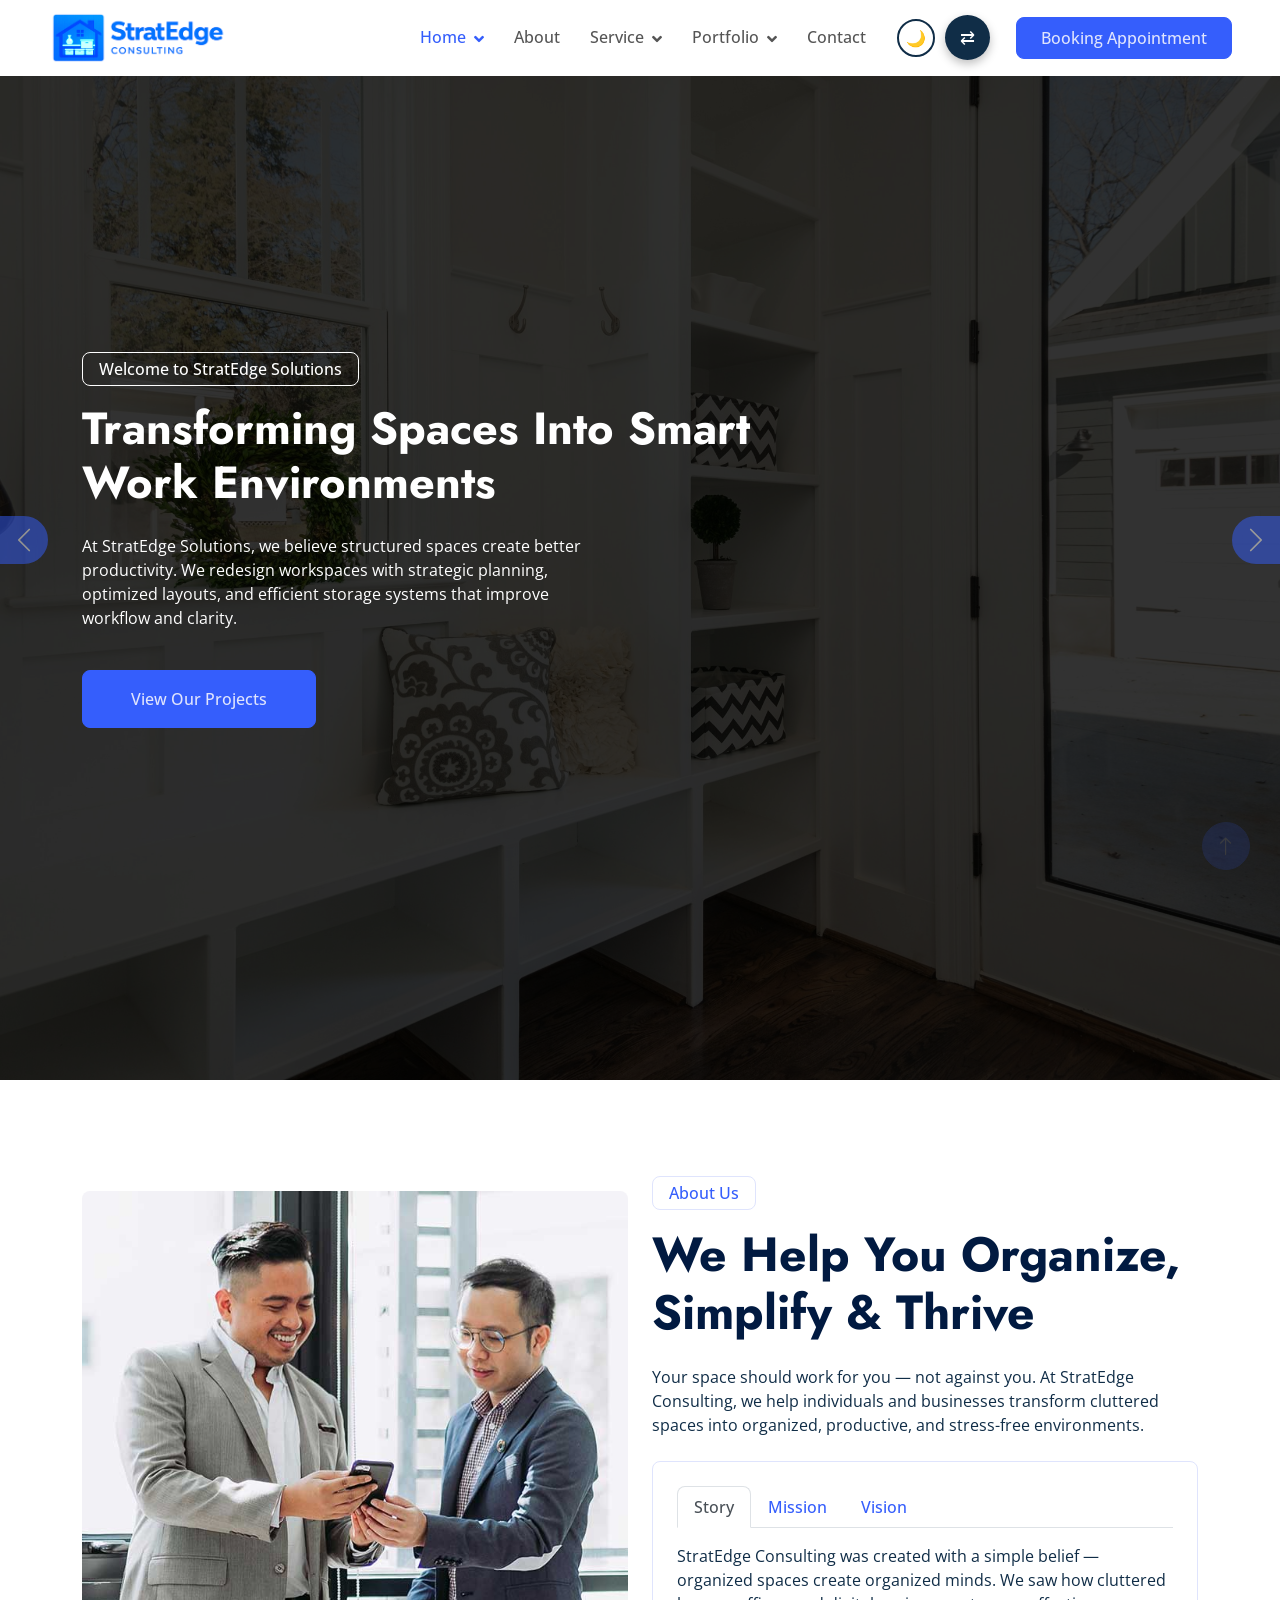
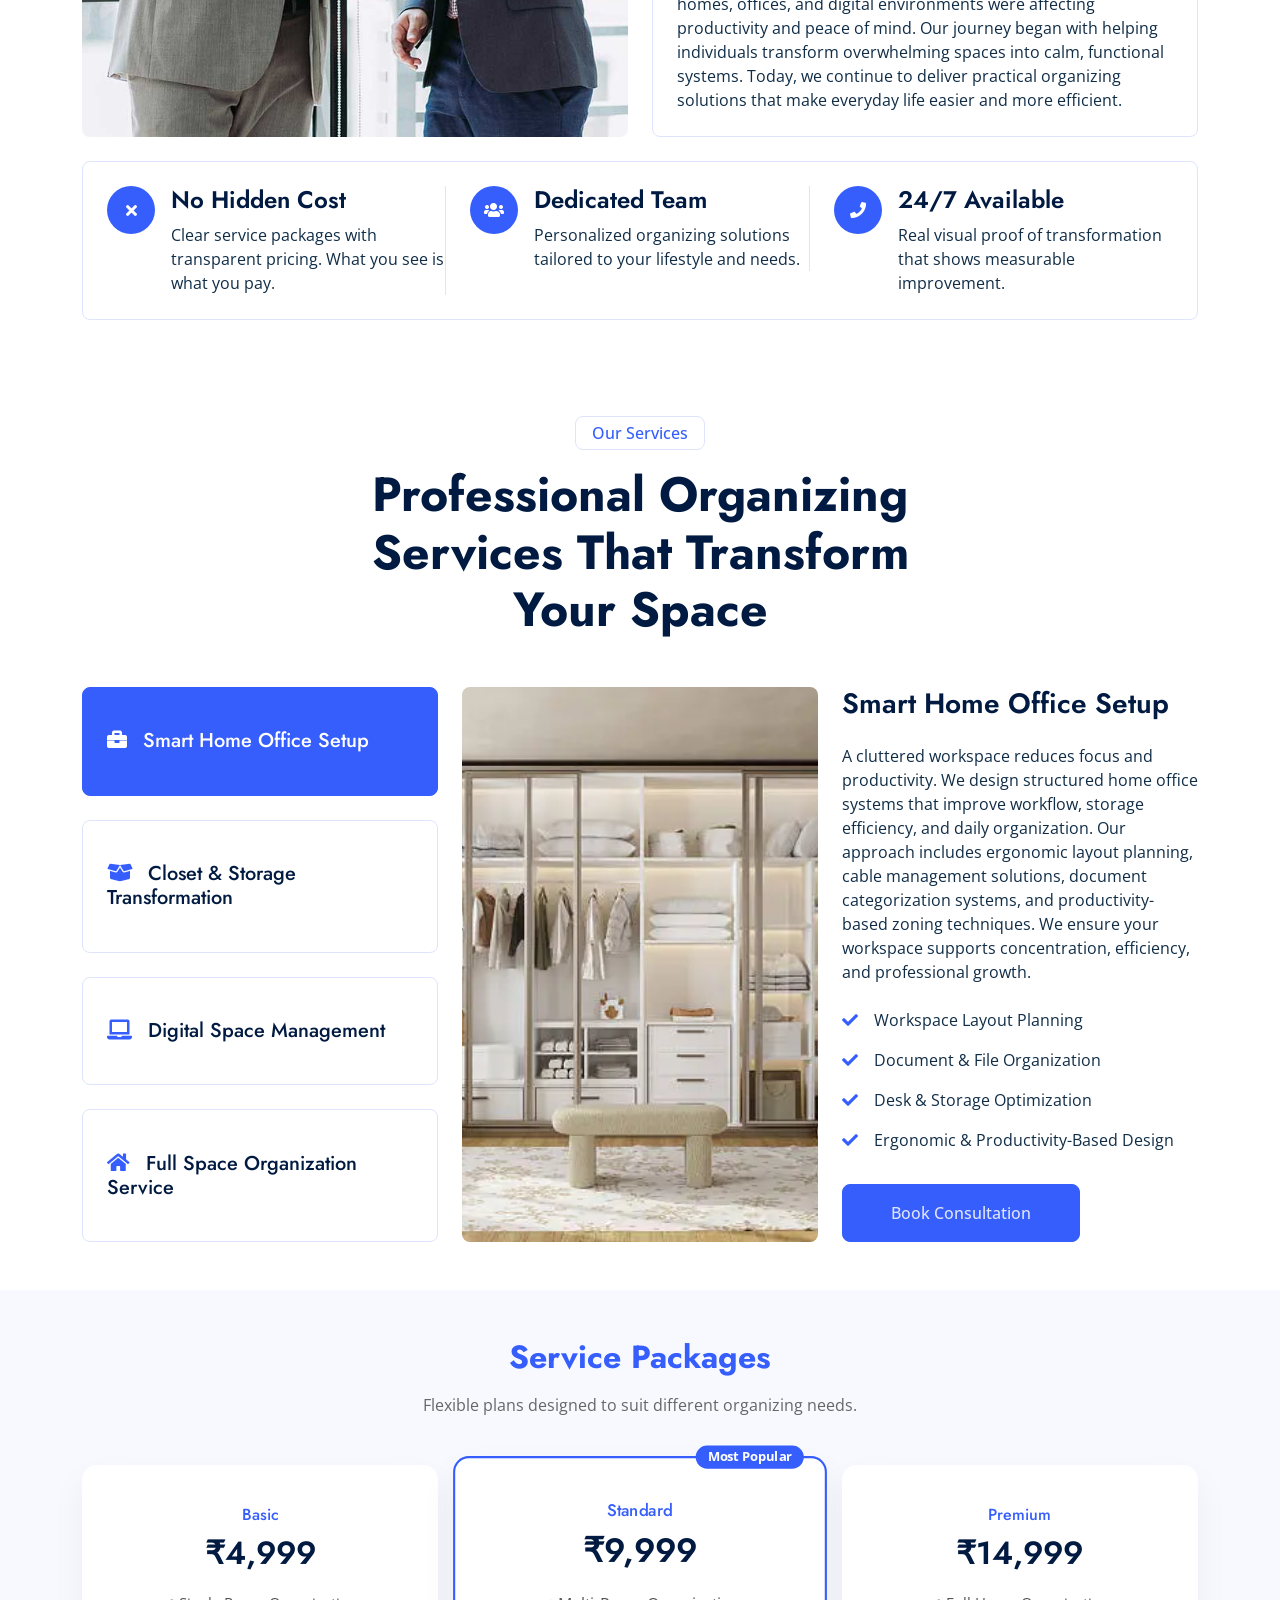
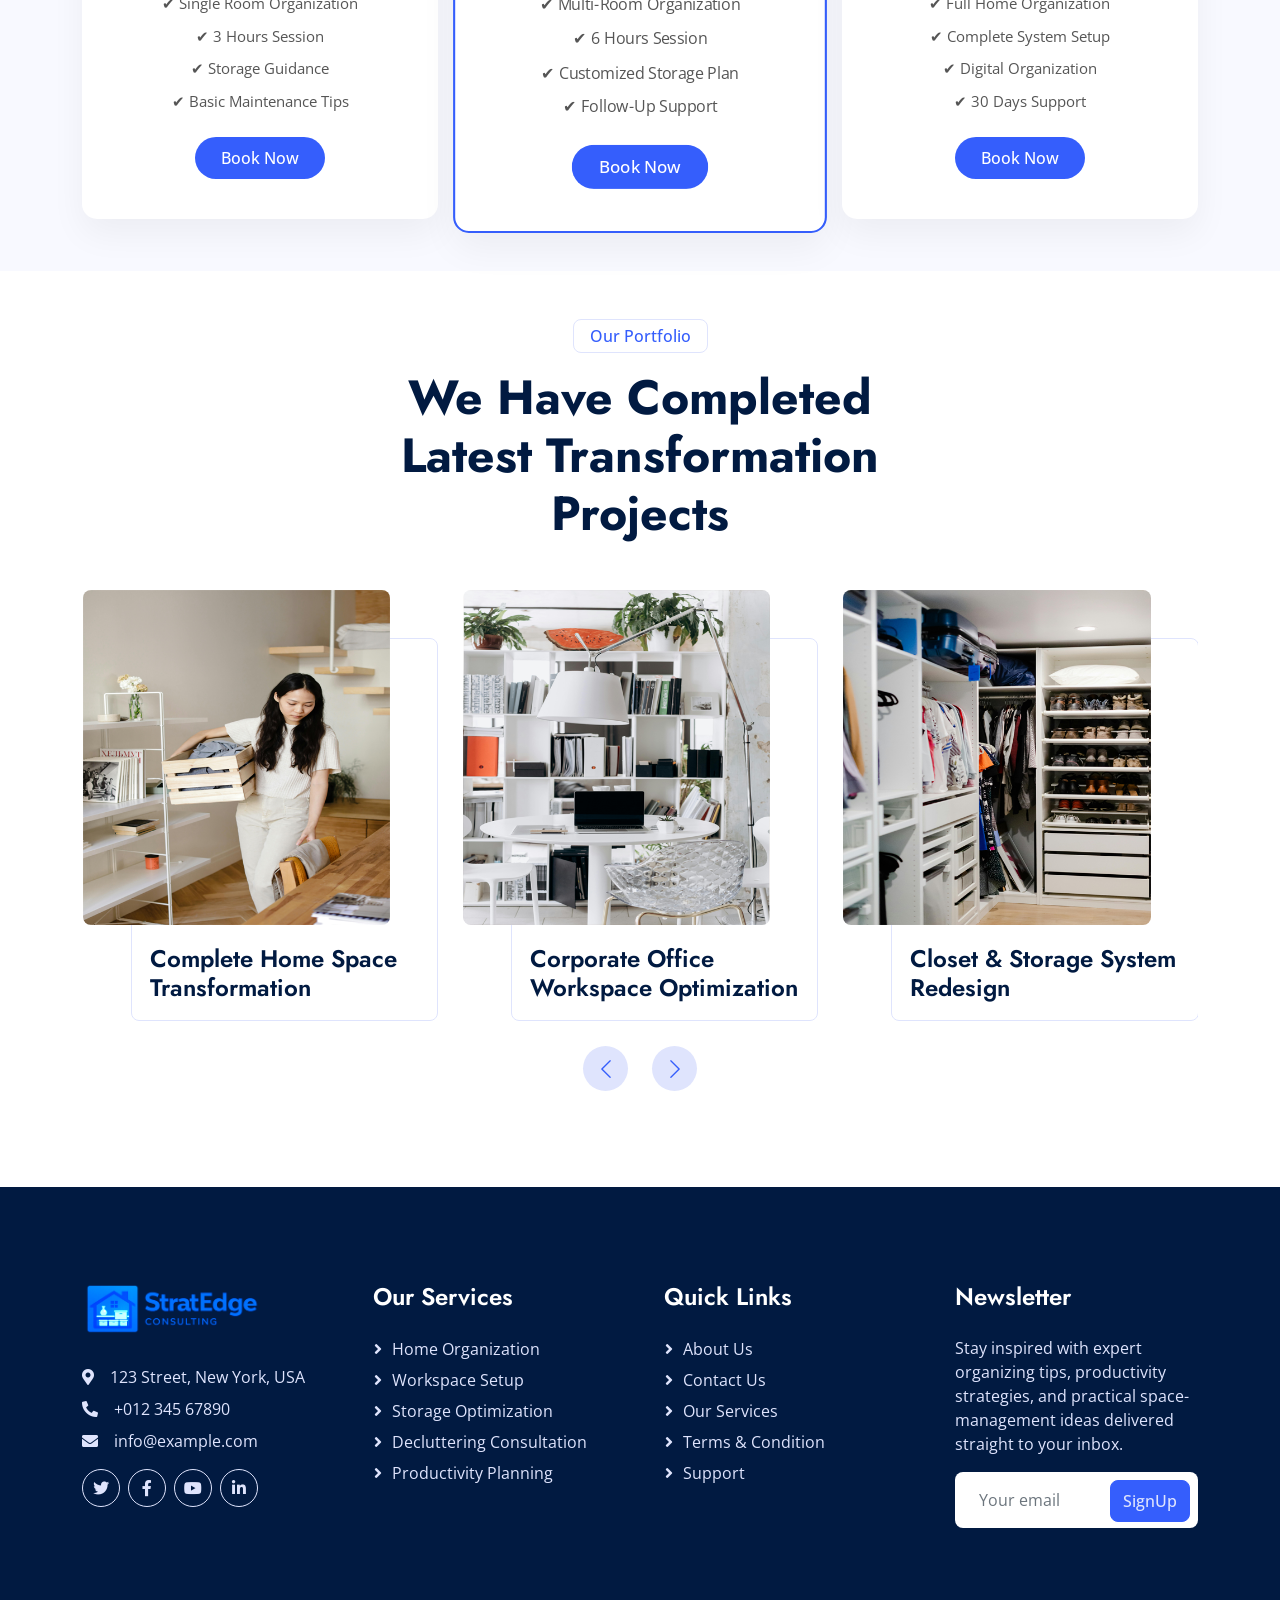
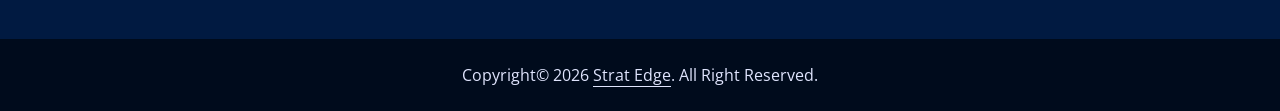
<file: index.html>
<!DOCTYPE html>
<html lang="en">

<head>
    <meta charset="utf-8">
    <title>StratEdge Consulting</title>
    <meta content="width=device-width, initial-scale=1.0" name="viewport">
    <meta content="" name="keywords">
    <meta content="" name="description">

    <!-- Favicon -->
    <link href="img/favicon.ico" rel="icon">

    <!-- Google Web Fonts -->
    <link rel="preconnect" href="https://fonts.googleapis.com">
    <link rel="preconnect" href="https://fonts.gstatic.com" crossorigin>
    <link href="https://fonts.googleapis.com/css2?family=Jost:wght@500;600;700&family=Open+Sans:wght@400;500&display=swap" rel="stylesheet">  

    <!-- Icon Font Stylesheet -->
    <link href="https://cdnjs.cloudflare.com/ajax/libs/font-awesome/5.10.0/css/all.min.css" rel="stylesheet">
    <link href="https://cdn.jsdelivr.net/npm/bootstrap-icons@1.4.1/font/bootstrap-icons.css" rel="stylesheet">

    <!-- Libraries Stylesheet -->
    <link href="lib/animate/animate.min.css" rel="stylesheet">
    <link href="lib/owlcarousel/assets/owl.carousel.min.css" rel="stylesheet">

    <!-- Customized Bootstrap Stylesheet -->
    <link href="css/bootstrap.min.css" rel="stylesheet">

    <!-- Template Stylesheet -->
    <link href="css/style.css" rel="stylesheet">
</head>

<body>
    <!-- Spinner Start -->
    <div id="spinner" class="show bg-white position-fixed translate-middle w-100 vh-100 top-50 start-50 d-flex align-items-center justify-content-center">
        <div class="spinner-border text-primary" role="status" style="width: 3rem; height: 3rem;"></div>
    </div>
    <!-- Spinner End -->


     <!-- Navbar Start -->
    <div class="container-fluid fixed-top px-0 wow fadeIn" data-wow-delay="0.1s">
        <div class="top-bar row gx-0 align-items-center d-none d-lg-flex">
            <div class="col-lg-6 px-5 text-start">
                <small><i class="fa fa-map-marker-alt text-primary me-2"></i>123 Street, New York, USA</small>
                <small class="ms-4"><i class="fa fa-clock text-primary me-2"></i>9.00 am - 9.00 pm</small>
            </div>
            <div class="col-lg-6 px-5 text-end">
                <small><i class="fa fa-envelope text-primary me-2"></i>info@example.com</small>
                <small class="ms-4"><i class="fa fa-phone-alt text-primary me-2"></i>+012 345 6789</small>
            </div>
        </div>

        <nav class="navbar navbar-expand-lg navbar-light py-lg-0 px-lg-5">
            <a href="index.html" class="navbar-brand ms-4 ms-lg-0">
                <img src="img/consulting-logo.png">
            </a>
            <button type="button" class="navbar-toggler me-4" data-bs-toggle="collapse" data-bs-target="#navbarCollapse">
                <span class="navbar-toggler-icon"></span>
            </button>
            <div class="collapse navbar-collapse" id="navbarCollapse">
    <div class="navbar-nav ms-auto p-4 p-lg-0">

        <div class="nav-item dropdown">
            <a href="#" class="nav-link dropdown-toggle active" data-bs-toggle="dropdown" aria-expanded="false">Home</a>
            <div class="dropdown-menu border-light m-0">
                <a href="index.html" class="dropdown-item active">Home1</a>
                <a href="home2.html" class="dropdown-item">Home2</a>
            </div>
        </div>
        <a href="about.html" class="nav-item nav-link">About</a>

        <!-- Services Dropdown Start -->
         <div class="nav-item dropdown">
            <a href="#" class="nav-link dropdown-toggle" data-bs-toggle="dropdown" aria-expanded="false">Service</a>
            <div class="dropdown-menu border-light m-0">
                <a href="service.html" class="dropdown-item">Service</a>
                <a href="service-details.html" class="dropdown-item">Service Details</a>
            </div>
        </div>
        <!-- Services Dropdown End -->

         <div class="nav-item dropdown">
            <a href="#" class="nav-link dropdown-toggle" data-bs-toggle="dropdown" aria-expanded="false">Portfolio</a>
            <div class="dropdown-menu border-light m-0">
                <a href="project.html" class="dropdown-item">Portfolio</a>
                <a href="project-details.html" class="dropdown-item">Portfolio Details</a>
            </div>
        </div>
        <a href="contact.html" class="nav-item nav-link">Contact</a>

        <div class="d-flex align-items-center ms-lg-3">
            <button id="theme-toggle" class="theme-btn" aria-label="Toggle theme">🌙</button>
            <button id="rtl-toggle" class="rtl-btn" aria-label="Toggle RTL">⇄</button>
            <a href="booking.html" class="logintopbtn btn btn-primary py-2 px-4 ms-3 d-lg-block">
                Booking Appointment
            </a>
        </div>

    </div>
</div>
        </nav>
    </div>
    <!-- Navbar End -->


    <!-- Carousel Start -->
    <div class="container-fluid p-0 mb-5 wow fadeIn" data-wow-delay="0.1s">
    <div id="header-carousel" class="carousel slide carousel-fade" data-bs-ride="carousel">
        <div class="carousel-inner">

            <!-- Slide 1 -->
            <div class="carousel-item active">
                <img class="w-100" src="img/bg-pages.jpg" alt="Workspace Transformation">
                <div class="carousel-caption">
                    <div class="container">
                        <div class="row justify-content-start">
                            <div class="col-lg-8">

                                <p class="d-inline-block border border-white rounded text-primary fw-semi-bold py-1 px-3 animated slideInDown">
                                    Welcome to StratEdge Solutions
                                </p>

                                <h1 class="display-1 mb-4 animated slideInDown">
                                    Transforming Spaces Into Smart Work Environments
                                </h1>

                                <p class="mb-3 ban-text">
                                    At StratEdge Solutions, we believe structured spaces create better productivity. 
                                    We redesign workspaces with strategic planning, optimized layouts, and efficient 
                                    storage systems that improve workflow and clarity.
                                </p>

                                <a href="projects.html" class="btn btn-primary py-3 px-5 animated slideInDown">
                                    View Our Projects
                                </a>

                            </div>
                        </div>
                    </div>
                </div>
            </div>

            <!-- Slide 2 -->
            <div class="carousel-item">
                <img class="w-100" src="img/off1-1.jpg" alt="Office Organization">
                <div class="carousel-caption">
                    <div class="container">
                        <div class="row justify-content-start">
                            <div class="col-lg-7">

                                <p class="d-inline-block border border-white rounded text-primary fw-semi-bold py-1 px-3 animated slideInDown">
                                    Smart Planning • Clean Execution • Lasting Impact
                                </p>

                                <h1 class="display-1 mb-4 animated slideInDown">
                                    Organized Spaces Elevated Performance
                                </h1>

                                <p class="mb-3 ban-text">
                                    From cluttered environments to structured systems, we create customized 
                                    transformation strategies tailored to your space. Our solutions focus on 
                                    functionality, aesthetics, and long-term efficiency.
                                </p>

                                <a href="contact.html" class="btn btn-primary py-3 px-5 animated slideInDown">
                                    Get Started
                                </a>

                            </div>
                        </div>
                    </div>
                </div>
            </div>

        </div>

        <!-- Controls -->
        <button class="carousel-control-prev" type="button" data-bs-target="#header-carousel" data-bs-slide="prev">
            <span class="carousel-control-prev-icon"></span>
        </button>

        <button class="carousel-control-next" type="button" data-bs-target="#header-carousel" data-bs-slide="next">
            <span class="carousel-control-next-icon"></span>
        </button>

    </div>
</div>
    <!-- Carousel End -->


    <!-- About Start -->
    <div class="container-xxl py-5 home-about">
        <div class="container">
            <div class="row g-4 align-items-end mb-4">
                <div class="col-lg-6 wow fadeInUp" data-wow-delay="0.1s">
                    <img class="img-fluid rounded" src="img/about.jpg">
                </div>
                <div class="col-lg-6 wow fadeInUp" data-wow-delay="0.3s">
                    <p class="d-inline-block border rounded text-primary fw-semi-bold py-1 px-3">About Us</p>
                    <h1 class="display-5 mb-4">We Help You Organize, Simplify & Thrive</h1>
                    <p class="mb-4">Your space should work for you — not against you. At StratEdge Consulting, we help individuals and businesses transform cluttered spaces into organized, productive, and stress-free environments.</p>
                    <div class="border rounded p-4">
                        <nav>
                            <div class="nav nav-tabs mb-3" id="nav-tab" role="tablist">
                                <button class="nav-link fw-semi-bold active" id="nav-story-tab" data-bs-toggle="tab" data-bs-target="#nav-story" type="button" role="tab" aria-controls="nav-story" aria-selected="true">Story</button>
                                <button class="nav-link fw-semi-bold" id="nav-mission-tab" data-bs-toggle="tab" data-bs-target="#nav-mission" type="button" role="tab" aria-controls="nav-mission" aria-selected="false">Mission</button>
                                <button class="nav-link fw-semi-bold" id="nav-vision-tab" data-bs-toggle="tab" data-bs-target="#nav-vision" type="button" role="tab" aria-controls="nav-vision" aria-selected="false">Vision</button>
                            </div>
                        </nav>
                        <div class="tab-content" id="nav-tabContent">
                            <div class="tab-pane fade show active" id="nav-story" role="tabpanel" aria-labelledby="nav-story-tab">
                                
                                <p class="mb-0">StratEdge Consulting was created with a simple belief — organized spaces create organized minds. We saw how cluttered homes, offices, and digital environments were affecting productivity and peace of mind. Our journey began with helping individuals transform overwhelming spaces into calm, functional systems. Today, we continue to deliver practical organizing solutions that make everyday life easier and more efficient.</p>
                            </div>
                            <div class="tab-pane fade" id="nav-mission" role="tabpanel" aria-labelledby="nav-mission-tab">
                               
                                <p class="mb-0">Our mission is to provide structured, sustainable, and personalized organizing solutions for homes and businesses. We aim to simplify spaces through clear systems that save time, reduce stress, and improve productivity. By combining strategy with practical implementation, we ensure every client experiences measurable transformation and long-term results.</p>
                            </div>
                            <div class="tab-pane fade" id="nav-vision" role="tabpanel" aria-labelledby="nav-vision-tab">
                                
                                <p class="mb-0">Our vision is to become a trusted organizing partner known for clarity, professionalism, and impactful results. We strive to empower individuals and businesses to thrive in well-structured environments. Through innovation, consistency, and client-focused service, we aim to redefine how organization supports success and growth.</p>
                            </div>
                        </div>
                    </div>
                </div>
            </div>
            <div class="border rounded p-4 wow fadeInUp" data-wow-delay="0.1s">
                <div class="row g-4">
                    <div class="col-lg-4 wow fadeIn" data-wow-delay="0.1s">
                        <div class="h-100">
                            <div class="d-flex">
                                <div class="flex-shrink-0 btn-lg-square rounded-circle bg-primary">
                                    <i class="fa fa-times text-white"></i>
                                </div>
                                <div class="ps-3">
                                    <h4>No Hidden Cost</h4>
                                    <span>Clear service packages with transparent pricing. What you see is what you pay.</span>
                                </div>
                                <div class="border-end d-none d-lg-block"></div>
                            </div>
                            <div class="border-bottom mt-4 d-block d-lg-none"></div>
                        </div>
                    </div>
                    <div class="col-lg-4 wow fadeIn" data-wow-delay="0.3s">
                        <div class="h-100">
                            <div class="d-flex">
                                <div class="flex-shrink-0 btn-lg-square rounded-circle bg-primary">
                                    <i class="fa fa-users text-white"></i>
                                </div>
                                <div class="ps-3">
                                    <h4>Dedicated Team</h4>
                                    <span>Personalized organizing solutions tailored to your lifestyle and needs.</span>
                                </div>
                                <div class="border-end d-none d-lg-block"></div>
                            </div>
                            <div class="border-bottom mt-4 d-block d-lg-none"></div>
                        </div>
                    </div>
                    <div class="col-lg-4 wow fadeIn" data-wow-delay="0.5s">
                        <div class="h-100">
                            <div class="d-flex">
                                <div class="flex-shrink-0 btn-lg-square rounded-circle bg-primary">
                                    <i class="fa fa-phone text-white"></i>
                                </div>
                                <div class="ps-3">
                                    <h4>24/7 Available</h4>
                                    <span>Real visual proof of transformation that shows measurable improvement.</span>
                                </div>
                            </div>
                        </div>
                    </div>
                </div>
            </div>
        </div>
    </div>
    <!-- About End -->


   <!-- Service Start -->
<div class="container-xxl service py-5">
    <div class="container">
        <div class="text-center mx-auto wow fadeInUp" data-wow-delay="0.1s" style="max-width: 600px;">
            <p class="d-inline-block border rounded text-primary fw-semi-bold py-1 px-3">Our Services</p>
            <h1 class="display-5 mb-5">Professional Organizing Services That Transform Your Space</h1>
        </div>
        <div class="row g-4 wow fadeInUp" data-wow-delay="0.3s">
            <div class="col-lg-4">
                <div class="nav nav-pills d-flex justify-content-between w-100 h-100 me-4">
                    <button class="nav-link w-100 d-flex align-items-center text-start border p-4 mb-4 active" data-bs-toggle="pill" data-bs-target="#tab-pane-1" type="button">
                        <h5 class="m-0"><i class="fa fa-briefcase text-primary me-3"></i>Smart Home Office Setup</h5>
                    </button>
                    <button class="nav-link w-100 d-flex align-items-center text-start border p-4 mb-4" data-bs-toggle="pill" data-bs-target="#tab-pane-2" type="button">
                        <h5 class="m-0"><i class="fa fa-box-open text-primary me-3"></i>Closet & Storage Transformation</h5>
                    </button>
                    <button class="nav-link w-100 d-flex align-items-center text-start border p-4 mb-4" data-bs-toggle="pill" data-bs-target="#tab-pane-3" type="button">
                        <h5 class="m-0"><i class="fa fa-laptop text-primary me-3"></i>Digital Space Management</h5>
                    </button>
                    <button class="nav-link w-100 d-flex align-items-center text-start border p-4 mb-0" data-bs-toggle="pill" data-bs-target="#tab-pane-4" type="button">
                        <h5 class="m-0"><i class="fa fa-home text-primary me-3"></i>Full Space Organization Service</h5>
                    </button>
                </div>
            </div>

            <div class="col-lg-8">
                <div class="tab-content w-100">

                    <!-- TAB 1 -->
                    <div class="tab-pane fade show active" id="tab-pane-1">
                        <div class="row g-4">
                            <div class="col-md-6" style="min-height: 350px;">
                                <div class="position-relative h-100">
                                    <img class="position-absolute rounded w-100 h-100" src="img/clo1-1.webp" style="object-fit: cover;" alt="">
                                </div>
                            </div>
                            <div class="col-md-6">
                                <h3 class="mb-4">Smart Home Office Setup</h3>
                                <p class="mb-4">
                                    A cluttered workspace reduces focus and productivity. We design structured home 
                                    office systems that improve workflow, storage efficiency, and daily organization. 
                                    Our approach includes ergonomic layout planning, cable management solutions, 
                                    document categorization systems, and productivity-based zoning techniques. 
                                    We ensure your workspace supports concentration, efficiency, and professional growth.
                                </p>
                                <p><i class="fa fa-check text-primary me-3"></i>Workspace Layout Planning</p>
                                <p><i class="fa fa-check text-primary me-3"></i>Document & File Organization</p>
                                <p><i class="fa fa-check text-primary me-3"></i>Desk & Storage Optimization</p>
                                <p><i class="fa fa-check text-primary me-3"></i>Ergonomic & Productivity-Based Design</p>
                                <a href="#" class="btn btn-primary py-3 px-5 mt-3">Book Consultation</a>
                            </div>
                        </div>
                    </div>

                    <!-- TAB 2 -->
                    <div class="tab-pane fade" id="tab-pane-2">
                        <div class="row g-4">
                            <div class="col-md-6" style="min-height: 350px;">
                                <div class="position-relative h-100">
                                    <img class="position-absolute rounded w-100 h-100" src="img/clo2-2.webp" style="object-fit: cover;" alt="">
                                </div>
                            </div>
                            <div class="col-md-6">
                                <h3 class="mb-4">Closet & Storage Transformation</h3>
                                <p class="mb-4">
                                    Overfilled closets and unorganized storage spaces create daily stress. We transform 
                                    your closet into a functional, easy-to-maintain system using smart categorization, 
                                    vertical space utilization, custom storage planning, and labeling strategies. 
                                    Our solutions are tailored to your lifestyle for long-term sustainability.
                                </p>
                                <p><i class="fa fa-check text-primary me-3"></i>Wardrobe Categorization</p>
                                <p><i class="fa fa-check text-primary me-3"></i>Storage System Setup</p>
                                <p><i class="fa fa-check text-primary me-3"></i>Space Maximization Techniques</p>
                                <p><i class="fa fa-check text-primary me-3"></i>Custom Storage Planning Solutions</p>
                                <a href="#" class="btn btn-primary py-3 px-5 mt-3">View Details</a>
                            </div>
                        </div>
                    </div>

                    <!-- TAB 3 -->
                    <div class="tab-pane fade" id="tab-pane-3">
                        <div class="row g-4">
                            <div class="col-md-6" style="min-height: 350px;">
                                <div class="position-relative h-100">
                                    <img class="position-absolute rounded w-100 h-100" src="img/clo3-3.jpg" style="object-fit: cover;" alt="">
                                </div>
                            </div>
                            <div class="col-md-6">
                                <h3 class="mb-4">Digital Space Management</h3>
                                <p class="mb-4">
                                    Digital clutter can be just as overwhelming as physical clutter. We organize your 
                                    files, emails, cloud platforms, and shared drives into structured systems designed 
                                    for easy access and long-term efficiency. Our digital organization improves workflow, 
                                    data accessibility, and productivity.
                                </p>
                                <p><i class="fa fa-check text-primary me-3"></i>File & Folder Structuring</p>
                                <p><i class="fa fa-check text-primary me-3"></i>Email Cleanup System</p>
                                <p><i class="fa fa-check text-primary me-3"></i>Cloud Storage Organization</p>
                                <p><i class="fa fa-check text-primary me-3"></i>Workflow Automation Structuring</p>
                                <a href="#" class="btn btn-primary py-3 px-5 mt-3">Explore Service</a>
                            </div>
                        </div>
                    </div>

                    <!-- TAB 4 -->
                    <div class="tab-pane fade" id="tab-pane-4">
                        <div class="row g-4">
                            <div class="col-md-6" style="min-height: 350px;">
                                <div class="position-relative h-100">
                                    <img class="position-absolute rounded w-100 h-100" src="img/port4-4.jpg" style="object-fit: cover;" alt="">
                                </div>
                            </div>
                            <div class="col-md-6">
                                <h3 class="mb-4">Full Space Organization Service</h3>
                                <p class="mb-4">
                                    Whether it's a single room or your entire home, we provide complete space 
                                    transformation services. From initial assessment and decluttering to system 
                                    implementation and maintenance planning, we create structured environments 
                                    that maximize space and improve everyday functionality.
                                </p>
                                <p><i class="fa fa-check text-primary me-3"></i>Complete Home Decluttering</p>
                                <p><i class="fa fa-check text-primary me-3"></i>Room-by-Room Organization</p>
                                <p><i class="fa fa-check text-primary me-3"></i>Maintenance Strategy Planning</p>
                                <p><i class="fa fa-check text-primary me-3"></i>Long-Term Maintenance Strategy</p>
                                <a href="#" class="btn btn-primary py-3 px-5 mt-3">Get Started</a>
                            </div>
                        </div>
                    </div>

                </div>
            </div>
        </div>
    </div>
</div>
<!-- Service End -->
     <section class="pricing-section py-5">
  <div class="container text-center">
    <h2 class="section-title mb-3">Service Packages</h2>
    <p class="section-subtitle mb-5">
      Flexible plans designed to suit different organizing needs.
    </p>

    <div class="row g-4 justify-content-center">

      <!-- Basic Plan -->
      <div class="col-lg-4 col-md-6">
        <div class="pricing-card">
          <h6 class="plan-type">Basic</h6>
          <h3 class="price">₹4,999</h3>
          <ul class="pricing-list">
            <li>✔ Single Room Organization</li>
            <li>✔ 3 Hours Session</li>
            <li>✔ Storage Guidance</li>
            <li>✔ Basic Maintenance Tips</li>
          </ul>
          <a href="#" class="btn pricing-btn">Book Now</a>
        </div>
      </div>

      <!-- Standard Plan (Featured) -->
      <div class="col-lg-4 col-md-6">
        <div class="pricing-card featured">
          <div class="badge">Most Popular</div>
          <h6 class="plan-type">Standard</h6>
          <h3 class="price">₹9,999</h3>
          <ul class="pricing-list">
            <li>✔ Multi-Room Organization</li>
            <li>✔ 6 Hours Session</li>
            <li>✔ Customized Storage Plan</li>
            <li>✔ Follow-Up Support</li>
          </ul>
          <a href="#" class="btn pricing-btn">Book Now</a>
        </div>
      </div>

      <!-- Premium Plan -->
      <div class="col-lg-4 col-md-6">
        <div class="pricing-card">
          <h6 class="plan-type">Premium</h6>
          <h3 class="price">₹14,999</h3>
          <ul class="pricing-list">
            <li>✔ Full Home Organization</li>
            <li>✔ Complete System Setup</li>
            <li>✔ Digital Organization</li>
            <li>✔ 30 Days Support</li>
          </ul>
          <a href="#" class="btn pricing-btn">Book Now</a>
        </div>
      </div>

    </div>
  </div>
</section>


    <!-- Projects Start -->
    <div class="container-xxl py-5 home-pro">
    <div class="container">
        <div class="text-center mx-auto wow fadeInUp" data-wow-delay="0.1s" style="max-width: 600px;">
            <p class="d-inline-block border rounded text-primary fw-semi-bold py-1 px-3">Our Portfolio</p>
            <h1 class="display-5 mb-5">We Have Completed Latest Transformation Projects</h1>
        </div>
        <div class="owl-carousel project-carousel wow fadeInUp" data-wow-delay="0.3s">
            
            <div class="project-item pe-5">
                <div class="project-img mb-3">
                    <img class="img-fluid rounded" src="img/product2.png" alt="">
                    <a href=""><i class="fa fa-link fa-3x text-primary"></i></a>
                </div>
                <div class="project-title">
                    <h4 class="mb-0">Corporate Office Workspace Optimization</h4>
                </div>
            </div>

            <div class="project-item pe-5">
                <div class="project-img mb-3">
                    <img class="img-fluid rounded" src="img/product4.png" alt="">
                    <a href=""><i class="fa fa-link fa-3x text-primary"></i></a>
                </div>
                <div class="project-title">
                    <h4 class="mb-0">Closet & Storage System Redesign</h4>
                </div>
            </div>

            <div class="project-item pe-5">
                <div class="project-img mb-3">
                    <img class="img-fluid rounded" src="img/product3.png" alt="">
                    <a href=""><i class="fa fa-link fa-3x text-primary"></i></a>
                </div>
                <div class="project-title">
                    <h4 class="mb-0">Digital Workflow Organization Setup</h4>
                </div>
            </div>

            <div class="project-item pe-5">
                <div class="project-img mb-3">
                    <img class="img-fluid rounded" src="img/product1.png" alt="">
                    <a href=""><i class="fa fa-link fa-3x text-primary"></i></a>
                </div>
                <div class="project-title">
                    <h4 class="mb-0">Complete Home Space Transformation</h4>
                </div>
            </div>

        </div>
    </div>
</div>
    <!-- Projects End -->


    
   


    <!-- Footer Start -->
    <div class="container-fluid bg-dark text-light footer mt-5 py-5 wow fadeIn" data-wow-delay="0.1s">
        <div class="container py-5">
            <div class="row g-5">
                <div class="col-lg-3 col-md-6">
                    <a href="index.html" class="navbar-brand ms-4 ms-lg-0">
                <img src="img/consulting-logo.png">
            </a>
                    <p class="mb-2"><i class="fa fa-map-marker-alt me-3"></i>123 Street, New York, USA</p>
                    <p class="mb-2"><i class="fa fa-phone-alt me-3"></i>+012 345 67890</p>
                    <p class="mb-2"><i class="fa fa-envelope me-3"></i>info@example.com</p>
                    <div class="d-flex pt-2">
                        <a class="btn btn-square btn-outline-light rounded-circle me-2" href=""><i class="fab fa-twitter"></i></a>
                        <a class="btn btn-square btn-outline-light rounded-circle me-2" href=""><i class="fab fa-facebook-f"></i></a>
                        <a class="btn btn-square btn-outline-light rounded-circle me-2" href=""><i class="fab fa-youtube"></i></a>
                        <a class="btn btn-square btn-outline-light rounded-circle me-2" href=""><i class="fab fa-linkedin-in"></i></a>
                    </div>
                </div>
                <div class="col-lg-3 col-md-6">
    <h4 class="text-white mb-4">Our Services</h4>
    <a class="btn btn-link" href="">Home Organization</a>
    <a class="btn btn-link" href="">Workspace Setup</a>
    <a class="btn btn-link" href="">Storage Optimization</a>
    <a class="btn btn-link" href="">Decluttering Consultation</a>
    <a class="btn btn-link" href="">Productivity Planning</a>
</div>
                <div class="col-lg-3 col-md-6">
                    <h4 class="text-white mb-4">Quick Links</h4>
                    <a class="btn btn-link" href="">About Us</a>
                    <a class="btn btn-link" href="">Contact Us</a>
                    <a class="btn btn-link" href="">Our Services</a>
                    <a class="btn btn-link" href="">Terms & Condition</a>
                    <a class="btn btn-link" href="">Support</a>
                </div>
                <div class="col-lg-3 col-md-6">
                    <h4 class="text-white mb-4">Newsletter</h4>
                    <p>Stay inspired with expert organizing tips, productivity strategies, and practical space-management ideas delivered straight to your inbox.</p>
                    <div class="position-relative w-100">
                        <input class="form-control bg-white border-0 w-100 py-3 ps-4 pe-5" type="text" placeholder="Your email">
                        <button type="button" class="btn btn-primary py-2 position-absolute top-0 end-0 mt-2 me-2">SignUp</button>
                    </div>
                </div>
            </div>
        </div>
    </div>
    <!-- Footer End -->


    <!-- Copyright Start -->
    <div class="container-fluid copyright py-4">
        <div class="container">
            <div class="row">
                <div class="col-md-12 text-center  mb-3 mb-md-0">Copyright© 2026 <a class="border-bottom" href="#">Strat Edge</a>. All Right Reserved.
                </div>
                
            </div>
        </div>
    </div>
    <!-- Copyright End -->


    <!-- Back to Top -->
    <a href="#" class="btn btn-lg btn-primary btn-lg-square rounded-circle back-to-top"><i class="bi bi-arrow-up"></i></a>


    <!-- JavaScript Libraries -->
    <script src="https://code.jquery.com/jquery-3.4.1.min.js"></script>
    <script src="https://cdn.jsdelivr.net/npm/bootstrap@5.3.2/dist/js/bootstrap.bundle.min.js"></script>
    <script src="lib/wow/wow.min.js"></script>
    <script src="lib/easing/easing.min.js"></script>
    <script src="lib/waypoints/waypoints.min.js"></script>
    <script src="lib/owlcarousel/owl.carousel.min.js"></script>

    <!-- Template Javascript -->
    <script src="js/main.js"></script>

</body>


</html>
</file>
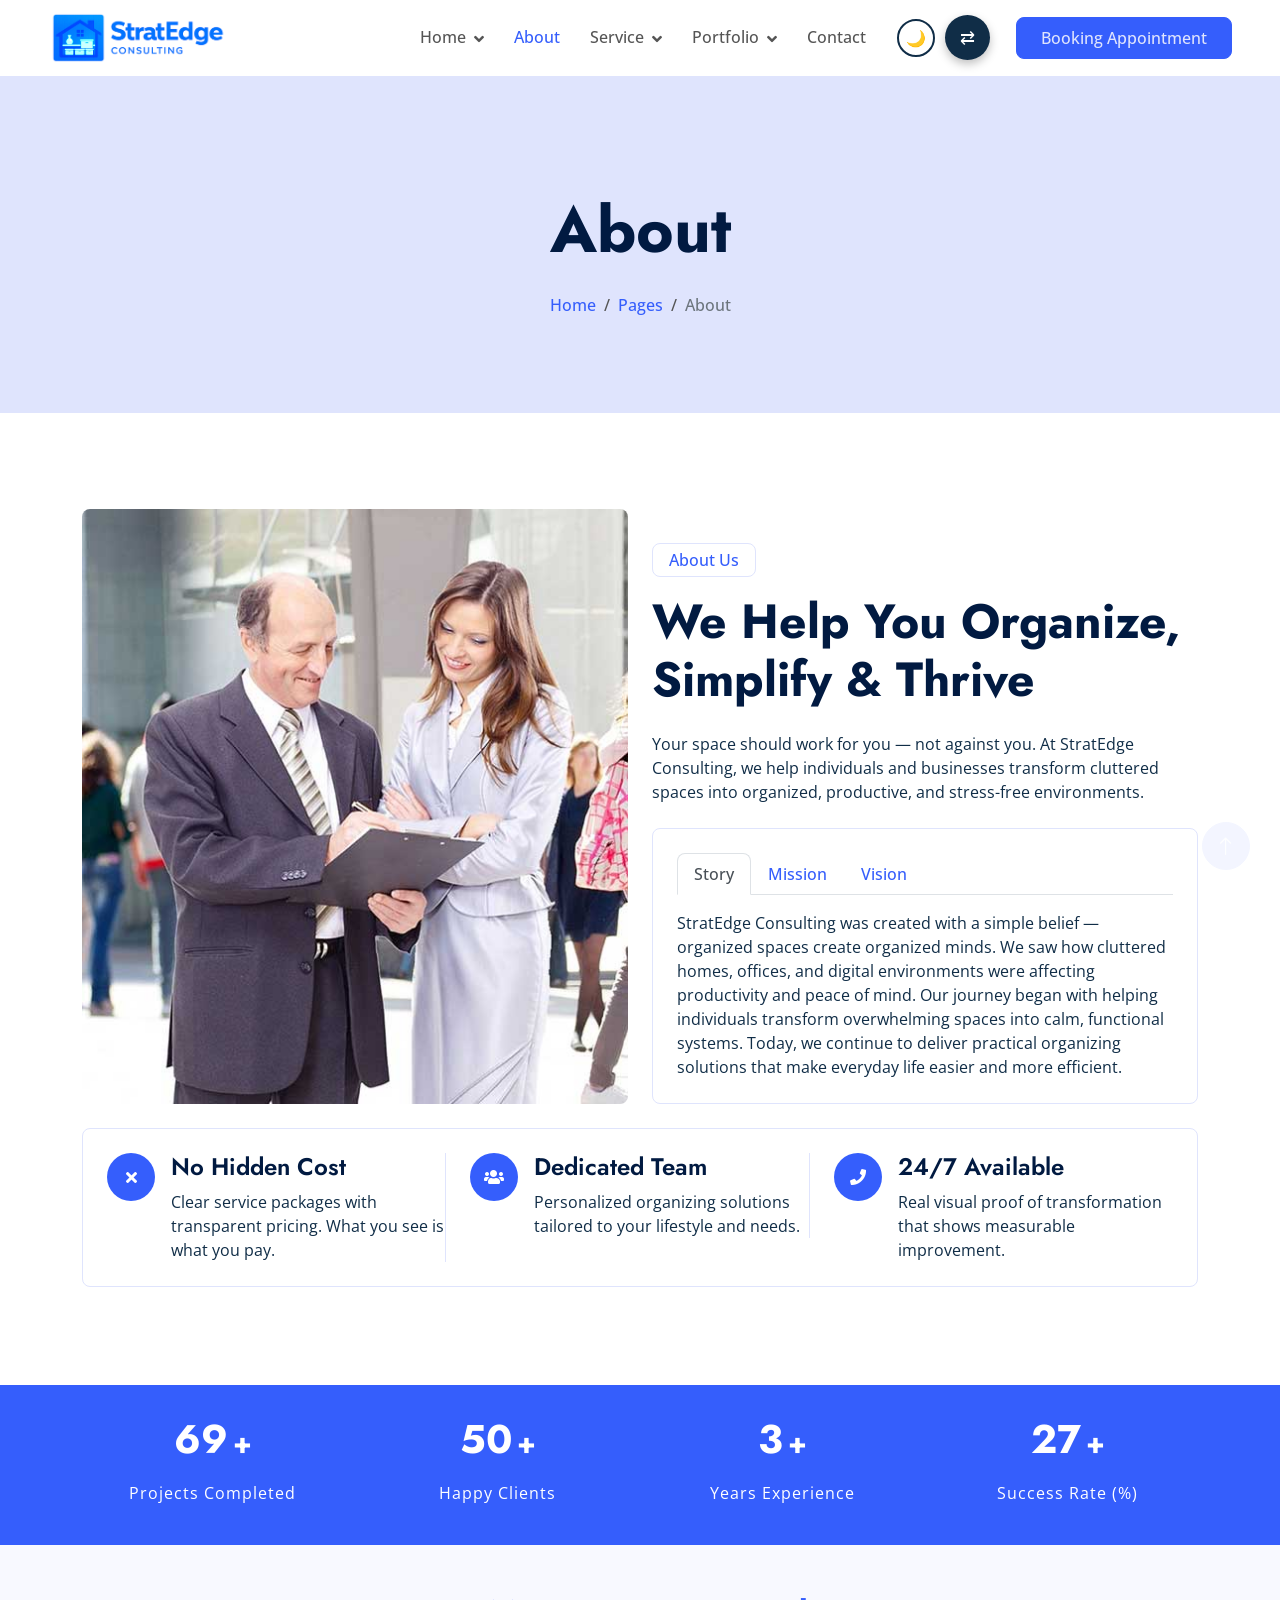
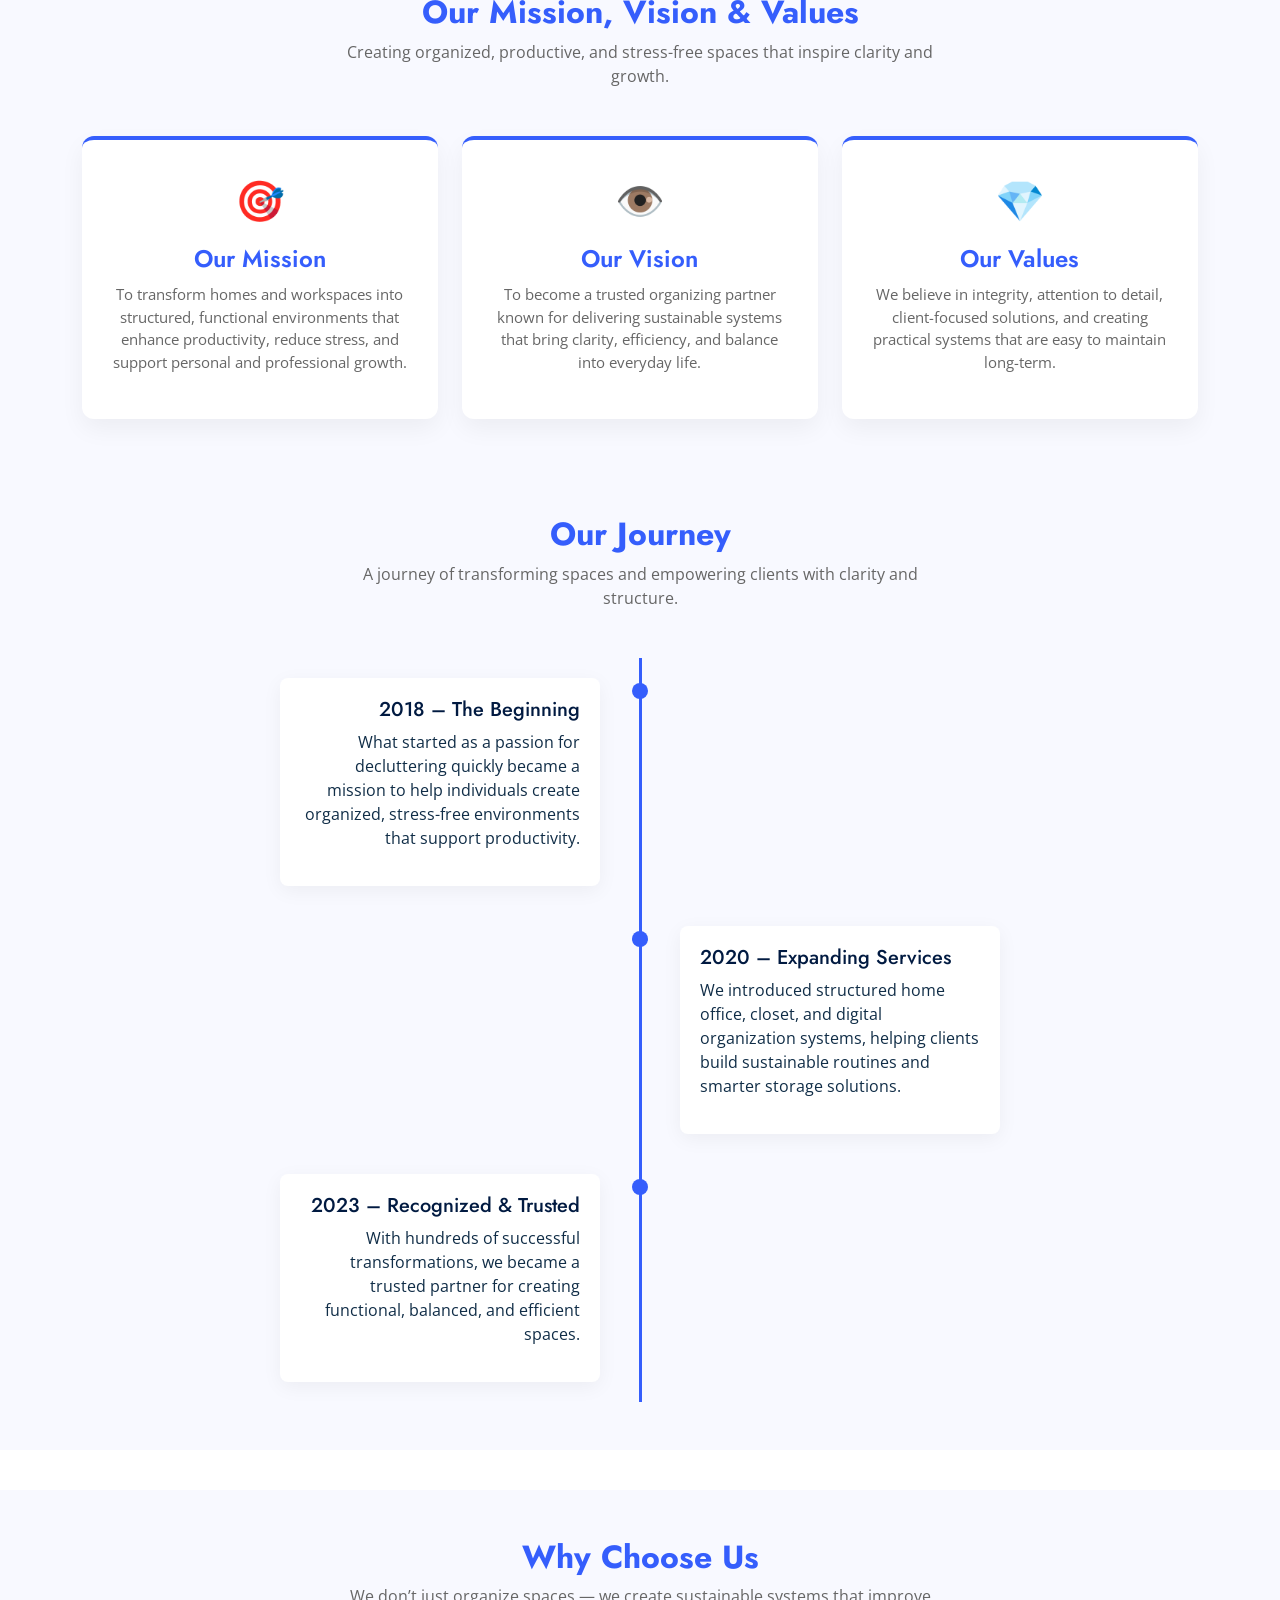
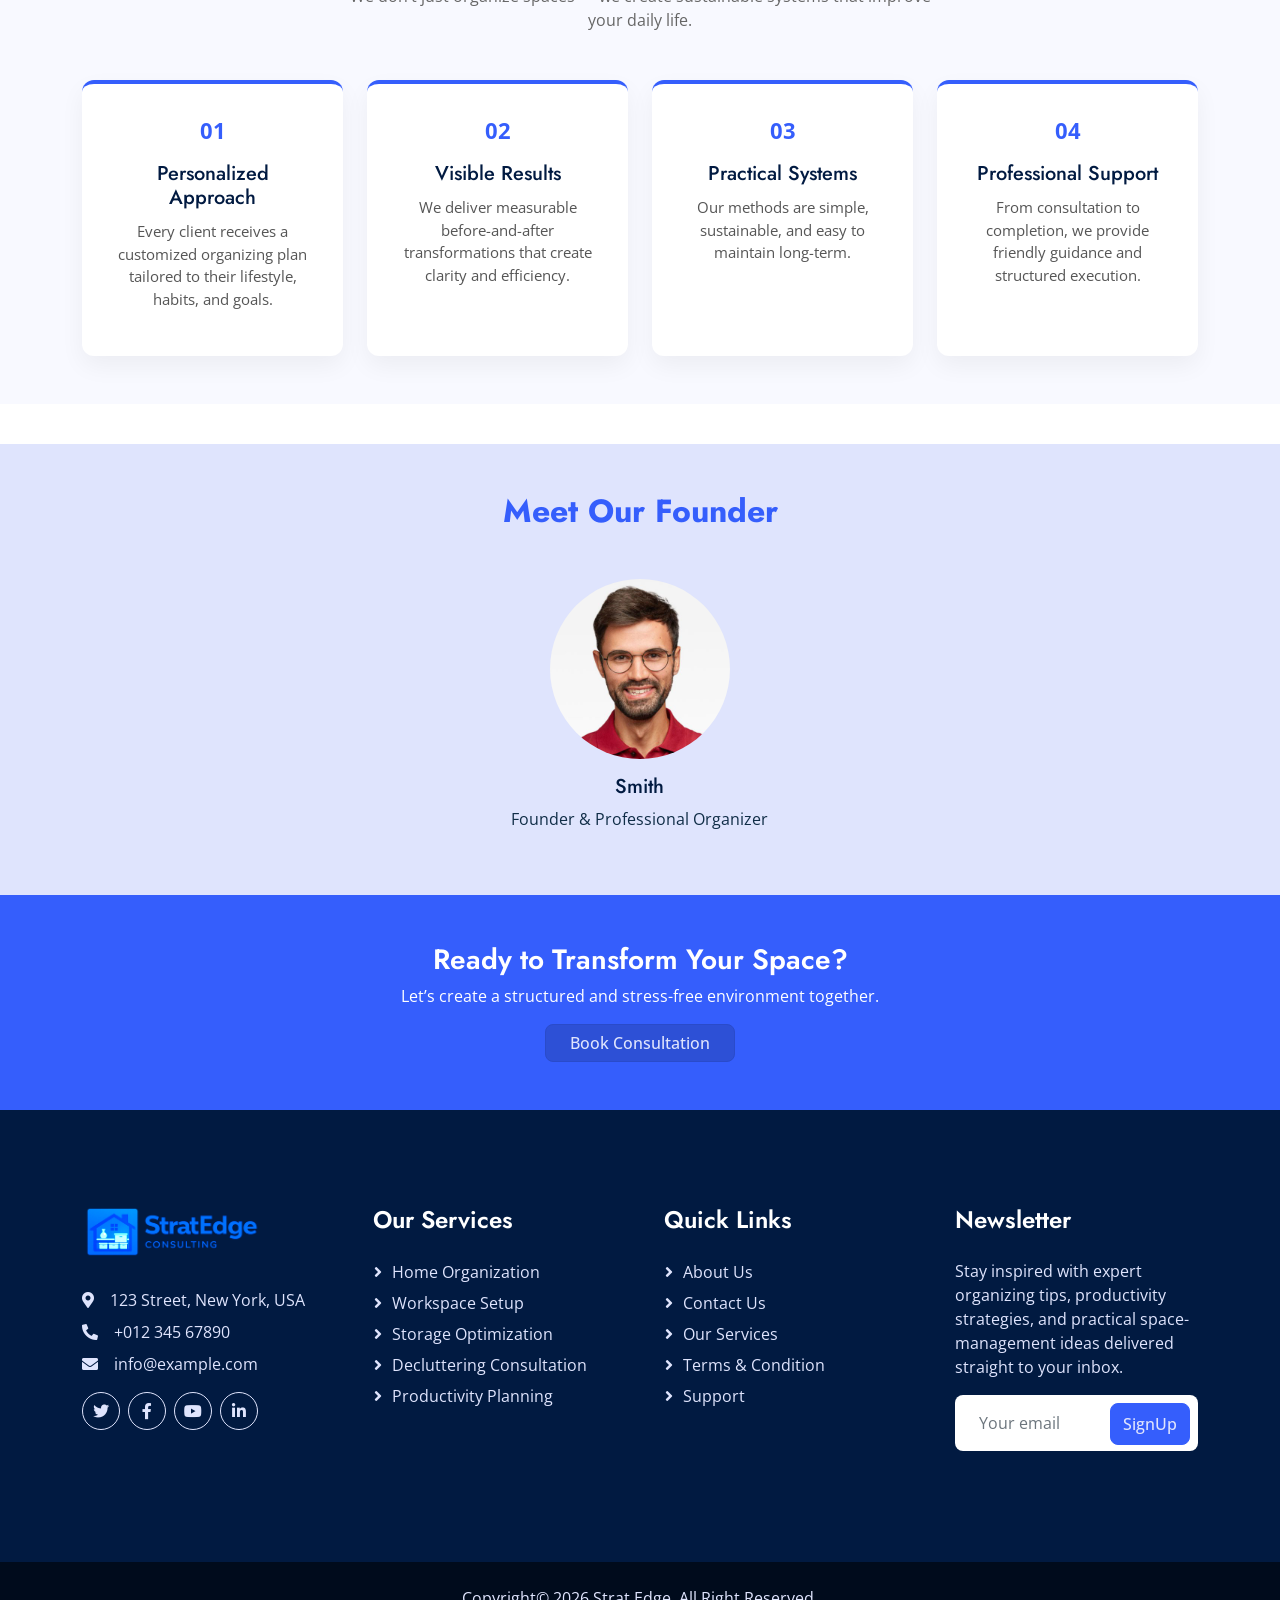
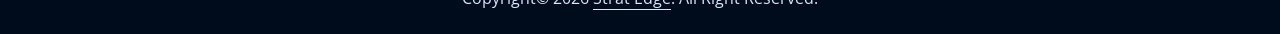
<file: about.html>
<!DOCTYPE html>
<html lang="en">

<head>
    <meta charset="utf-8">
    <title>StratEdge Consulting</title>
    <meta content="width=device-width, initial-scale=1.0" name="viewport">
    <meta content="" name="keywords">
    <meta content="" name="description">

    <!-- Favicon -->
    <link href="img/favicon.ico" rel="icon">

    <!-- Google Web Fonts -->
    <link rel="preconnect" href="https://fonts.googleapis.com">
    <link rel="preconnect" href="https://fonts.gstatic.com" crossorigin>
    <link href="https://fonts.googleapis.com/css2?family=Jost:wght@500;600;700&family=Open+Sans:wght@400;500&display=swap" rel="stylesheet">  

    <!-- Icon Font Stylesheet -->
    <link href="https://cdnjs.cloudflare.com/ajax/libs/font-awesome/5.10.0/css/all.min.css" rel="stylesheet">
    <link href="https://cdn.jsdelivr.net/npm/bootstrap-icons@1.4.1/font/bootstrap-icons.css" rel="stylesheet">

    <!-- Libraries Stylesheet -->
    <link href="lib/animate/animate.min.css" rel="stylesheet">
    <link href="lib/owlcarousel/assets/owl.carousel.min.css" rel="stylesheet">

    <!-- Customized Bootstrap Stylesheet -->
    <link href="css/bootstrap.min.css" rel="stylesheet">

    <!-- Template Stylesheet -->
    <link href="css/style.css" rel="stylesheet">
</head>

<body class="about-page">
    <!-- Spinner Start -->
    <div id="spinner" class="show bg-white position-fixed translate-middle w-100 vh-100 top-50 start-50 d-flex align-items-center justify-content-center">
        <div class="spinner-border text-primary" role="status" style="width: 3rem; height: 3rem;"></div>
    </div>
    <!-- Spinner End -->


    <!-- Navbar Start -->
    <div class="container-fluid fixed-top px-0 wow fadeIn" data-wow-delay="0.1s">
        <div class="top-bar row gx-0 align-items-center d-none d-lg-flex">
            <div class="col-lg-6 px-5 text-start">
                <small><i class="fa fa-map-marker-alt text-primary me-2"></i>123 Street, New York, USA</small>
                <small class="ms-4"><i class="fa fa-clock text-primary me-2"></i>9.00 am - 9.00 pm</small>
            </div>
            <div class="col-lg-6 px-5 text-end">
                <small><i class="fa fa-envelope text-primary me-2"></i>info@example.com</small>
                <small class="ms-4"><i class="fa fa-phone-alt text-primary me-2"></i>+012 345 6789</small>
            </div>
        </div>

        <nav class="navbar navbar-expand-lg navbar-light py-lg-0 px-lg-5">
            <a href="index.html" class="navbar-brand ms-4 ms-lg-0">
                <img src="img/consulting-logo.png">
            </a>
            <button type="button" class="navbar-toggler me-4" data-bs-toggle="collapse" data-bs-target="#navbarCollapse">
                <span class="navbar-toggler-icon"></span>
            </button>
            <div class="collapse navbar-collapse" id="navbarCollapse">
    <div class="navbar-nav ms-auto p-4 p-lg-0">

        <div class="nav-item dropdown">
            <a href="#" class="nav-link dropdown-toggle" data-bs-toggle="dropdown" aria-expanded="false">Home</a>
            <div class="dropdown-menu border-light m-0">
                <a href="index.html" class="dropdown-item">Home1</a>
                <a href="home2.html" class="dropdown-item">Home2</a>
            </div>
        </div>
        <a href="about.html" class="nav-item nav-link active">About</a>

        <!-- Services Dropdown Start -->
         <div class="nav-item dropdown">
            <a href="#" class="nav-link dropdown-toggle" data-bs-toggle="dropdown" aria-expanded="false">Service</a>
            <div class="dropdown-menu border-light m-0">
                <a href="service.html" class="dropdown-item">Service</a>
                <a href="service-details.html" class="dropdown-item">Service Details</a>
            </div>
        </div>
        <!-- Services Dropdown End -->

         <div class="nav-item dropdown">
            <a href="#" class="nav-link dropdown-toggle" data-bs-toggle="dropdown" aria-expanded="false">Portfolio</a>
            <div class="dropdown-menu border-light m-0">
                <a href="project.html" class="dropdown-item">Portfolio</a>
                <a href="project-details.html" class="dropdown-item">Portfolio Details</a>
            </div>
        </div>
        <a href="contact.html" class="nav-item nav-link">Contact</a>

        <div class="d-flex align-items-center ms-lg-3">
            <button id="theme-toggle" class="theme-btn" aria-label="Toggle theme">🌙</button>
            <button id="rtl-toggle" class="rtl-btn" aria-label="Toggle RTL">⇄</button>
            <a href="booking.html" class="logintopbtn btn btn-primary py-2 px-4 ms-3 d-lg-block">
                Booking Appointment
            </a>
        </div>

    </div>
</div>
        </nav>
    </div>
    <!-- Navbar End -->


    <!-- Page Header Start -->
    <div class="container-fluid page-header mb-5 wow fadeIn" data-wow-delay="0.1s">
        <div class="container">
            <h1 class="display-3 mb-4 animated slideInDown">About</h1>
            <nav aria-label="breadcrumb animated slideInDown">
                <ol class="breadcrumb mb-0">
                    <li class="breadcrumb-item"><a href="#">Home</a></li>
                    <li class="breadcrumb-item"><a href="#">Pages</a></li>
                    <li class="breadcrumb-item active" aria-current="page">About</li>
                </ol>
            </nav>
        </div>
    </div>
    <!-- Page Header End -->


     <!-- About Start -->
    <div class="container-xxl py-5 ab-about">
        <div class="container">
            <div class="row g-4 align-items-end mb-4">
                <div class="col-lg-6 wow fadeInUp" data-wow-delay="0.1s">
                    <img class="img-fluid rounded" src="img/service-1.jpg">
                </div>
                <div class="col-lg-6 wow fadeInUp" data-wow-delay="0.3s">
                    <p class="d-inline-block border rounded text-primary fw-semi-bold py-1 px-3">About Us</p>
                    <h1 class="display-5 mb-4">We Help You Organize, Simplify & Thrive</h1>
                    <p class="mb-4">Your space should work for you — not against you. At StratEdge Consulting, we help individuals and businesses transform cluttered spaces into organized, productive, and stress-free environments.</p>
                    <div class="border rounded p-4">
                        <nav>
                            <div class="nav nav-tabs mb-3" id="nav-tab" role="tablist">
                                <button class="nav-link fw-semi-bold active" id="nav-story-tab" data-bs-toggle="tab" data-bs-target="#nav-story" type="button" role="tab" aria-controls="nav-story" aria-selected="true">Story</button>
                                <button class="nav-link fw-semi-bold" id="nav-mission-tab" data-bs-toggle="tab" data-bs-target="#nav-mission" type="button" role="tab" aria-controls="nav-mission" aria-selected="false">Mission</button>
                                <button class="nav-link fw-semi-bold" id="nav-vision-tab" data-bs-toggle="tab" data-bs-target="#nav-vision" type="button" role="tab" aria-controls="nav-vision" aria-selected="false">Vision</button>
                            </div>
                        </nav>
                        <div class="tab-content" id="nav-tabContent">
                            <div class="tab-pane fade show active" id="nav-story" role="tabpanel" aria-labelledby="nav-story-tab">
                                
                                <p class="mb-0">StratEdge Consulting was created with a simple belief — organized spaces create organized minds. We saw how cluttered homes, offices, and digital environments were affecting productivity and peace of mind. Our journey began with helping individuals transform overwhelming spaces into calm, functional systems. Today, we continue to deliver practical organizing solutions that make everyday life easier and more efficient.</p>
                            </div>
                            <div class="tab-pane fade" id="nav-mission" role="tabpanel" aria-labelledby="nav-mission-tab">
                               
                                <p class="mb-0">Our mission is to provide structured, sustainable, and personalized organizing solutions for homes and businesses. We aim to simplify spaces through clear systems that save time, reduce stress, and improve productivity. By combining strategy with practical implementation, we ensure every client experiences measurable transformation and long-term results.</p>
                            </div>
                            <div class="tab-pane fade" id="nav-vision" role="tabpanel" aria-labelledby="nav-vision-tab">
                                
                                <p class="mb-0">Our vision is to become a trusted organizing partner known for clarity, professionalism, and impactful results. We strive to empower individuals and businesses to thrive in well-structured environments. Through innovation, consistency, and client-focused service, we aim to redefine how organization supports success and growth.</p>
                            </div>
                        </div>
                    </div>
                </div>
            </div>
            <div class="border rounded p-4 wow fadeInUp" data-wow-delay="0.1s">
                <div class="row g-4">
                    <div class="col-lg-4 wow fadeIn" data-wow-delay="0.1s">
                        <div class="h-100">
                            <div class="d-flex">
                                <div class="flex-shrink-0 btn-lg-square rounded-circle bg-primary">
                                    <i class="fa fa-times text-white"></i>
                                </div>
                                <div class="ps-3">
                                    <h4>No Hidden Cost</h4>
                                    <span>Clear service packages with transparent pricing. What you see is what you pay.</span>
                                </div>
                                <div class="border-end d-none d-lg-block"></div>
                            </div>
                            <div class="border-bottom mt-4 d-block d-lg-none"></div>
                        </div>
                    </div>
                    <div class="col-lg-4 wow fadeIn" data-wow-delay="0.3s">
                        <div class="h-100">
                            <div class="d-flex">
                                <div class="flex-shrink-0 btn-lg-square rounded-circle bg-primary">
                                    <i class="fa fa-users text-white"></i>
                                </div>
                                <div class="ps-3">
                                    <h4>Dedicated Team</h4>
                                    <span>Personalized organizing solutions tailored to your lifestyle and needs.</span>
                                </div>
                                <div class="border-end d-none d-lg-block"></div>
                            </div>
                            <div class="border-bottom mt-4 d-block d-lg-none"></div>
                        </div>
                    </div>
                    <div class="col-lg-4 wow fadeIn" data-wow-delay="0.5s">
                        <div class="h-100">
                            <div class="d-flex">
                                <div class="flex-shrink-0 btn-lg-square rounded-circle bg-primary">
                                    <i class="fa fa-phone text-white"></i>
                                </div>
                                <div class="ps-3">
                                    <h4>24/7 Available</h4>
                                    <span>Real visual proof of transformation that shows measurable improvement.</span>
                                </div>
                            </div>
                        </div>
                    </div>
                </div>
            </div>
        </div>
    </div>
    <!-- About End -->
    <section class="fun-fact-section">
    <div class="container">
        <div class="row text-center">

            <div class="col-md-3 col-6 mb-4">
                <div class="counter-box">
                    <h2 class="counter" data-target="250">0</h2>
                    <p>Projects Completed</p>
                </div>
            </div>

            <div class="col-md-3 col-6 mb-4">
                <div class="counter-box">
                    <h2 class="counter" data-target="180">0</h2>
                    <p>Happy Clients</p>
                </div>
            </div>

            <div class="col-md-3 col-6 mb-4">
                <div class="counter-box">
                    <h2 class="counter" data-target="10">0</h2>
                    <p>Years Experience</p>
                </div>
            </div>

            <div class="col-md-3 col-6 mb-4">
                <div class="counter-box">
                    <h2 class="counter" data-target="95">0</h2>
                    <p>Success Rate (%)</p>
                </div>
            </div>

        </div>
    </div>
</section>
<section class="mv-section py-5">
  <div class="container">
    
    <div class="text-center mb-5">
      <h2 class="section-title">Our Mission, Vision & Values</h2>
      <p class="section-subtitle">
        Creating organized, productive, and stress-free spaces that inspire clarity and growth.
      </p>
    </div>

    <div class="row g-4">
      
      <!-- Mission -->
      <div class="col-lg-4 col-md-6">
        <div class="mv-card h-100">
          <div class="icon-box">🎯</div>
          <h4>Our Mission</h4>
          <p>
            To transform homes and workspaces into structured, functional environments 
            that enhance productivity, reduce stress, and support personal and professional growth.
          </p>
        </div>
      </div>

      <!-- Vision -->
      <div class="col-lg-4 col-md-6">
        <div class="mv-card h-100">
          <div class="icon-box">👁️</div>
          <h4>Our Vision</h4>
          <p>
            To become a trusted organizing partner known for delivering sustainable systems 
            that bring clarity, efficiency, and balance into everyday life.
          </p>
        </div>
      </div>

      <!-- Values -->
      <div class="col-lg-4 col-md-12">
        <div class="mv-card h-100">
          <div class="icon-box">💎</div>
          <h4>Our Values</h4>
          <p>
            We believe in integrity, attention to detail, client-focused solutions, 
            and creating practical systems that are easy to maintain long-term.
          </p>
        </div>
      </div>

    </div>
  </div>
</section>
<section class="journey-section py-5">
  <div class="container">
    <div class="text-center mb-5">
      <h2 class="section-title">Our Journey</h2>
      <p class="section-subtitle">
        A journey of transforming spaces and empowering clients with clarity and structure.
      </p>
    </div>

    <div class="timeline">

      <div class="timeline-item">
        <div class="timeline-content">
          <h5>2018 – The Beginning</h5>
          <p>
            What started as a passion for decluttering quickly became a mission to help 
            individuals create organized, stress-free environments that support productivity.
          </p>
        </div>
      </div>

      <div class="timeline-item">
        <div class="timeline-content">
          <h5>2020 – Expanding Services</h5>
          <p>
            We introduced structured home office, closet, and digital organization systems, 
            helping clients build sustainable routines and smarter storage solutions.
          </p>
        </div>
      </div>

      <div class="timeline-item">
        <div class="timeline-content">
          <h5>2023 – Recognized & Trusted</h5>
          <p>
            With hundreds of successful transformations, we became a trusted partner 
            for creating functional, balanced, and efficient spaces.
          </p>
        </div>
      </div>

    </div>
  </div>
</section>
<section class="why-choose-advanced py-5">
  <div class="container">

    <div class="text-center mb-5">
      <h2 class="section-title">Why Choose Us</h2>
      <p class="section-subtitle">
        We don’t just organize spaces — we create sustainable systems that improve your daily life.
      </p>
    </div>

    <div class="row g-4">

      <div class="col-lg-3 col-md-6">
        <div class="choose-card h-100">
          <div class="choose-icon">01</div>
          <h5>Personalized Approach</h5>
          <p>Every client receives a customized organizing plan tailored to their lifestyle, habits, and goals.</p>
        </div>
      </div>

      <div class="col-lg-3 col-md-6">
        <div class="choose-card h-100">
          <div class="choose-icon">02</div>
          <h5>Visible Results</h5>
          <p>We deliver measurable before-and-after transformations that create clarity and efficiency.</p>
        </div>
      </div>

      <div class="col-lg-3 col-md-6">
        <div class="choose-card h-100">
          <div class="choose-icon">03</div>
          <h5>Practical Systems</h5>
          <p>Our methods are simple, sustainable, and easy to maintain long-term.</p>
        </div>
      </div>

      <div class="col-lg-3 col-md-6">
        <div class="choose-card h-100">
          <div class="choose-icon">04</div>
          <h5>Professional Support</h5>
          <p>From consultation to completion, we provide friendly guidance and structured execution.</p>
        </div>
      </div>

    </div>
  </div>
</section>
<section class="team-section py-5 bg-light">
  <div class="container text-center">
    <h2 class="section-title mb-5">Meet Our Founder</h2>

    <div class="row justify-content-center">
      <div class="col-lg-4 col-md-6">
        <div class="team-card">
          <img src="img/team.jpg" class="img-fluid rounded-circle mb-3" width="180">
          <h5>Smith</h5>
          <p>Founder & Professional Organizer</p>
        </div>
      </div>
    </div>
  </div>
</section>
<section class="about-cta text-center py-5">
  <div class="container">
    <h3>Ready to Transform Your Space?</h3>
    <p>Let’s create a structured and stress-free environment together.</p>
    <a href="contact.html" class="btn btn-primary px-4">Book Consultation</a>
  </div>
</section>

   <!-- Footer Start -->
    <div class="container-fluid bg-dark text-light footer mt-5 py-5 wow fadeIn" data-wow-delay="0.1s">
        <div class="container py-5">
            <div class="row g-5">
                <div class="col-lg-3 col-md-6">
                    <a href="index.html" class="navbar-brand ms-4 ms-lg-0">
                <img src="img/consulting-logo.png">
            </a>
                    <p class="mb-2"><i class="fa fa-map-marker-alt me-3"></i>123 Street, New York, USA</p>
                    <p class="mb-2"><i class="fa fa-phone-alt me-3"></i>+012 345 67890</p>
                    <p class="mb-2"><i class="fa fa-envelope me-3"></i>info@example.com</p>
                    <div class="d-flex pt-2">
                        <a class="btn btn-square btn-outline-light rounded-circle me-2" href=""><i class="fab fa-twitter"></i></a>
                        <a class="btn btn-square btn-outline-light rounded-circle me-2" href=""><i class="fab fa-facebook-f"></i></a>
                        <a class="btn btn-square btn-outline-light rounded-circle me-2" href=""><i class="fab fa-youtube"></i></a>
                        <a class="btn btn-square btn-outline-light rounded-circle me-2" href=""><i class="fab fa-linkedin-in"></i></a>
                    </div>
                </div>
                <div class="col-lg-3 col-md-6">
    <h4 class="text-white mb-4">Our Services</h4>
    <a class="btn btn-link" href="">Home Organization</a>
    <a class="btn btn-link" href="">Workspace Setup</a>
    <a class="btn btn-link" href="">Storage Optimization</a>
    <a class="btn btn-link" href="">Decluttering Consultation</a>
    <a class="btn btn-link" href="">Productivity Planning</a>
</div>
                <div class="col-lg-3 col-md-6">
                    <h4 class="text-white mb-4">Quick Links</h4>
                    <a class="btn btn-link" href="">About Us</a>
                    <a class="btn btn-link" href="">Contact Us</a>
                    <a class="btn btn-link" href="">Our Services</a>
                    <a class="btn btn-link" href="">Terms & Condition</a>
                    <a class="btn btn-link" href="">Support</a>
                </div>
                <div class="col-lg-3 col-md-6">
                    <h4 class="text-white mb-4">Newsletter</h4>
                    <p>Stay inspired with expert organizing tips, productivity strategies, and practical space-management ideas delivered straight to your inbox.</p>
                    <div class="position-relative w-100">
                        <input class="form-control bg-white border-0 w-100 py-3 ps-4 pe-5" type="text" placeholder="Your email">
                        <button type="button" class="btn btn-primary py-2 position-absolute top-0 end-0 mt-2 me-2">SignUp</button>
                    </div>
                </div>
            </div>
        </div>
    </div>
    <!-- Footer End -->


    <!-- Copyright Start -->
    <div class="container-fluid copyright py-4">
        <div class="container">
            <div class="row">
                <div class="col-md-12 text-center  mb-3 mb-md-0">Copyright© 2026 <a class="border-bottom" href="#">Strat Edge</a>. All Right Reserved.
                </div>
                
            </div>
        </div>
    </div>
    <!-- Copyright End -->


    <!-- Back to Top -->
    <a href="#" class="btn btn-lg btn-primary btn-lg-square rounded-circle back-to-top"><i class="bi bi-arrow-up"></i></a>


    <!-- JavaScript Libraries -->
    <script src="https://code.jquery.com/jquery-3.4.1.min.js"></script>
    <script src="https://cdn.jsdelivr.net/npm/bootstrap@5.0.0/dist/js/bootstrap.bundle.min.js"></script>
    <script src="lib/wow/wow.min.js"></script>
    <script src="lib/easing/easing.min.js"></script>
    <script src="lib/waypoints/waypoints.min.js"></script>
    <script src="lib/owlcarousel/owl.carousel.min.js"></script>

    <!-- Template Javascript -->
    <script src="js/main.js"></script>
    <script>
document.addEventListener("DOMContentLoaded", function () {

  const counters = document.querySelectorAll(".counter");
  const speed = 200; // lower = faster

  const startCounter = (counter) => {
    const target = +counter.getAttribute("data-target");
    const increment = target / speed;

    let count = 0;

    const updateCount = () => {
      count += increment;

      if (count < target) {
        counter.innerText = Math.ceil(count);
        requestAnimationFrame(updateCount);
      } else {
        counter.innerText = target;
      }
    };

    updateCount();
  };

  // Trigger when section visible
  const observer = new IntersectionObserver((entries, observer) => {
    entries.forEach(entry => {
      if (entry.isIntersecting) {
        const counters = entry.target.querySelectorAll(".counter");
        counters.forEach(counter => startCounter(counter));
        observer.unobserve(entry.target);
      }
    });
  }, { threshold: 0.3 });

  const section = document.querySelector(".fun-fact-section");
  observer.observe(section);

});
</script>
</body>

</html>
</file>
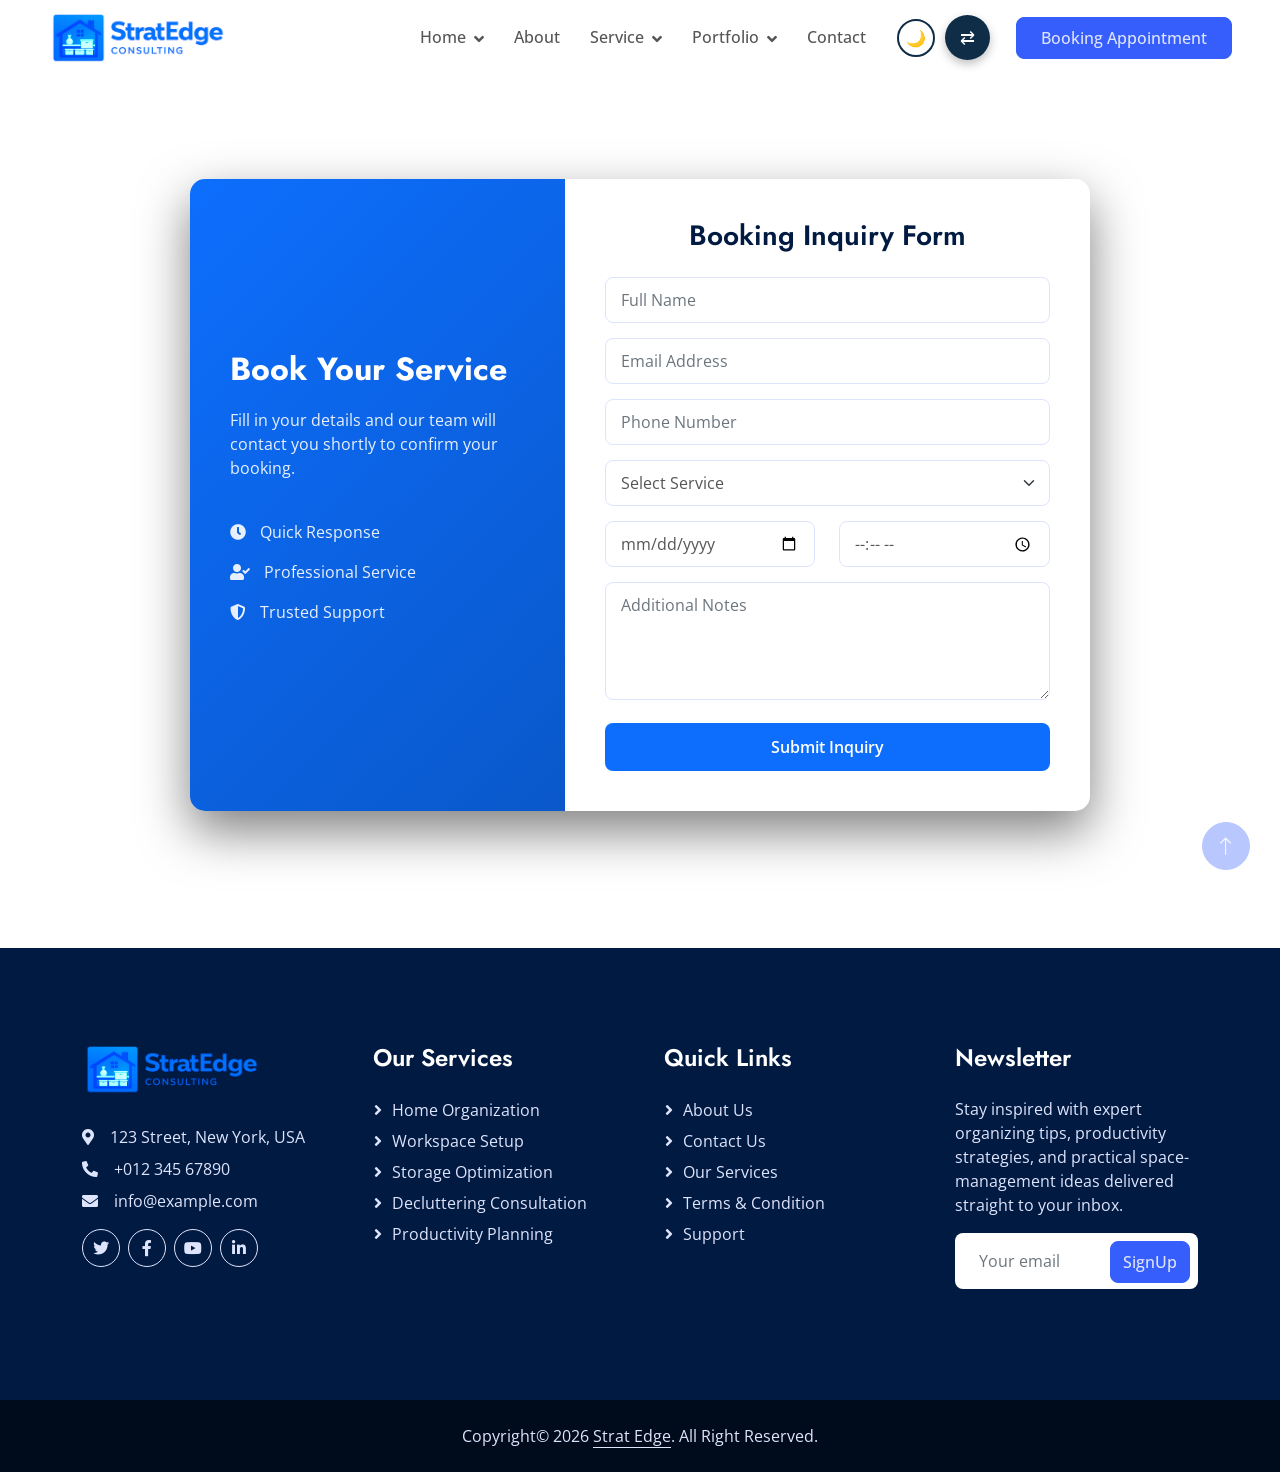
<file: booking.html>
<!DOCTYPE html>
<html lang="en">

<head>
    <meta charset="utf-8">
    <title>StratEdge Consulting</title>
    <meta content="width=device-width, initial-scale=1.0" name="viewport">
    <meta content="" name="keywords">
    <meta content="" name="description">

    <!-- Favicon -->
    <link href="img/favicon.ico" rel="icon">

    <!-- Google Web Fonts -->
    <link rel="preconnect" href="https://fonts.googleapis.com">
    <link rel="preconnect" href="https://fonts.gstatic.com" crossorigin>
    <link href="https://fonts.googleapis.com/css2?family=Jost:wght@500;600;700&family=Open+Sans:wght@400;500&display=swap" rel="stylesheet">  

    <!-- Icon Font Stylesheet -->
    <link href="https://cdnjs.cloudflare.com/ajax/libs/font-awesome/5.10.0/css/all.min.css" rel="stylesheet">
    <link href="https://cdn.jsdelivr.net/npm/bootstrap-icons@1.4.1/font/bootstrap-icons.css" rel="stylesheet">

    <!-- Libraries Stylesheet -->
    <link href="lib/animate/animate.min.css" rel="stylesheet">
    <link href="lib/owlcarousel/assets/owl.carousel.min.css" rel="stylesheet">

    <!-- Customized Bootstrap Stylesheet -->
    <link href="css/bootstrap.min.css" rel="stylesheet">

    <!-- Template Stylesheet -->
    <link href="css/style.css" rel="stylesheet">
</head>

<body>
    <!-- Spinner Start -->
    <div id="spinner" class="show bg-white position-fixed translate-middle w-100 vh-100 top-50 start-50 d-flex align-items-center justify-content-center">
        <div class="spinner-border text-primary" role="status" style="width: 3rem; height: 3rem;"></div>
    </div>
    <!-- Spinner End -->


     <!-- Navbar Start -->
    <div class="container-fluid fixed-top px-0 wow fadeIn" data-wow-delay="0.1s">
        <div class="top-bar row gx-0 align-items-center d-none d-lg-flex">
            <div class="col-lg-6 px-5 text-start">
                <small><i class="fa fa-map-marker-alt text-primary me-2"></i>123 Street, New York, USA</small>
                <small class="ms-4"><i class="fa fa-clock text-primary me-2"></i>9.00 am - 9.00 pm</small>
            </div>
            <div class="col-lg-6 px-5 text-end">
                <small><i class="fa fa-envelope text-primary me-2"></i>info@example.com</small>
                <small class="ms-4"><i class="fa fa-phone-alt text-primary me-2"></i>+012 345 6789</small>
            </div>
        </div>

        <nav class="navbar navbar-expand-lg navbar-light py-lg-0 px-lg-5">
            <a href="index.html" class="navbar-brand ms-4 ms-lg-0">
                <img src="img/consulting-logo.png">
            </a>
            <button type="button" class="navbar-toggler me-4" data-bs-toggle="collapse" data-bs-target="#navbarCollapse">
                <span class="navbar-toggler-icon"></span>
            </button>
            <div class="collapse navbar-collapse" id="navbarCollapse">
    <div class="navbar-nav ms-auto p-4 p-lg-0">

        <div class="nav-item dropdown">
            <a href="#" class="nav-link dropdown-toggle" data-bs-toggle="dropdown" aria-expanded="false">Home</a>
            <div class="dropdown-menu border-light m-0">
                <a href="index.html" class="dropdown-item">Home1</a>
                <a href="home2.html" class="dropdown-item">Home2</a>
            </div>
        </div>
        <a href="about.html" class="nav-item nav-link">About</a>

        <!-- Services Dropdown Start -->
         <div class="nav-item dropdown">
            <a href="#" class="nav-link dropdown-toggle" data-bs-toggle="dropdown" aria-expanded="false">Service</a>
            <div class="dropdown-menu border-light m-0">
                <a href="service.html" class="dropdown-item">Service</a>
                <a href="service-details.html" class="dropdown-item">Service Details</a>
            </div>
        </div>
        <!-- Services Dropdown End -->

         <div class="nav-item dropdown">
            <a href="#" class="nav-link dropdown-toggle" data-bs-toggle="dropdown" aria-expanded="false">Portfolio</a>
            <div class="dropdown-menu border-light m-0">
                <a href="project.html" class="dropdown-item">Portfolio</a>
                <a href="project-details.html" class="dropdown-item">Portfolio Details</a>
            </div>
        </div>
        <a href="contact.html" class="nav-item nav-link">Contact</a>

        <div class="d-flex align-items-center ms-lg-3">
            <button id="theme-toggle" class="theme-btn" aria-label="Toggle theme">🌙</button>
            <button id="rtl-toggle" class="rtl-btn" aria-label="Toggle RTL">⇄</button>
            <a href="booking.html" class="logintopbtn btn btn-primary py-2 px-4 ms-3 d-lg-block">
                Booking Appointment
            </a>
        </div>

    </div>
</div>
        </nav>
    </div>
    <!-- Navbar End -->

<div class="booking-wrapper">
    <div class="booking-card">
        <div class="row g-0">

            <!-- LEFT INFO SIDE -->
            <div class="col-lg-5 booking-left d-flex flex-column justify-content-center">
                <h2>Book Your Service</h2>
                <p>
                    Fill in your details and our team will contact you shortly
                    to confirm your booking.
                </p>

                <div class="info-box mt-4">
                    <p><i class="fas fa-clock"></i> Quick Response</p>
                    <p><i class="fas fa-user-check"></i> Professional Service</p>
                    <p><i class="fas fa-shield-alt"></i> Trusted Support</p>
                </div>
            </div>

            <!-- RIGHT FORM SIDE -->
            <div class="col-lg-7 booking-form">
                <h3>Booking Inquiry Form</h3>

                <form>
                    <div class="row">
                        <div class="col-md-12">
                            <input type="text" class="form-control" placeholder="Full Name" required>
                        </div>
                        <div class="col-md-12">
                            <input type="email" class="form-control" placeholder="Email Address" required>
                        </div>
                    </div>

                    <input type="tel" class="form-control" placeholder="Phone Number" required>

                    <select class="form-select" required>
                        <option selected disabled>Select Service</option>
                        <option>Consultation</option>
                        <option>Full Service Package</option>
                        <option>Custom Plan</option>
                    </select>

                    <div class="row">
                        <div class="col-md-6">
                            <input type="date" class="form-control" required>
                        </div>
                        <div class="col-md-6">
                            <input type="time" class="form-control" required>
                        </div>
                    </div>

                    <textarea class="form-control" rows="4" placeholder="Additional Notes"></textarea>

                    <button type="submit" class="booking-btn mt-2">
                        Submit Inquiry
                    </button>
                </form>

            </div>

        </div>
    </div>
</div>

    


   <!-- Footer Start -->
    <div class="container-fluid bg-dark text-light footer mt-5 py-5 wow fadeIn" data-wow-delay="0.1s">
        <div class="container py-5">
            <div class="row g-5">
                <div class="col-lg-3 col-md-6">
                    <a href="index.html" class="navbar-brand ms-4 ms-lg-0">
                <img src="img/consulting-logo.png">
            </a>
                    <p class="mb-2"><i class="fa fa-map-marker-alt me-3"></i>123 Street, New York, USA</p>
                    <p class="mb-2"><i class="fa fa-phone-alt me-3"></i>+012 345 67890</p>
                    <p class="mb-2"><i class="fa fa-envelope me-3"></i>info@example.com</p>
                    <div class="d-flex pt-2">
                        <a class="btn btn-square btn-outline-light rounded-circle me-2" href=""><i class="fab fa-twitter"></i></a>
                        <a class="btn btn-square btn-outline-light rounded-circle me-2" href=""><i class="fab fa-facebook-f"></i></a>
                        <a class="btn btn-square btn-outline-light rounded-circle me-2" href=""><i class="fab fa-youtube"></i></a>
                        <a class="btn btn-square btn-outline-light rounded-circle me-2" href=""><i class="fab fa-linkedin-in"></i></a>
                    </div>
                </div>
                <div class="col-lg-3 col-md-6">
    <h4 class="text-white mb-4">Our Services</h4>
    <a class="btn btn-link" href="">Home Organization</a>
    <a class="btn btn-link" href="">Workspace Setup</a>
    <a class="btn btn-link" href="">Storage Optimization</a>
    <a class="btn btn-link" href="">Decluttering Consultation</a>
    <a class="btn btn-link" href="">Productivity Planning</a>
</div>
                <div class="col-lg-3 col-md-6">
                    <h4 class="text-white mb-4">Quick Links</h4>
                    <a class="btn btn-link" href="">About Us</a>
                    <a class="btn btn-link" href="">Contact Us</a>
                    <a class="btn btn-link" href="">Our Services</a>
                    <a class="btn btn-link" href="">Terms & Condition</a>
                    <a class="btn btn-link" href="">Support</a>
                </div>
                <div class="col-lg-3 col-md-6">
                    <h4 class="text-white mb-4">Newsletter</h4>
                    <p>Stay inspired with expert organizing tips, productivity strategies, and practical space-management ideas delivered straight to your inbox.</p>
                    <div class="position-relative w-100">
                        <input class="form-control bg-white border-0 w-100 py-3 ps-4 pe-5" type="text" placeholder="Your email">
                        <button type="button" class="btn btn-primary py-2 position-absolute top-0 end-0 mt-2 me-2">SignUp</button>
                    </div>
                </div>
            </div>
        </div>
    </div>
    <!-- Footer End -->


    <!-- Copyright Start -->
    <div class="container-fluid copyright py-4">
        <div class="container">
            <div class="row">
                <div class="col-md-12 text-center  mb-3 mb-md-0">Copyright© 2026 <a class="border-bottom" href="#">Strat Edge</a>. All Right Reserved.
                </div>
                
            </div>
        </div>
    </div>
    <!-- Copyright End -->


    <!-- Back to Top -->
    <a href="#" class="btn btn-lg btn-primary btn-lg-square rounded-circle back-to-top"><i class="bi bi-arrow-up"></i></a>


    <!-- JavaScript Libraries -->
    <script src="https://code.jquery.com/jquery-3.4.1.min.js"></script>
    <script src="https://cdn.jsdelivr.net/npm/bootstrap@5.0.0/dist/js/bootstrap.bundle.min.js"></script>
    <script src="lib/wow/wow.min.js"></script>
    <script src="lib/easing/easing.min.js"></script>
    <script src="lib/waypoints/waypoints.min.js"></script>
    <script src="lib/owlcarousel/owl.carousel.min.js"></script>
<link rel="stylesheet" href="https://cdn.jsdelivr.net/npm/swiper@11/swiper-bundle.min.css"/>
<script src="https://cdn.jsdelivr.net/npm/swiper@11/swiper-bundle.min.js"></script>
    <!-- Template Javascript -->
    <script src="js/main.js"></script>
    <script>
document.querySelectorAll(".home2-faq-question").forEach(button => {
    button.addEventListener("click", () => {
        const item = button.parentElement;
        item.classList.toggle("active");
    });
});
</script>
</body>

</html>
</file>
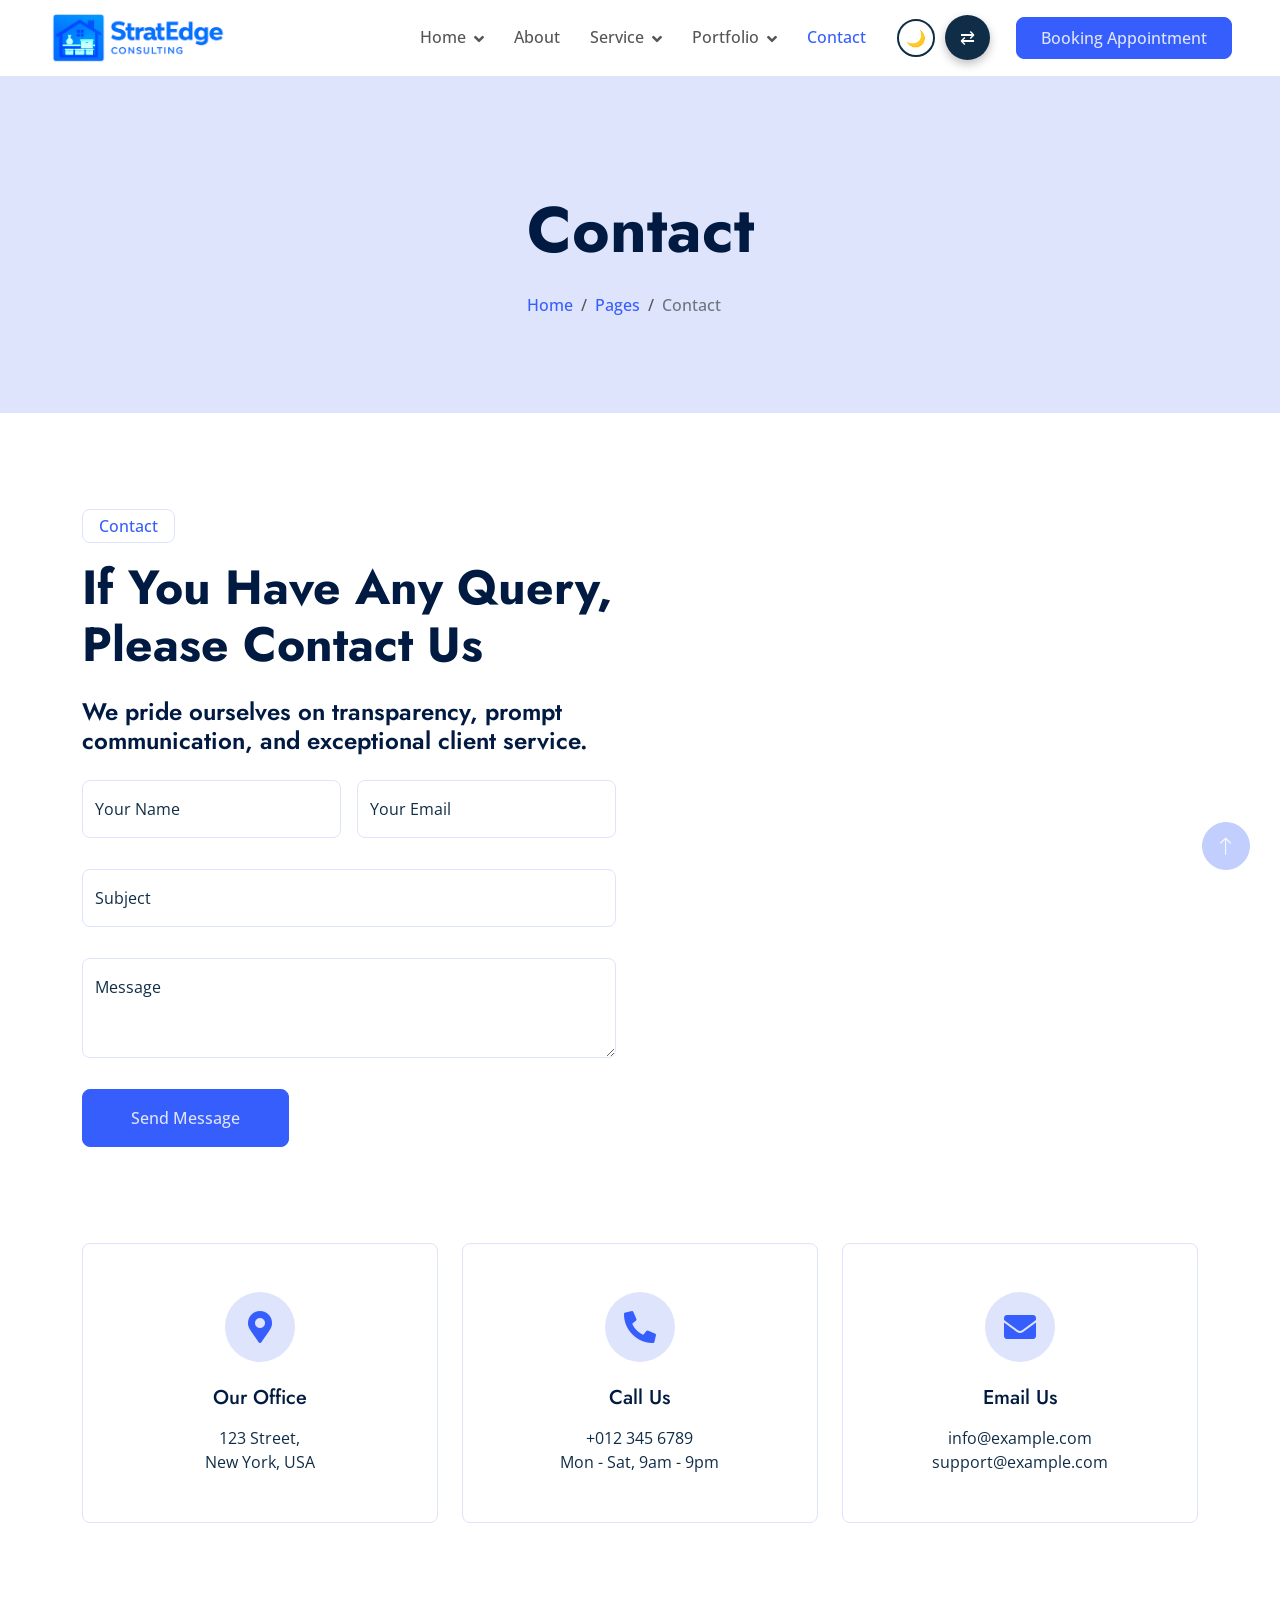
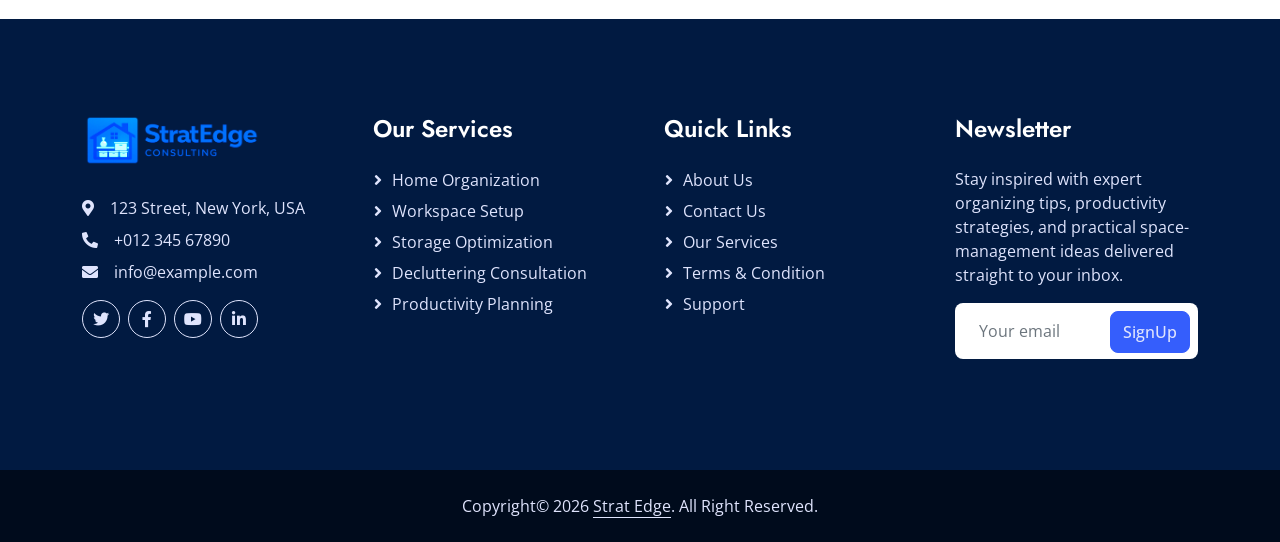
<file: contact.html>
<!DOCTYPE html>
<html lang="en">

<head>
    <meta charset="utf-8">
    <title>StratEdge Consulting</title>
    <meta content="width=device-width, initial-scale=1.0" name="viewport">
    <meta content="" name="keywords">
    <meta content="" name="description">

    <!-- Favicon -->
    <link href="img/favicon.ico" rel="icon">

    <!-- Google Web Fonts -->
    <link rel="preconnect" href="https://fonts.googleapis.com">
    <link rel="preconnect" href="https://fonts.gstatic.com" crossorigin>
    <link href="https://fonts.googleapis.com/css2?family=Jost:wght@500;600;700&family=Open+Sans:wght@400;500&display=swap" rel="stylesheet">  

    <!-- Icon Font Stylesheet -->
    <link href="https://cdnjs.cloudflare.com/ajax/libs/font-awesome/5.10.0/css/all.min.css" rel="stylesheet">
    <link href="https://cdn.jsdelivr.net/npm/bootstrap-icons@1.4.1/font/bootstrap-icons.css" rel="stylesheet">

    <!-- Libraries Stylesheet -->
    <link href="lib/animate/animate.min.css" rel="stylesheet">
    <link href="lib/owlcarousel/assets/owl.carousel.min.css" rel="stylesheet">

    <!-- Customized Bootstrap Stylesheet -->
    <link href="css/bootstrap.min.css" rel="stylesheet">

    <!-- Template Stylesheet -->
    <link href="css/style.css" rel="stylesheet">
</head>

<body>
    <!-- Spinner Start -->
    <div id="spinner" class="show bg-white position-fixed translate-middle w-100 vh-100 top-50 start-50 d-flex align-items-center justify-content-center">
        <div class="spinner-border text-primary" role="status" style="width: 3rem; height: 3rem;"></div>
    </div>
    <!-- Spinner End -->


   <!-- Navbar Start -->
    <div class="container-fluid fixed-top px-0 wow fadeIn" data-wow-delay="0.1s">
        <div class="top-bar row gx-0 align-items-center d-none d-lg-flex">
            <div class="col-lg-6 px-5 text-start">
                <small><i class="fa fa-map-marker-alt text-primary me-2"></i>123 Street, New York, USA</small>
                <small class="ms-4"><i class="fa fa-clock text-primary me-2"></i>9.00 am - 9.00 pm</small>
            </div>
            <div class="col-lg-6 px-5 text-end">
                <small><i class="fa fa-envelope text-primary me-2"></i>info@example.com</small>
                <small class="ms-4"><i class="fa fa-phone-alt text-primary me-2"></i>+012 345 6789</small>
            </div>
        </div>

       <nav class="navbar navbar-expand-lg navbar-light py-lg-0 px-lg-5">
            <a href="index.html" class="navbar-brand ms-4 ms-lg-0">
                <img src="img/consulting-logo.png">
            </a>
            <button type="button" class="navbar-toggler me-4" data-bs-toggle="collapse" data-bs-target="#navbarCollapse">
                <span class="navbar-toggler-icon"></span>
            </button>
            <div class="collapse navbar-collapse" id="navbarCollapse">
    <div class="navbar-nav ms-auto p-4 p-lg-0">

        <div class="nav-item dropdown">
            <a href="#" class="nav-link dropdown-toggle" data-bs-toggle="dropdown" aria-expanded="false">Home</a>
            <div class="dropdown-menu border-light m-0">
                <a href="index.html" class="dropdown-item">Home1</a>
                <a href="home2.html" class="dropdown-item">Home2</a>
            </div>
        </div>
        <a href="about.html" class="nav-item nav-link">About</a>

        <!-- Services Dropdown Start -->
         <div class="nav-item dropdown">
            <a href="#" class="nav-link dropdown-toggle" data-bs-toggle="dropdown" aria-expanded="false">Service</a>
            <div class="dropdown-menu border-light m-0">
                <a href="service.html" class="dropdown-item">Service</a>
                <a href="service-details.html" class="dropdown-item">Service Details</a>
            </div>
        </div>
        <!-- Services Dropdown End -->

         <div class="nav-item dropdown">
            <a href="#" class="nav-link dropdown-toggle" data-bs-toggle="dropdown" aria-expanded="false">Portfolio</a>
            <div class="dropdown-menu border-light m-0">
                <a href="project.html" class="dropdown-item">Portfolio</a>
                <a href="project-details.html" class="dropdown-item">Portfolio Details</a>
            </div>
        </div>
        <a href="contact.html" class="nav-item nav-link active">Contact</a>

        <div class="d-flex align-items-center ms-lg-3">
            <button id="theme-toggle" class="theme-btn" aria-label="Toggle theme">🌙</button>
            <button id="rtl-toggle" class="rtl-btn" aria-label="Toggle RTL">⇄</button>
            <a href="booking.html" class="logintopbtn btn btn-primary py-2 px-4 ms-3 d-lg-block">
                Booking Appointment
            </a>
        </div>

    </div>
</div>
        </nav>
    </div>
    <!-- Navbar End -->


    <!-- Page Header Start -->
    <div class="container-fluid page-header mb-5 wow fadeIn" data-wow-delay="0.1s">
        <div class="container">
            <h1 class="display-3 mb-4 animated slideInDown">Contact</h1>
            <nav aria-label="breadcrumb animated slideInDown">
                <ol class="breadcrumb mb-0">
                    <li class="breadcrumb-item"><a href="#">Home</a></li>
                    <li class="breadcrumb-item"><a href="#">Pages</a></li>
                    <li class="breadcrumb-item active" aria-current="page">Contact</li>
                </ol>
            </nav>
        </div>
    </div>
    <!-- Page Header End -->


    <!-- Contact Start -->
    <div class="container-xxl py-5 con-page">
        <div class="container">
            <div class="row g-5">
                <div class="col-lg-6 wow fadeIn" data-wow-delay="0.1s">
                    <p class="d-inline-block border rounded text-primary fw-semi-bold py-1 px-3">Contact</p>
                    <h1 class="display-5 mb-4">If You Have Any Query, Please Contact Us</h1>
                    <h4 class="mb-4">We pride ourselves on transparency, prompt communication, and exceptional client service.</h4>
                    <form>
                        <div class="row g-3">
                            <div class="col-md-6">
                                <div class="form-floating">
                                    <input type="text" class="form-control" id="name" placeholder="Your Name">
                                    <label for="name">Your Name</label>
                                </div>
                            </div>
                            <div class="col-md-6">
                                <div class="form-floating">
                                    <input type="email" class="form-control" id="email" placeholder="Your Email">
                                    <label for="email">Your Email</label>
                                </div>
                            </div>
                            <div class="col-12">
                                <div class="form-floating">
                                    <input type="text" class="form-control" id="subject" placeholder="Subject">
                                    <label for="subject">Subject</label>
                                </div>
                            </div>
                            <div class="col-12">
                                <div class="form-floating">
                                    <textarea class="form-control" placeholder="Leave a message here" id="message" style="height: 100px"></textarea>
                                    <label for="message">Message</label>
                                </div>
                            </div>
                            <div class="col-12">
                                <button class="btn btn-primary py-3 px-5" type="submit">Send Message</button>
                            </div>
                        </div>
                    </form>
                </div>
                <div class="col-lg-6 wow fadeIn" data-wow-delay="0.5s" style="min-height: 450px;">
                    <div class="position-relative rounded overflow-hidden h-100">
                        <iframe class="position-relative w-100 h-100"
                        src="https://www.google.com/maps/embed?pb=!1m18!1m12!1m3!1d3001156.4288297426!2d-78.01371936852176!3d42.72876761954724!2m3!1f0!2f0!3f0!3m2!1i1024!2i768!4f13.1!3m3!1m2!1s0x4ccc4bf0f123a5a9%3A0xddcfc6c1de189567!2sNew%20York%2C%20USA!5e0!3m2!1sen!2sbd!4v1603794290143!5m2!1sen!2sbd"
                        frameborder="0" style="min-height: 450px; border:0;" allowfullscreen="" aria-hidden="false"
                        tabindex="0"></iframe>
                    </div>
                </div>
            </div>
        </div>
    </div>
    <!-- Contact Info Boxes Start -->
<div class="container-xxl py-5 contact-info-sec">
    <div class="container">
        <div class="row g-4 text-center">

            <!-- Address Box -->
            <div class="col-lg-4 col-md-6 wow fadeInUp" data-wow-delay="0.1s">
                <div class="border rounded p-5 h-100">
                    <div class="btn-square bg-light rounded-circle mx-auto mb-4" style="width: 70px; height: 70px;">
                        <i class="fa fa-map-marker-alt fa-2x text-primary"></i>
                    </div>
                    <h5 class="mb-3">Our Office</h5>
                    <p class="mb-0">
                        123 Street,<br>
                        New York, USA
                    </p>
                </div>
            </div>

            <!-- Phone Box -->
            <div class="col-lg-4 col-md-6 wow fadeInUp" data-wow-delay="0.3s">
                <div class="border rounded p-5 h-100">
                    <div class="btn-square bg-light rounded-circle mx-auto mb-4" style="width: 70px; height: 70px;">
                        <i class="fa fa-phone-alt fa-2x text-primary"></i>
                    </div>
                    <h5 class="mb-3">Call Us</h5>
                    <p class="mb-0">
                        +012 345 6789<br>
                        Mon - Sat, 9am - 9pm
                    </p>
                </div>
            </div>

            <!-- Email Box -->
            <div class="col-lg-4 col-md-12 wow fadeInUp" data-wow-delay="0.5s">
                <div class="border rounded p-5 h-100">
                    <div class="btn-square bg-light rounded-circle mx-auto mb-4" style="width: 70px; height: 70px;">
                        <i class="fa fa-envelope fa-2x text-primary"></i>
                    </div>
                    <h5 class="mb-3">Email Us</h5>
                    <p class="mb-0">
                        info@example.com<br>
                        support@example.com
                    </p>
                </div>
            </div>

        </div>
    </div>
</div>
<!-- Contact Info Boxes End -->
    <!-- Contact End -->


    <!-- Footer Start -->
    <div class="container-fluid bg-dark text-light footer mt-5 py-5 wow fadeIn" data-wow-delay="0.1s">
        <div class="container py-5">
            <div class="row g-5">
                <div class="col-lg-3 col-md-6">
                    <a href="index.html" class="navbar-brand ms-4 ms-lg-0">
                <img src="img/consulting-logo.png">
            </a>
                    <p class="mb-2"><i class="fa fa-map-marker-alt me-3"></i>123 Street, New York, USA</p>
                    <p class="mb-2"><i class="fa fa-phone-alt me-3"></i>+012 345 67890</p>
                    <p class="mb-2"><i class="fa fa-envelope me-3"></i>info@example.com</p>
                    <div class="d-flex pt-2">
                        <a class="btn btn-square btn-outline-light rounded-circle me-2" href=""><i class="fab fa-twitter"></i></a>
                        <a class="btn btn-square btn-outline-light rounded-circle me-2" href=""><i class="fab fa-facebook-f"></i></a>
                        <a class="btn btn-square btn-outline-light rounded-circle me-2" href=""><i class="fab fa-youtube"></i></a>
                        <a class="btn btn-square btn-outline-light rounded-circle me-2" href=""><i class="fab fa-linkedin-in"></i></a>
                    </div>
                </div>
                <div class="col-lg-3 col-md-6">
    <h4 class="text-white mb-4">Our Services</h4>
    <a class="btn btn-link" href="">Home Organization</a>
    <a class="btn btn-link" href="">Workspace Setup</a>
    <a class="btn btn-link" href="">Storage Optimization</a>
    <a class="btn btn-link" href="">Decluttering Consultation</a>
    <a class="btn btn-link" href="">Productivity Planning</a>
</div>
                <div class="col-lg-3 col-md-6">
                    <h4 class="text-white mb-4">Quick Links</h4>
                    <a class="btn btn-link" href="">About Us</a>
                    <a class="btn btn-link" href="">Contact Us</a>
                    <a class="btn btn-link" href="">Our Services</a>
                    <a class="btn btn-link" href="">Terms & Condition</a>
                    <a class="btn btn-link" href="">Support</a>
                </div>
                <div class="col-lg-3 col-md-6">
                    <h4 class="text-white mb-4">Newsletter</h4>
                    <p>Stay inspired with expert organizing tips, productivity strategies, and practical space-management ideas delivered straight to your inbox.</p>
                    <div class="position-relative w-100">
                        <input class="form-control bg-white border-0 w-100 py-3 ps-4 pe-5" type="text" placeholder="Your email">
                        <button type="button" class="btn btn-primary py-2 position-absolute top-0 end-0 mt-2 me-2">SignUp</button>
                    </div>
                </div>
            </div>
        </div>
    </div>
    <!-- Footer End -->


    <!-- Copyright Start -->
    <div class="container-fluid copyright py-4">
        <div class="container">
            <div class="row">
                <div class="col-md-12 text-center  mb-3 mb-md-0">Copyright© 2026 <a class="border-bottom" href="#">Strat Edge</a>. All Right Reserved.
                </div>
                
            </div>
        </div>
    </div>
    <!-- Copyright End -->


    <!-- Back to Top -->
    <a href="#" class="btn btn-lg btn-primary btn-lg-square rounded-circle back-to-top"><i class="bi bi-arrow-up"></i></a>


    <!-- JavaScript Libraries -->
    <script src="https://code.jquery.com/jquery-3.4.1.min.js"></script>
    <script src="https://cdn.jsdelivr.net/npm/bootstrap@5.0.0/dist/js/bootstrap.bundle.min.js"></script>
    <script src="lib/wow/wow.min.js"></script>
    <script src="lib/easing/easing.min.js"></script>
    <script src="lib/waypoints/waypoints.min.js"></script>
    <script src="lib/owlcarousel/owl.carousel.min.js"></script>

    <!-- Template Javascript -->
    <script src="js/main.js"></script>
</body>


</html>
</file>
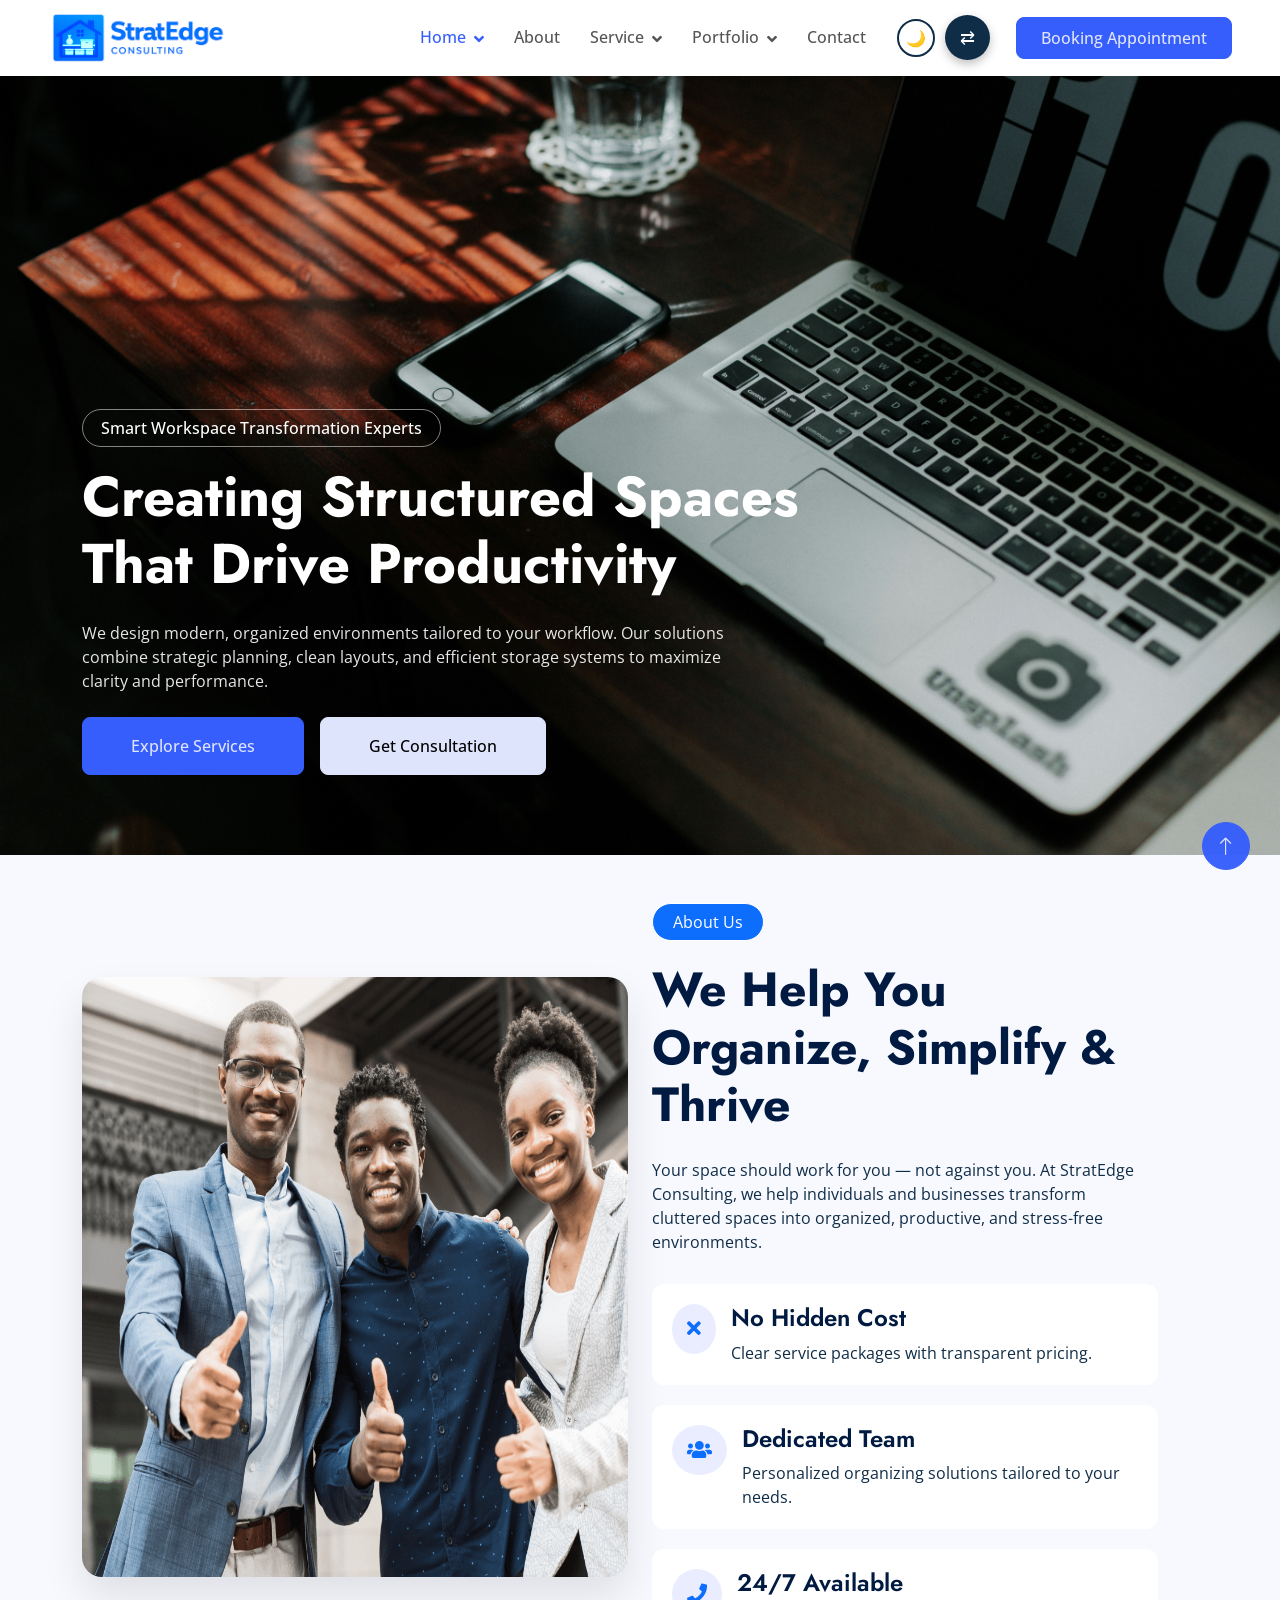
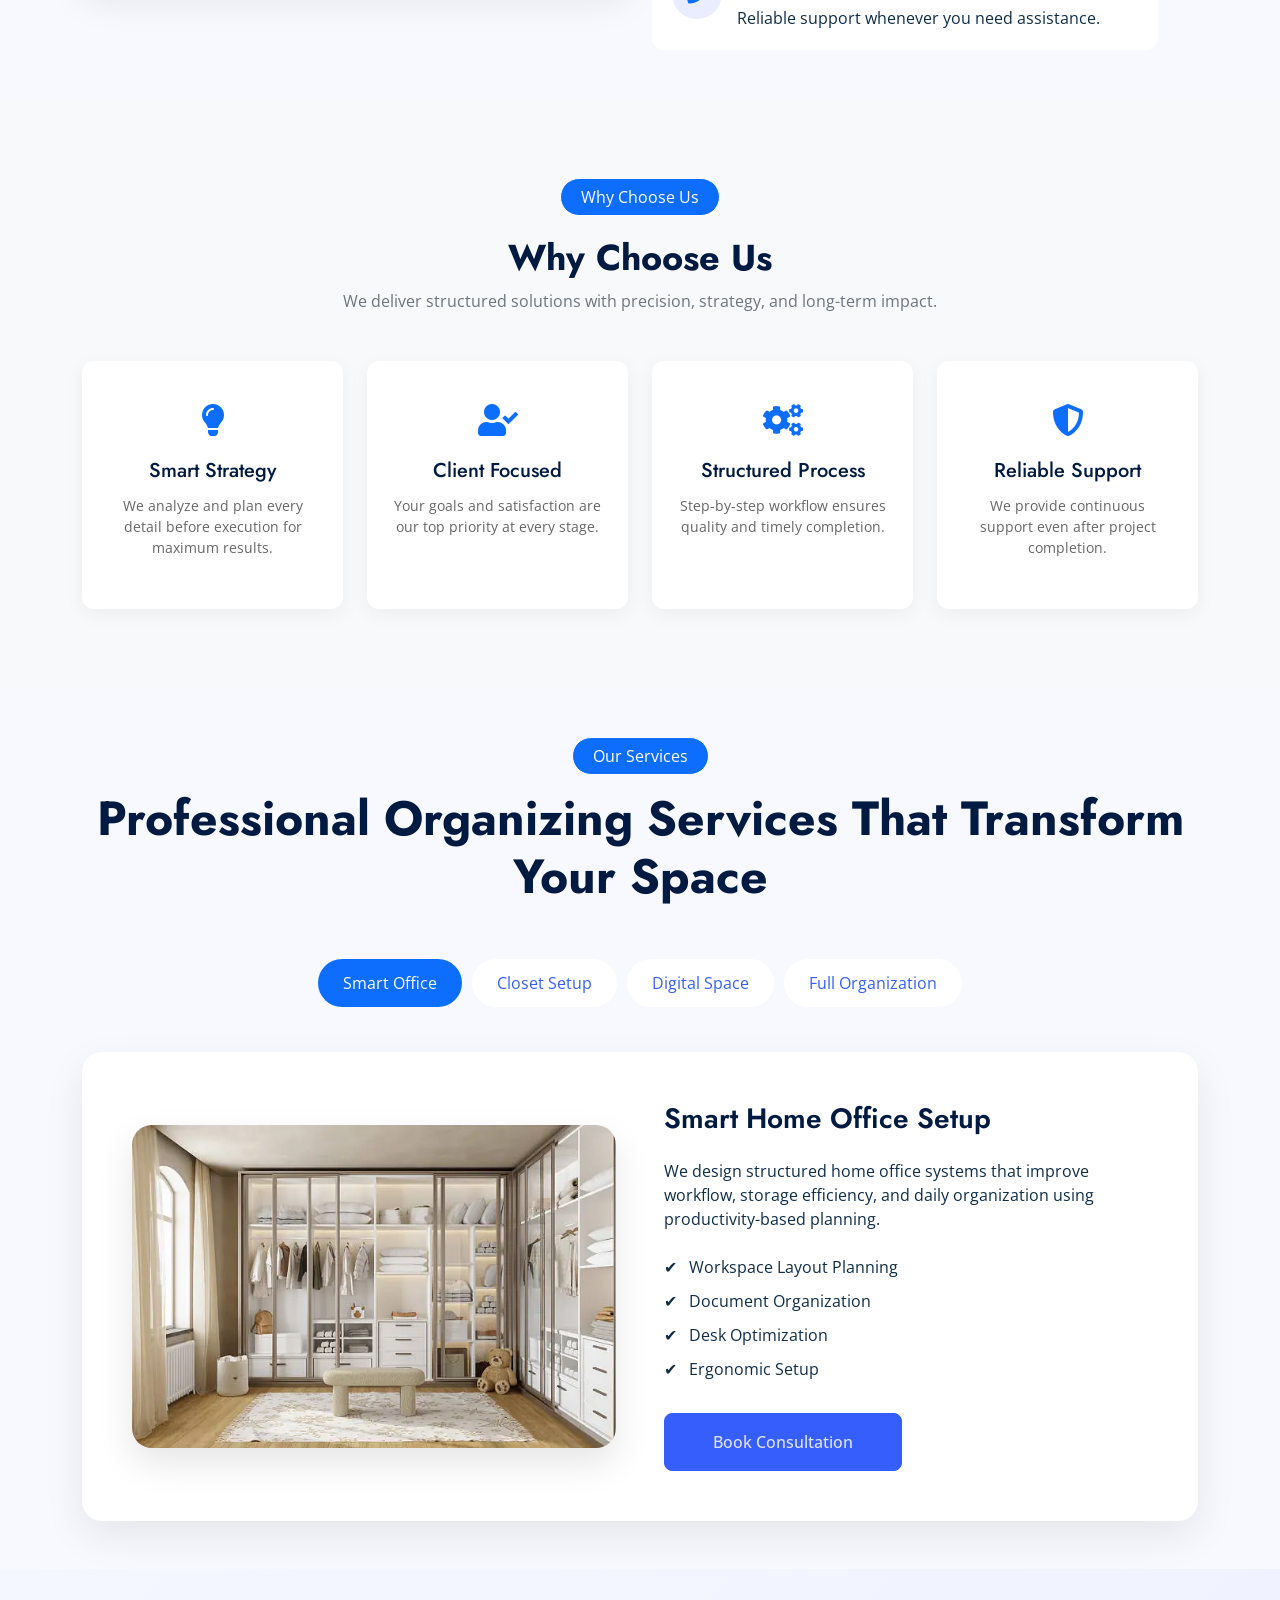
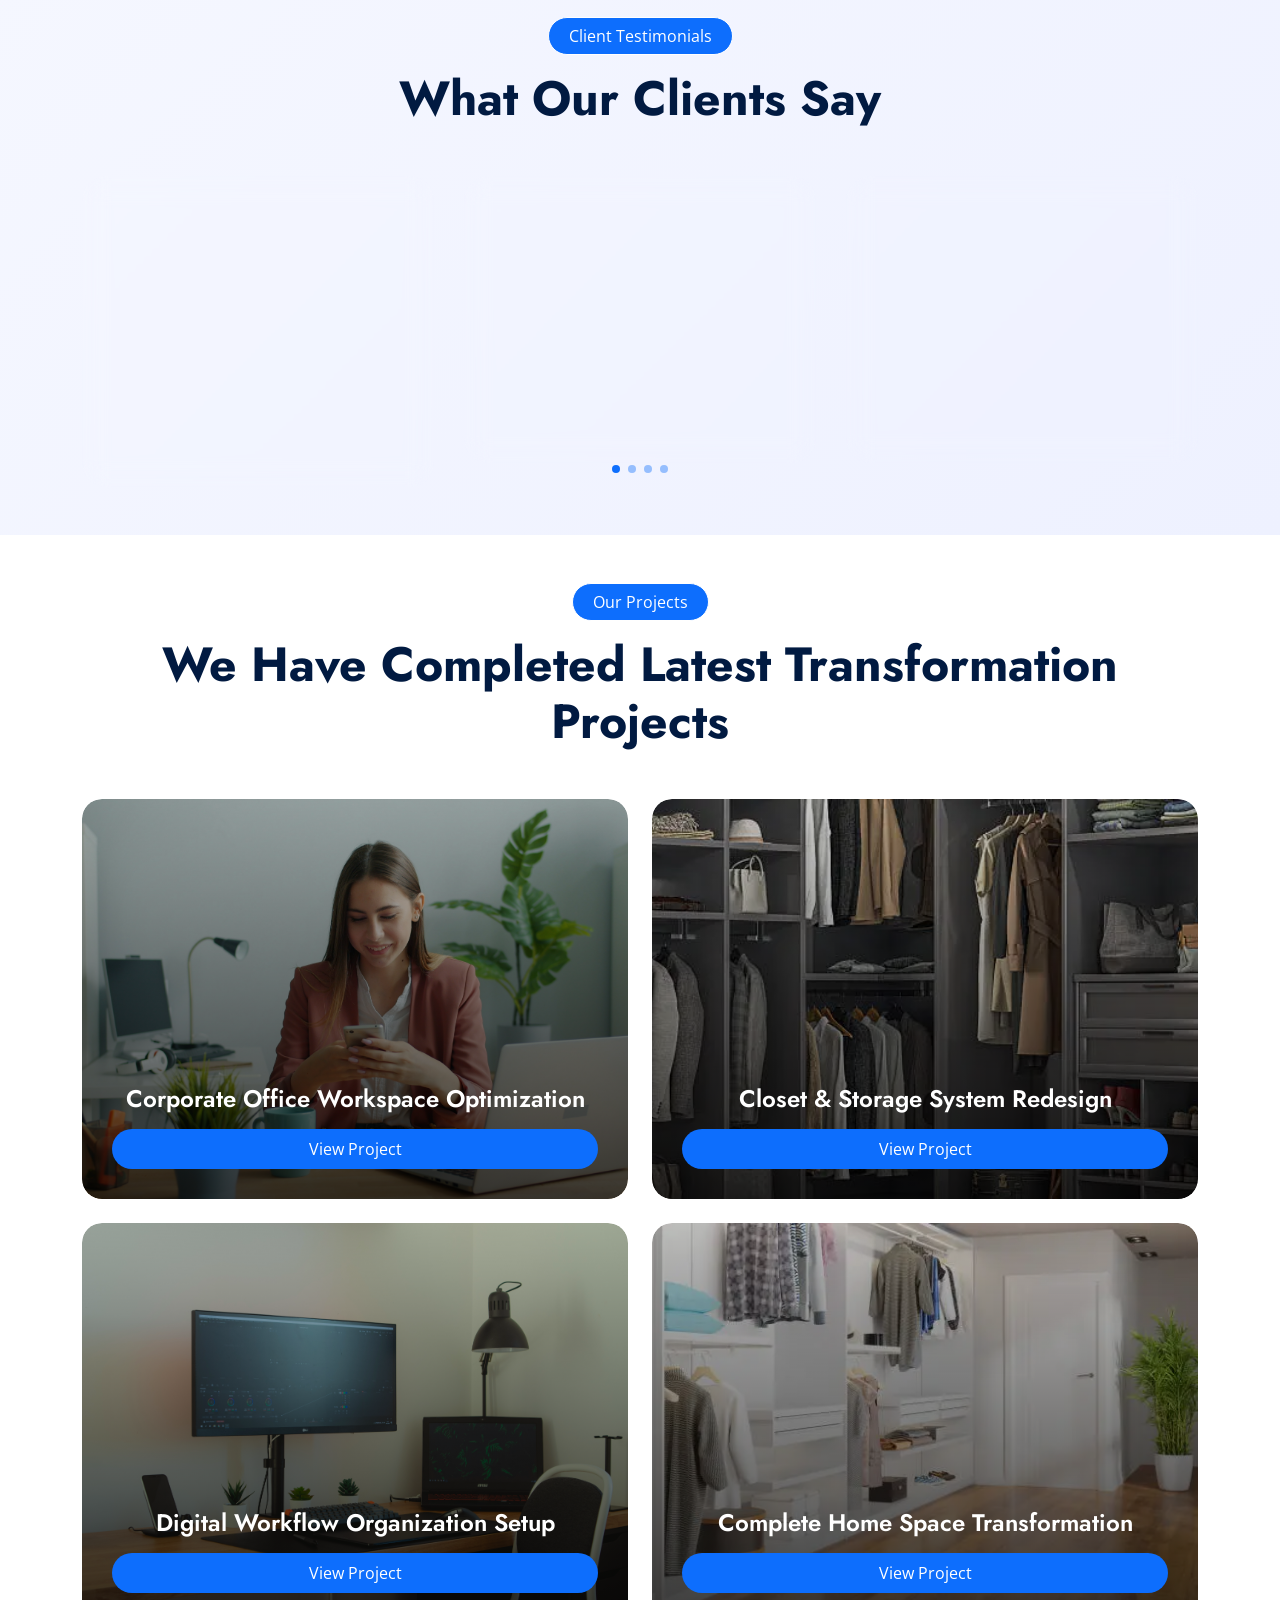
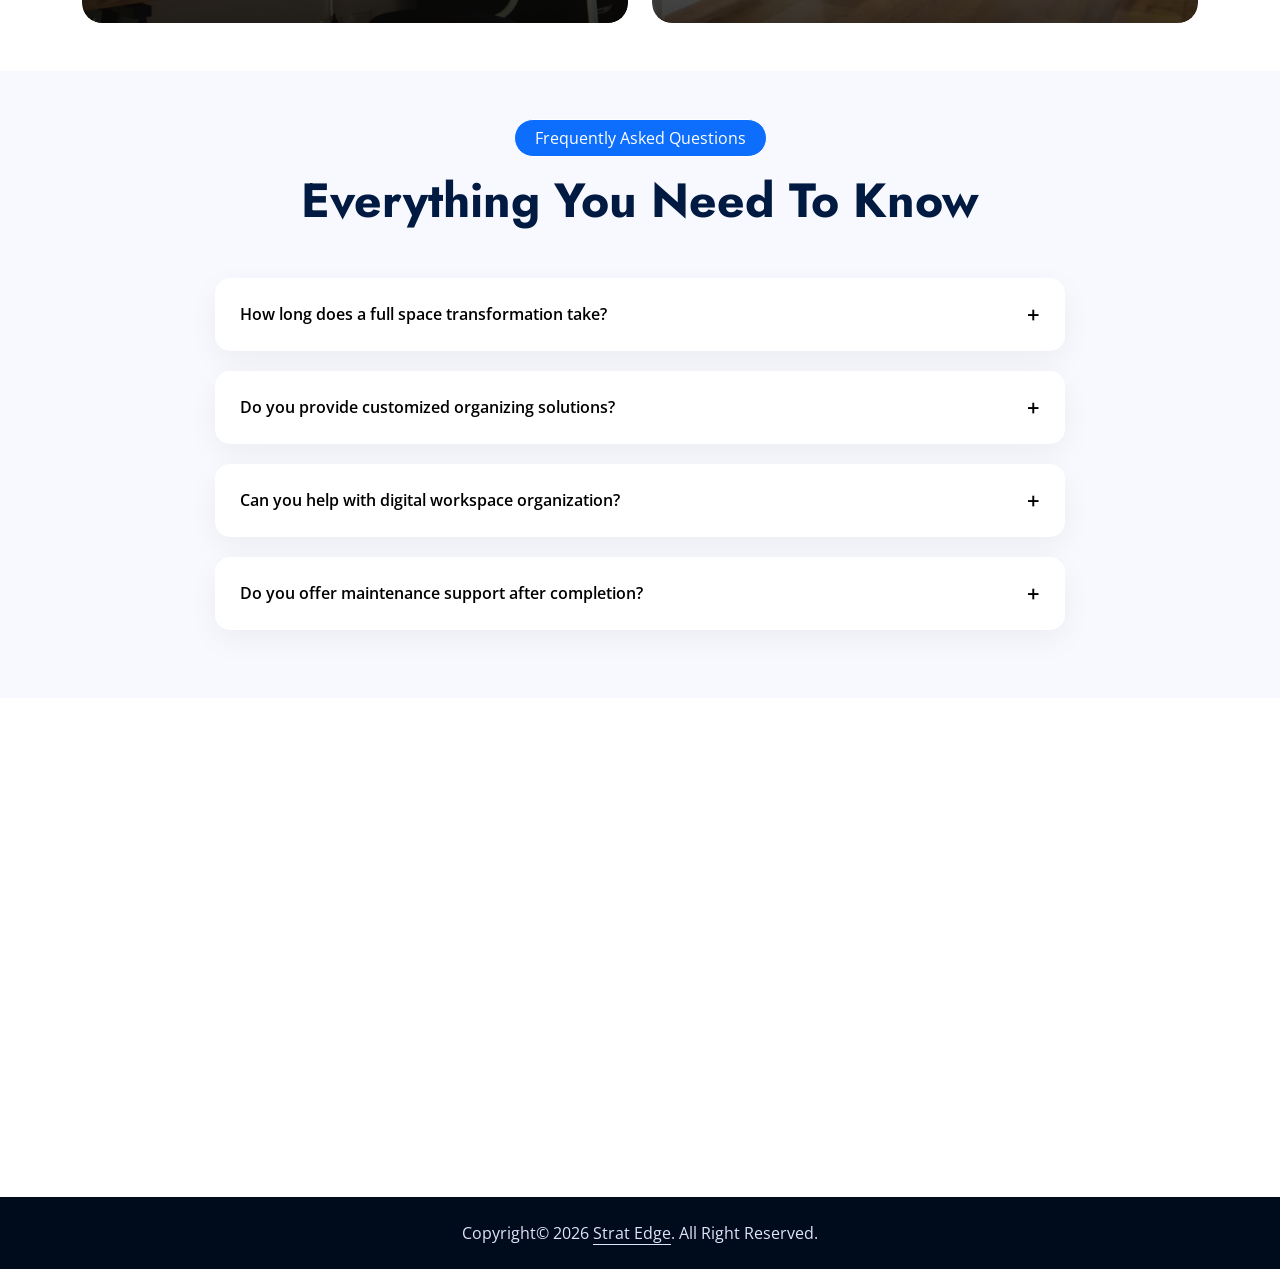
<file: home2.html>
<!DOCTYPE html>
<html lang="en">

<head>
    <meta charset="utf-8">
    <title>StratEdge Consulting</title>
    <meta content="width=device-width, initial-scale=1.0" name="viewport">
    <meta content="" name="keywords">
    <meta content="" name="description">

    <!-- Favicon -->
    <link href="img/favicon.ico" rel="icon">

    <!-- Google Web Fonts -->
    <link rel="preconnect" href="https://fonts.googleapis.com">
    <link rel="preconnect" href="https://fonts.gstatic.com" crossorigin>
    <link href="https://fonts.googleapis.com/css2?family=Jost:wght@500;600;700&family=Open+Sans:wght@400;500&display=swap" rel="stylesheet">  

    <!-- Icon Font Stylesheet -->
    <link href="https://cdnjs.cloudflare.com/ajax/libs/font-awesome/5.10.0/css/all.min.css" rel="stylesheet">
    <link href="https://cdn.jsdelivr.net/npm/bootstrap-icons@1.4.1/font/bootstrap-icons.css" rel="stylesheet">

    <!-- Libraries Stylesheet -->
    <link href="lib/animate/animate.min.css" rel="stylesheet">
    <link href="lib/owlcarousel/assets/owl.carousel.min.css" rel="stylesheet">

    <!-- Customized Bootstrap Stylesheet -->
    <link href="css/bootstrap.min.css" rel="stylesheet">

    <!-- Template Stylesheet -->
    <link href="css/style.css" rel="stylesheet">
</head>

<body>
    <!-- Spinner Start -->
    <div id="spinner" class="show bg-white position-fixed translate-middle w-100 vh-100 top-50 start-50 d-flex align-items-center justify-content-center">
        <div class="spinner-border text-primary" role="status" style="width: 3rem; height: 3rem;"></div>
    </div>
    <!-- Spinner End -->


    <!-- Navbar Start -->
    <div class="container-fluid fixed-top px-0 wow fadeIn" data-wow-delay="0.1s">
        <div class="top-bar row gx-0 align-items-center d-none d-lg-flex">
            <div class="col-lg-6 px-5 text-start">
                <small><i class="fa fa-map-marker-alt text-primary me-2"></i>123 Street, New York, USA</small>
                <small class="ms-4"><i class="fa fa-clock text-primary me-2"></i>9.00 am - 9.00 pm</small>
            </div>
            <div class="col-lg-6 px-5 text-end">
                <small><i class="fa fa-envelope text-primary me-2"></i>info@example.com</small>
                <small class="ms-4"><i class="fa fa-phone-alt text-primary me-2"></i>+012 345 6789</small>
            </div>
        </div>

        <nav class="navbar navbar-expand-lg navbar-light py-lg-0 px-lg-5">
            <a href="index.html" class="navbar-brand ms-4 ms-lg-0">
                <img src="img/consulting-logo.png">
            </a>
            <button type="button" class="navbar-toggler me-4" data-bs-toggle="collapse" data-bs-target="#navbarCollapse">
                <span class="navbar-toggler-icon"></span>
            </button>
            <div class="collapse navbar-collapse" id="navbarCollapse">
    <div class="navbar-nav ms-auto p-4 p-lg-0">

        <div class="nav-item dropdown">
            <a href="#" class="nav-link dropdown-toggle active" data-bs-toggle="dropdown" aria-expanded="false">Home</a>
            <div class="dropdown-menu border-light m-0">
                <a href="index.html" class="dropdown-item">Home1</a>
                <a href="home2.html" class="dropdown-item active">Home2</a>
            </div>
        </div>
        <a href="about.html" class="nav-item nav-link">About</a>

        <!-- Services Dropdown Start -->
         <div class="nav-item dropdown">
            <a href="#" class="nav-link dropdown-toggle" data-bs-toggle="dropdown" aria-expanded="false">Service</a>
            <div class="dropdown-menu border-light m-0">
                <a href="service.html" class="dropdown-item">Service</a>
                <a href="service-details.html" class="dropdown-item">Service Details</a>
            </div>
        </div>
        <!-- Services Dropdown End -->

         <div class="nav-item dropdown">
            <a href="#" class="nav-link dropdown-toggle" data-bs-toggle="dropdown" aria-expanded="false">Portfolio</a>
            <div class="dropdown-menu border-light m-0">
                <a href="project.html" class="dropdown-item">Portfolio</a>
                <a href="project-details.html" class="dropdown-item">Portfolio Details</a>
            </div>
        </div>
        <a href="contact.html" class="nav-item nav-link">Contact</a>

        <div class="d-flex align-items-center ms-lg-3">
            <button id="theme-toggle" class="theme-btn" aria-label="Toggle theme">🌙</button>
            <button id="rtl-toggle" class="rtl-btn" aria-label="Toggle RTL">⇄</button>
            <a href="booking.html" class="logintopbtn btn btn-primary py-2 px-4 ms-3 d-lg-block">
                Booking Appointment
            </a>
        </div>

    </div>
</div>
        </nav>
    </div>
    <!-- Navbar End -->


    <!-- Carousel Start -->
    <!-- Home2 Hero Start -->
<div class="home2-hero-section d-flex">
    <div class="container">
        <div class="row">
            <div class="col-lg-8">

                <p class="home2-subtitle mb-3">
                    Smart Workspace Transformation Experts
                </p>

                <h1 class="home2-title mb-4">
                    Creating Structured Spaces <br> That Drive Productivity
                </h1>

                <p class="home2-text mb-4">
                    We design modern, organized environments tailored to your workflow. 
                    Our solutions combine strategic planning, clean layouts, and efficient 
                    storage systems to maximize clarity and performance.
                </p>

                <div class="d-flex gap-3 flex-wrap btn-boxes">
                    <a href="service.html" class="btn btn-primary px-5 py-3">
                        Explore Services
                    </a>
                    <a href="contact.html" class="btn btn-outline-light px-5 py-3">
                        Get Consultation
                    </a>
                </div>

            </div>
        </div>
    </div>
</div>
<!-- Home2 Hero End -->
    <!-- Carousel End -->


    <!-- Home2 About Start -->
<section class="home2-about-section py-5">
    <div class="container">

        <div class="row align-items-center gy-5">
            <!-- Right Image -->
            <div class="col-lg-6">
                <div class="home2-about-image">
                    <img src="img/hero-img.png" class="img-fluid" alt="">
                </div>
            </div>

            <!-- Left Content -->
            <div class="col-lg-6">
                <div class="home2-about-content">

                    <p class="home2-about-label">About Us</p>

                    <h1 class="display-5 mb-4">
                        We Help You Organize, Simplify & Thrive
                    </h1>

                    <p class="mb-4">
                        Your space should work for you — not against you. At StratEdge Consulting, 
                        we help individuals and businesses transform cluttered spaces into organized, 
                        productive, and stress-free environments.
                    </p>

                    <!-- Feature Cards -->
                    <div class="home2-about-features">

                        <div class="home2-feature-box">
                            <i class="fa fa-times"></i>
                            <div>
                                <h4>No Hidden Cost</h4>
                                <span>Clear service packages with transparent pricing.</span>
                            </div>
                        </div>

                        <div class="home2-feature-box">
                            <i class="fa fa-users"></i>
                            <div>
                                <h4>Dedicated Team</h4>
                                <span>Personalized organizing solutions tailored to your needs.</span>
                            </div>
                        </div>

                        <div class="home2-feature-box">
                            <i class="fa fa-phone"></i>
                            <div>
                                <h4>24/7 Available</h4>
                                <span>Reliable support whenever you need assistance.</span>
                            </div>
                        </div>

                    </div>

                </div>
            </div>

            

        </div>

    </div>
</section>
<!-- Home2 About End -->

<!-- WHY CHOOSE US START -->
<section class="whychoose-section">
  <div class="container">
    
    <div class="row mb-5 text-center">
      <div class="col-12">
        <p class="home2-about-label">Why Choose Us</p>
        <h2 class="whychoose-title">Why Choose Us</h2>
        <p class="whychoose-subtitle">
          We deliver structured solutions with precision, strategy, and long-term impact.
        </p>
      </div>
    </div>

    <div class="row g-4">
      
      <div class="col-md-6 col-lg-3">
        <div class="whychoose-card">
          <div class="whychoose-icon">
            <i class="fas fa-lightbulb"></i>
          </div>
          <h5>Smart Strategy</h5>
          <p>We analyze and plan every detail before execution for maximum results.</p>
        </div>
      </div>

      <div class="col-md-6 col-lg-3">
        <div class="whychoose-card">
          <div class="whychoose-icon">
            <i class="fas fa-user-check"></i>
          </div>
          <h5>Client Focused</h5>
          <p>Your goals and satisfaction are our top priority at every stage.</p>
        </div>
      </div>

      <div class="col-md-6 col-lg-3">
        <div class="whychoose-card">
          <div class="whychoose-icon">
            <i class="fas fa-cogs"></i>
          </div>
          <h5>Structured Process</h5>
          <p>Step-by-step workflow ensures quality and timely completion.</p>
        </div>
      </div>

      <div class="col-md-6 col-lg-3">
        <div class="whychoose-card">
          <div class="whychoose-icon">
            <i class="fas fa-shield-alt"></i>
          </div>
          <h5>Reliable Support</h5>
          <p>We provide continuous support even after project completion.</p>
        </div>
      </div>

    </div>

  </div>
</section>
<!-- WHY CHOOSE US END -->

   <!-- Home2 Services Start -->
<section class="home2-services-section py-5">
    <div class="container">

        <!-- Section Heading -->
        <div class="text-center home2-services-header mb-5">
            <p class="home2-services-label">Our Services</p>
            <h1 class="display-5">
                Professional Organizing Services That Transform Your Space
            </h1>
        </div>

        <!-- Top Tabs -->
        <div class="home2-services-tabs">
            <ul class="nav home2-custom-tabs justify-content-center" role="tablist">
                <li class="nav-item">
                    <button class="nav-link active" data-bs-toggle="tab" data-bs-target="#h2-tab1" type="button">
                        Smart Office
                    </button>
                </li>
                <li class="nav-item">
                    <button class="nav-link" data-bs-toggle="tab" data-bs-target="#h2-tab2" type="button">
                        Closet Setup
                    </button>
                </li>
                <li class="nav-item">
                    <button class="nav-link" data-bs-toggle="tab" data-bs-target="#h2-tab3" type="button">
                        Digital Space
                    </button>
                </li>
                <li class="nav-item">
                    <button class="nav-link" data-bs-toggle="tab" data-bs-target="#h2-tab4" type="button">
                        Full Organization
                    </button>
                </li>
            </ul>
        </div>

        <!-- Tab Content -->
        <div class="tab-content home2-service-content">

            <!-- TAB 1 -->
            <div class="tab-pane fade show active" id="h2-tab1">
                <div class="home2-service-card">
                    <div class="row align-items-center g-5">
                        <div class="col-lg-6">
                            <img src="img/clo1-1.webp" class="img-fluid home2-service-img" alt="">
                        </div>
                        <div class="col-lg-6">
                            <h3 class="mb-4">Smart Home Office Setup</h3>
                            <p class="mb-4">
                                We design structured home office systems that improve workflow,
                                storage efficiency, and daily organization using productivity-based planning.
                            </p>
                            <ul class="home2-service-list">
                                <li>Workspace Layout Planning</li>
                                <li>Document Organization</li>
                                <li>Desk Optimization</li>
                                <li>Ergonomic Setup</li>
                            </ul>
                            <a href="#" class="btn btn-primary mt-3 px-5 py-3">Book Consultation</a>
                        </div>
                    </div>
                </div>
            </div>

            <!-- TAB 2 -->
            <div class="tab-pane fade" id="h2-tab2">
                <div class="home2-service-card">
                    <div class="row align-items-center g-5">
                        <div class="col-lg-6">
                            <img src="img/clo2-2.webp" class="img-fluid home2-service-img" alt="">
                        </div>
                        <div class="col-lg-6">
                            <h3 class="mb-4">Closet & Storage Transformation</h3>
                            <p class="mb-4">
                                We transform cluttered closets into functional systems
                                using smart categorization and space maximization strategies.
                            </p>
                            <ul class="home2-service-list">
                                <li>Wardrobe Categorization</li>
                                <li>Storage System Setup</li>
                                <li>Space Maximization</li>
                                <li>Custom Planning</li>
                            </ul>
                            <a href="#" class="btn btn-primary mt-3 px-5 py-3">View Details</a>
                        </div>
                    </div>
                </div>
            </div>

            <!-- TAB 3 -->
            <div class="tab-pane fade" id="h2-tab3">
                <div class="home2-service-card">
                    <div class="row align-items-center g-5">
                        <div class="col-lg-6">
                            <img src="img/clo3-3.jpg" class="img-fluid home2-service-img" alt="">
                        </div>
                        <div class="col-lg-6">
                            <h3 class="mb-4">Digital Space Management</h3>
                            <p class="mb-4">
                                We organize files, emails, and cloud platforms
                                into structured systems for long-term efficiency.
                            </p>
                            <ul class="home2-service-list">
                                <li>File Structuring</li>
                                <li>Email Cleanup</li>
                                <li>Cloud Organization</li>
                                <li>Workflow Structuring</li>
                            </ul>
                            <a href="#" class="btn btn-primary mt-3 px-5 py-3">Explore Service</a>
                        </div>
                    </div>
                </div>
            </div>

            <!-- TAB 4 -->
            <div class="tab-pane fade" id="h2-tab4">
                <div class="home2-service-card">
                    <div class="row align-items-center g-5">
                        <div class="col-lg-6">
                            <img src="img/port4-4.jpg" class="img-fluid home2-service-img" alt="">
                        </div>
                        <div class="col-lg-6">
                            <h3 class="mb-4">Full Space Organization</h3>
                            <p class="mb-4">
                                Complete space transformation from decluttering
                                to long-term maintenance strategy implementation.
                            </p>
                            <ul class="home2-service-list">
                                <li>Complete Decluttering</li>
                                <li>Room Organization</li>
                                <li>System Setup</li>
                                <li>Maintenance Strategy</li>
                            </ul>
                            <a href="#" class="btn btn-primary mt-3 px-5 py-3">Get Started</a>
                        </div>
                    </div>
                </div>
            </div>

        </div>

    </div>
</section>
<!-- Home2 Services End -->

<!-- Home2 Testimonial Start -->
<section class="home2-testimonial-section py-5">
    <div class="container">

        <div class="text-center mb-5">
            <p class="home2-testimonial-label">Client Testimonials</p>
            <h1 class="display-5">What Our Clients Say</h1>
        </div>

        <div class="swiper home2-testimonial-slider">
            <div class="swiper-wrapper">

                <!-- Slide 1 -->
                <div class="swiper-slide">
                    <div class="home2-testimonial-card">
                        <div class="home2-testimonial-stars">
                            ★★★★★
                        </div>
                        <p class="home2-testimonial-text">
                            StratEdge completely transformed my home office. 
                            My productivity has doubled and the space feels calm and structured.
                        </p>
                        <div class="home2-testimonial-user">
                            <img src="img/testi1.png" alt="">
                            <div>
                                <h5>Daniel Roberts</h5>
                                <span>Entrepreneur</span>
                            </div>
                        </div>
                    </div>
                </div>

                <!-- Slide 2 -->
                <div class="swiper-slide">
                    <div class="home2-testimonial-card">
                        <div class="home2-testimonial-stars">
                            ★★★★★
                        </div>
                        <p class="home2-testimonial-text">
                            Their closet organization system changed our daily routine.
                            Everything has its place now.
                        </p>
                        <div class="home2-testimonial-user">
                            <img src="img/testi3.png" alt="">
                            <div>
                                <h5>Sophia Williams</h5>
                                <span>Interior Blogger</span>
                            </div>
                        </div>
                    </div>
                </div>
                <!-- Slide 2 -->
                <div class="swiper-slide">
                    <div class="home2-testimonial-card">
                        <div class="home2-testimonial-stars">
                            ★★★★★
                        </div>
                        <p class="home2-testimonial-text">
                            Their closet organization system changed our daily routine.
                            Everything has its place now.
                        </p>
                        <div class="home2-testimonial-user">
                            <img src="img/testi4.png" alt="">
                            <div>
                                <h5>Sophia Williams</h5>
                                <span>Interior Blogger</span>
                            </div>
                        </div>
                    </div>
                </div>

                <!-- Slide 3 -->
                <div class="swiper-slide">
                    <div class="home2-testimonial-card">
                        <div class="home2-testimonial-stars">
                            ★★★★★
                        </div>
                        <p class="home2-testimonial-text">
                            Our digital workspace is now perfectly structured.
                            File access and workflow efficiency improved dramatically.
                        </p>
                        <div class="home2-testimonial-user">
                            <img src="img/testi2.png" alt="">
                            <div>
                                <h5>Michael Carter</h5>
                                <span>Business Consultant</span>
                            </div>
                        </div>
                    </div>
                </div>

            </div>

            <!-- Pagination -->
            <div class="swiper-pagination home2-testimonial-pagination"></div>

        </div>

    </div>
</section>
<!-- Home2 Testimonial End -->


    <!-- Home2 Projects Start -->
<section class="home2-projects-section py-5">
    <div class="container">

        <!-- Heading -->
        <div class="text-center home2-projects-header mb-5">
            <p class="home2-projects-label">Our Projects</p>
            <h1 class="display-5">
                We Have Completed Latest Transformation Projects
            </h1>
        </div>

        <!-- Grid -->
        <div class="row g-4 home2-projects-grid">

            <!-- Item 1 -->
            <div class="col-lg-6 col-md-6">
                <div class="home2-project-card">
                    <img src="img/off3-3.jpg" alt="">
                    <div class="home2-project-overlay">
                        <h4>Corporate Office Workspace Optimization</h4>
                        <a href="#" class="home2-project-btn">View Project</a>
                    </div>
                </div>
            </div>

            <!-- Item 2 -->
            <div class="col-lg-6 col-md-6">
                <div class="home2-project-card">
                    <img src="img/clo1.webp" alt="">
                    <div class="home2-project-overlay">
                        <h4>Closet & Storage System Redesign</h4>
                        <a href="#" class="home2-project-btn">View Project</a>
                    </div>
                </div>
            </div>

            <!-- Item 3 -->
            <div class="col-lg-6 col-md-6">
                <div class="home2-project-card">
                    <img src="img/off2-2.jpg" alt="">
                    <div class="home2-project-overlay">
                        <h4>Digital Workflow Organization Setup</h4>
                        <a href="#" class="home2-project-btn">View Project</a>
                    </div>
                </div>
            </div>

            <!-- Item 4 -->
            <div class="col-lg-6 col-md-6">
                <div class="home2-project-card">
                    <img src="img/clo3.webp" alt="">
                    <div class="home2-project-overlay">
                        <h4>Complete Home Space Transformation</h4>
                        <a href="#" class="home2-project-btn">View Project</a>
                    </div>
                </div>
            </div>

        </div>

    </div>
</section>
<!-- Home2 Projects End -->

<!-- Home2 FAQ Start -->
<section class="home2-faq-section py-5">
    <div class="container">

        <!-- Heading -->
        <div class="text-center mb-5">
            <p class="home2-faq-label">Frequently Asked Questions</p>
            <h1 class="display-5">Everything You Need To Know</h1>
        </div>

        <div class="home2-faq-wrapper">

            <!-- FAQ Item -->
            <div class="home2-faq-item">
                <button class="home2-faq-question">
                    How long does a full space transformation take?
                    <span class="home2-faq-icon">+</span>
                </button>
                <div class="home2-faq-answer">
                    <p>
                        The duration depends on the size and complexity of the space. 
                        Most projects are completed within a few days to two weeks.
                    </p>
                </div>
            </div>

            <div class="home2-faq-item">
                <button class="home2-faq-question">
                    Do you provide customized organizing solutions?
                    <span class="home2-faq-icon">+</span>
                </button>
                <div class="home2-faq-answer">
                    <p>
                        Yes. Every project is tailored to your lifestyle, workflow,
                        and long-term goals to ensure sustainable results.
                    </p>
                </div>
            </div>

            <div class="home2-faq-item">
                <button class="home2-faq-question">
                    Can you help with digital workspace organization?
                    <span class="home2-faq-icon">+</span>
                </button>
                <div class="home2-faq-answer">
                    <p>
                        Absolutely. We structure files, emails, and cloud systems 
                        for better productivity and streamlined access.
                    </p>
                </div>
            </div>

            <div class="home2-faq-item">
                <button class="home2-faq-question">
                    Do you offer maintenance support after completion?
                    <span class="home2-faq-icon">+</span>
                </button>
                <div class="home2-faq-answer">
                    <p>
                        Yes. We provide maintenance strategies and optional follow-up 
                        consultations to maintain long-term organization.
                    </p>
                </div>
            </div>

        </div>

    </div>
</section>
<!-- Home2 FAQ End -->
    


    <!-- Footer Start -->
    <div class="container-fluid bg-dark text-light footer mt-5 py-5 wow fadeIn" data-wow-delay="0.1s">
        <div class="container py-5">
            <div class="row g-5">
                <div class="col-lg-3 col-md-6">
                    <a href="index.html" class="navbar-brand ms-4 ms-lg-0">
                <img src="img/consulting-logo.png">
            </a>
                    <p class="mb-2"><i class="fa fa-map-marker-alt me-3"></i>123 Street, New York, USA</p>
                    <p class="mb-2"><i class="fa fa-phone-alt me-3"></i>+012 345 67890</p>
                    <p class="mb-2"><i class="fa fa-envelope me-3"></i>info@example.com</p>
                    <div class="d-flex pt-2">
                        <a class="btn btn-square btn-outline-light rounded-circle me-2" href=""><i class="fab fa-twitter"></i></a>
                        <a class="btn btn-square btn-outline-light rounded-circle me-2" href=""><i class="fab fa-facebook-f"></i></a>
                        <a class="btn btn-square btn-outline-light rounded-circle me-2" href=""><i class="fab fa-youtube"></i></a>
                        <a class="btn btn-square btn-outline-light rounded-circle me-2" href=""><i class="fab fa-linkedin-in"></i></a>
                    </div>
                </div>
                <div class="col-lg-3 col-md-6">
    <h4 class="text-white mb-4">Our Services</h4>
    <a class="btn btn-link" href="">Home Organization</a>
    <a class="btn btn-link" href="">Workspace Setup</a>
    <a class="btn btn-link" href="">Storage Optimization</a>
    <a class="btn btn-link" href="">Decluttering Consultation</a>
    <a class="btn btn-link" href="">Productivity Planning</a>
</div>
                <div class="col-lg-3 col-md-6">
                    <h4 class="text-white mb-4">Quick Links</h4>
                    <a class="btn btn-link" href="">About Us</a>
                    <a class="btn btn-link" href="">Contact Us</a>
                    <a class="btn btn-link" href="">Our Services</a>
                    <a class="btn btn-link" href="">Terms & Condition</a>
                    <a class="btn btn-link" href="">Support</a>
                </div>
                <div class="col-lg-3 col-md-6">
                    <h4 class="text-white mb-4">Newsletter</h4>
                    <p>Stay inspired with expert organizing tips, productivity strategies, and practical space-management ideas delivered straight to your inbox.</p>
                    <div class="position-relative w-100">
                        <input class="form-control bg-white border-0 w-100 py-3 ps-4 pe-5" type="text" placeholder="Your email">
                        <button type="button" class="btn btn-primary py-2 position-absolute top-0 end-0 mt-2 me-2">SignUp</button>
                    </div>
                </div>
            </div>
        </div>
    </div>
    <!-- Footer End -->


    <!-- Copyright Start -->
    <div class="container-fluid copyright py-4">
        <div class="container">
            <div class="row">
                <div class="col-md-12 text-center  mb-3 mb-md-0">Copyright© 2026 <a class="border-bottom" href="#">Strat Edge</a>. All Right Reserved.
                </div>
                
            </div>
        </div>
    </div>
    <!-- Copyright End -->


    <!-- Back to Top -->
    <a href="#" class="btn btn-lg btn-primary btn-lg-square rounded-circle back-to-top"><i class="bi bi-arrow-up"></i></a>


    <!-- JavaScript Libraries -->
    <script src="https://code.jquery.com/jquery-3.4.1.min.js"></script>
    <script src="https://cdn.jsdelivr.net/npm/bootstrap@5.0.0/dist/js/bootstrap.bundle.min.js"></script>
    <script src="lib/wow/wow.min.js"></script>
    <script src="lib/easing/easing.min.js"></script>
    <script src="lib/waypoints/waypoints.min.js"></script>
    <script src="lib/owlcarousel/owl.carousel.min.js"></script>
<link rel="stylesheet" href="https://cdn.jsdelivr.net/npm/swiper@11/swiper-bundle.min.css"/>
<script src="https://cdn.jsdelivr.net/npm/swiper@11/swiper-bundle.min.js"></script>
    <!-- Template Javascript -->
    <script src="js/main.js"></script>
    <script>
document.querySelectorAll(".home2-faq-question").forEach(button => {
    button.addEventListener("click", () => {
        const item = button.parentElement;
        item.classList.toggle("active");
    });
});
</script>
</body>

</html>
</file>
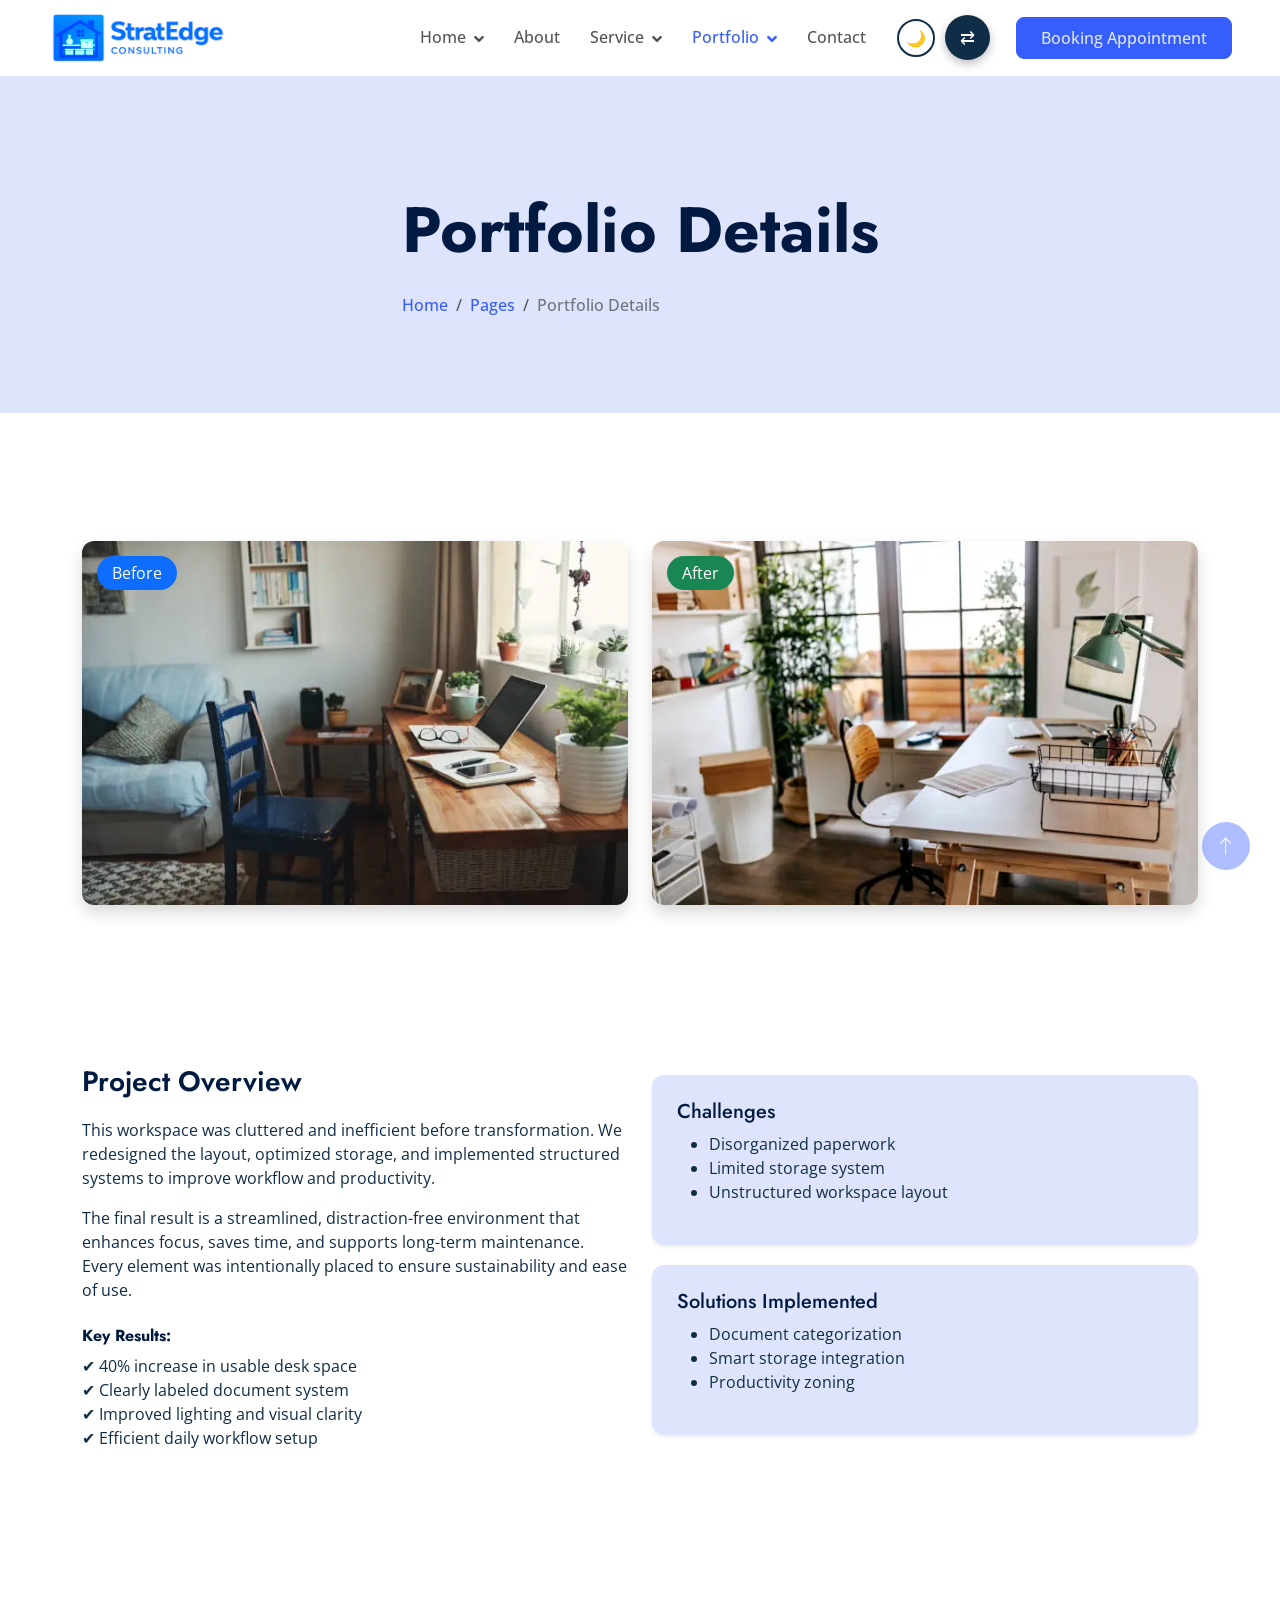
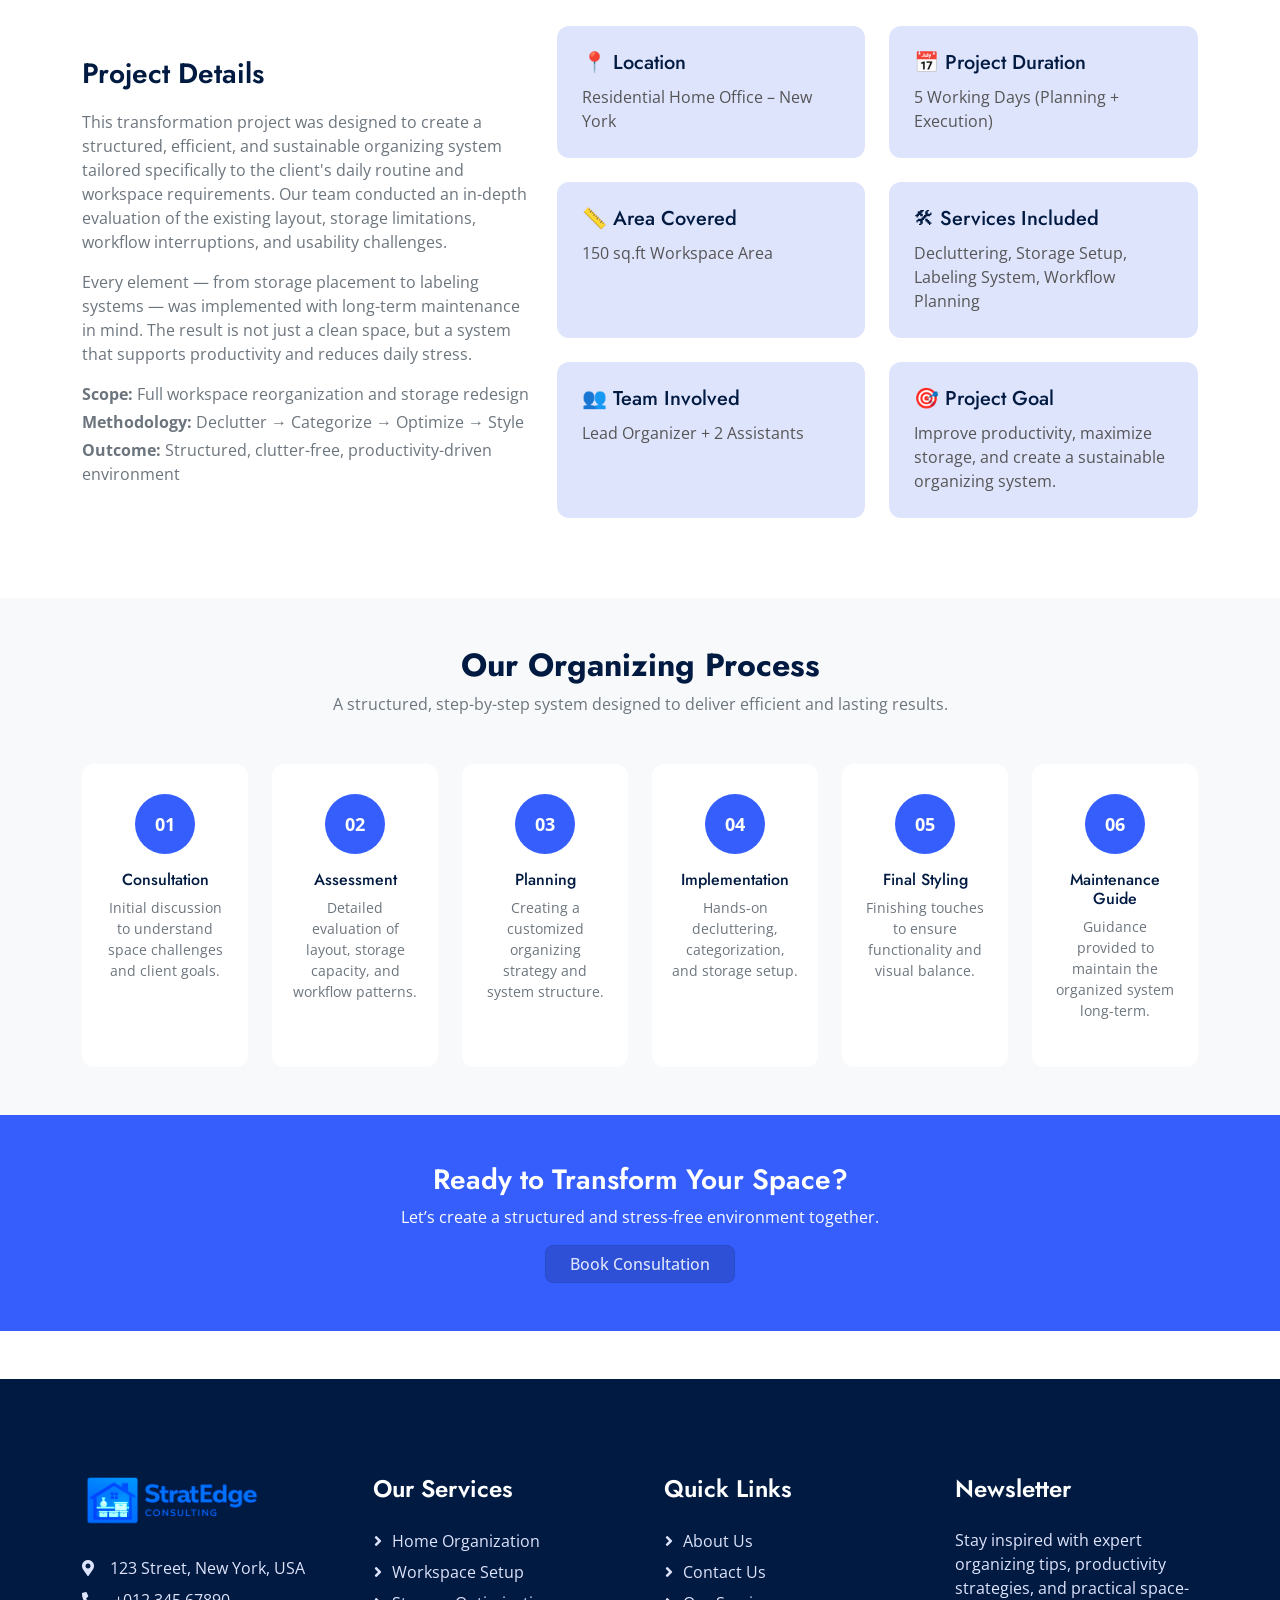
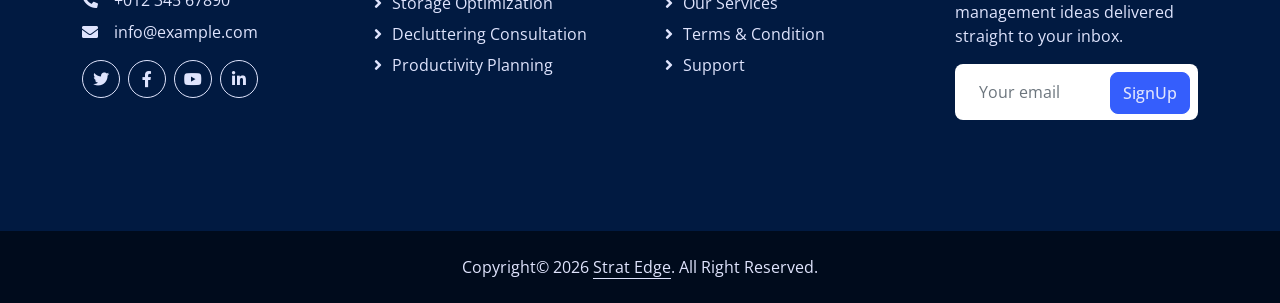
<file: project-details.html>
<!DOCTYPE html>
<html lang="en">

<head>
    <meta charset="utf-8">
    <title>StratEdge Consulting</title>
    <meta content="width=device-width, initial-scale=1.0" name="viewport">
    <meta content="" name="keywords">
    <meta content="" name="description">

    <!-- Favicon -->
    <link href="img/favicon.ico" rel="icon">

    <!-- Google Web Fonts -->
    <link rel="preconnect" href="https://fonts.googleapis.com">
    <link rel="preconnect" href="https://fonts.gstatic.com" crossorigin>
    <link href="https://fonts.googleapis.com/css2?family=Jost:wght@500;600;700&family=Open+Sans:wght@400;500&display=swap" rel="stylesheet">  

    <!-- Icon Font Stylesheet -->
    <link href="https://cdnjs.cloudflare.com/ajax/libs/font-awesome/5.10.0/css/all.min.css" rel="stylesheet">
    <link href="https://cdn.jsdelivr.net/npm/bootstrap-icons@1.4.1/font/bootstrap-icons.css" rel="stylesheet">

    <!-- Libraries Stylesheet -->
    <link href="lib/animate/animate.min.css" rel="stylesheet">
    <link href="lib/owlcarousel/assets/owl.carousel.min.css" rel="stylesheet">

    <!-- Customized Bootstrap Stylesheet -->
    <link href="css/bootstrap.min.css" rel="stylesheet">

    <!-- Template Stylesheet -->
    <link href="css/style.css" rel="stylesheet">
</head>

<body>
    <!-- Spinner Start -->
    <div id="spinner" class="show bg-white position-fixed translate-middle w-100 vh-100 top-50 start-50 d-flex align-items-center justify-content-center">
        <div class="spinner-border text-primary" role="status" style="width: 3rem; height: 3rem;"></div>
    </div>
    <!-- Spinner End -->


     <!-- Navbar Start -->
    <div class="container-fluid fixed-top px-0 wow fadeIn" data-wow-delay="0.1s">
        <div class="top-bar row gx-0 align-items-center d-none d-lg-flex">
            <div class="col-lg-6 px-5 text-start">
                <small><i class="fa fa-map-marker-alt text-primary me-2"></i>123 Street, New York, USA</small>
                <small class="ms-4"><i class="fa fa-clock text-primary me-2"></i>9.00 am - 9.00 pm</small>
            </div>
            <div class="col-lg-6 px-5 text-end">
                <small><i class="fa fa-envelope text-primary me-2"></i>info@example.com</small>
                <small class="ms-4"><i class="fa fa-phone-alt text-primary me-2"></i>+012 345 6789</small>
            </div>
        </div>

       <nav class="navbar navbar-expand-lg navbar-light py-lg-0 px-lg-5">
            <a href="index.html" class="navbar-brand ms-4 ms-lg-0">
                <img src="img/consulting-logo.png">
            </a>
            <button type="button" class="navbar-toggler me-4" data-bs-toggle="collapse" data-bs-target="#navbarCollapse">
                <span class="navbar-toggler-icon"></span>
            </button>
            <div class="collapse navbar-collapse" id="navbarCollapse">
    <div class="navbar-nav ms-auto p-4 p-lg-0">

        <div class="nav-item dropdown">
            <a href="#" class="nav-link dropdown-toggle" data-bs-toggle="dropdown" aria-expanded="false">Home</a>
            <div class="dropdown-menu border-light m-0">
                <a href="index.html" class="dropdown-item">Home1</a>
                <a href="home2.html" class="dropdown-item">Home2</a>
            </div>
        </div>
        <a href="about.html" class="nav-item nav-link">About</a>

        <!-- Services Dropdown Start -->
         <div class="nav-item dropdown">
            <a href="#" class="nav-link dropdown-toggle" data-bs-toggle="dropdown" aria-expanded="false">Service</a>
            <div class="dropdown-menu border-light m-0">
                <a href="service.html" class="dropdown-item">Service</a>
                <a href="service-details.html" class="dropdown-item">Service Details</a>
            </div>
        </div>
        <!-- Services Dropdown End -->

         <div class="nav-item dropdown">
            <a href="#" class="nav-link dropdown-toggle active" data-bs-toggle="dropdown" aria-expanded="false">Portfolio</a>
            <div class="dropdown-menu border-light m-0">
                <a href="project.html" class="dropdown-item">Portfolio</a>
                <a href="project-details.html" class="dropdown-item active">Portfolio Details</a>
            </div>
        </div>
        <a href="contact.html" class="nav-item nav-link">Contact</a>

        <div class="d-flex align-items-center ms-lg-3">
            <button id="theme-toggle" class="theme-btn" aria-label="Toggle theme">🌙</button>
            <button id="rtl-toggle" class="rtl-btn" aria-label="Toggle RTL">⇄</button>
            <a href="booking.html" class="logintopbtn btn btn-primary py-2 px-4 ms-3 d-lg-block">
                Booking Appointment
            </a>
        </div>

    </div>
</div>
        </nav>
    </div>
    <!-- Navbar End -->


    <!-- Page Header Start -->
    <div class="container-fluid page-header mb-5 wow fadeIn" data-wow-delay="0.1s">
        <div class="container">
            <h1 class="display-3 mb-4 animated slideInDown">Portfolio Details</h1>
            <nav aria-label="breadcrumb animated slideInDown">
                <ol class="breadcrumb mb-0">
                    <li class="breadcrumb-item"><a href="#">Home</a></li>
                    <li class="breadcrumb-item"><a href="#">Pages</a></li>
                    <li class="breadcrumb-item active" aria-current="page">Portfolio Details</li>
                </ol>
            </nav>
        </div>
    </div>
    <!-- Page Header End -->


<!-- BEFORE / AFTER -->
<section class="po-detail-section">
    <div class="container">
        <div class="row g-4">

            <div class="col-md-6">
                <div class="po-detail-img shadow">
                    <span class="po-detail-label">Before</span>
                    <img src="img/port1.webp" alt="Before">
                </div>
            </div>

            <div class="col-md-6">
                <div class="po-detail-img shadow">
                    <span class="po-detail-label bg-success">After</span>
                    <img src="img/port1-1.webp" alt="After">
                </div>
            </div>

        </div>
    </div>
</section>

<!-- PROJECT CONTENT -->
<section class="po-detail-section">
    <div class="container">
        <div class="row align-items-center">

            <div class="col-lg-6 po-detail-content">
    <h3>Project Overview</h3>
    <p>
        This workspace was cluttered and inefficient before transformation.
        We redesigned the layout, optimized storage, and implemented structured
        systems to improve workflow and productivity.
    </p>
<p>
        The final result is a streamlined, distraction-free environment
        that enhances focus, saves time, and supports long-term maintenance.
        Every element was intentionally placed to ensure sustainability
        and ease of use.
    </p>

    <div class="mt-4">
        <h6 class="fw-bold">Key Results:</h6>
        <ul>
            <li>✔ 40% increase in usable desk space</li>
            <li>✔ Clearly labeled document system</li>
            <li>✔ Improved lighting and visual clarity</li>
            <li>✔ Efficient daily workflow setup</li>
        </ul>
    </div>
</div>

            <div class="col-lg-6">
                <div class="po-detail-box bg-light shadow-sm">
                    <h5>Challenges</h5>
                    <ul>
                        <li>Disorganized paperwork</li>
                        <li>Limited storage system</li>
                        <li>Unstructured workspace layout</li>
                    </ul>
                </div>

                <div class="po-detail-box bg-light shadow-sm">
                    <h5>Solutions Implemented</h5>
                    <ul>
                        <li>Document categorization</li>
                        <li>Smart storage integration</li>
                        <li>Productivity zoning</li>
                    </ul>
                </div>
            </div>

        </div>
    </div>
</section>
<section class="po-detail-info-section">
    <div class="container">
        <div class="row g-4">

            <!-- Left Content -->
            <div class="col-lg-5 po-info-sec">
               <div class="po-detail-info-intro">
    <h3>Project Details</h3>

    <p>
        This transformation project was designed to create a structured,
        efficient, and sustainable organizing system tailored specifically
        to the client's daily routine and workspace requirements. Our team conducted an in-depth evaluation of the existing layout,
        storage limitations, workflow interruptions, and usability challenges.
    </p>
    <p>
        Every element — from storage placement to labeling systems —
        was implemented with long-term maintenance in mind. The result
        is not just a clean space, but a system that supports productivity
        and reduces daily stress.
    </p>

    <div class="mt-3">
        <p class="mb-1"><strong>Scope:</strong> Full workspace reorganization and storage redesign</p>
        <p class="mb-1"><strong>Methodology:</strong> Declutter → Categorize → Optimize → Style</p>
        <p class="mb-0"><strong>Outcome:</strong> Structured, clutter-free, productivity-driven environment</p>
    </div>
</div>
            </div>

            <!-- Right Info Grid -->
            <div class="col-lg-7">
                <div class="row g-4">

                    <div class="col-md-6">
                        <div class="po-info-box bg-light">
                            <h5>📍 Location</h6>
                            <p>Residential Home Office – New York</p>
                        </div>
                    </div>

                    <div class="col-md-6">
                        <div class="po-info-box bg-light">
                            <h5>📅 Project Duration</h6>
                            <p>5 Working Days (Planning + Execution)</p>
                        </div>
                    </div>

                    <div class="col-md-6">
                        <div class="po-info-box bg-light">
                            <h5>📏 Area Covered</h6>
                            <p>150 sq.ft Workspace Area</p>
                        </div>
                    </div>

                    <div class="col-md-6">
                        <div class="po-info-box bg-light">
                            <h5>🛠 Services Included</h6>
                            <p>Decluttering, Storage Setup, Labeling System, Workflow Planning</p>
                        </div>
                    </div>

                    <div class="col-md-6">
                        <div class="po-info-box bg-light">
                            <h5>👥 Team Involved</h6>
                            <p>Lead Organizer + 2 Assistants</p>
                        </div>
                    </div>

                    <div class="col-md-6">
                        <div class="po-info-box bg-light">
                            <h5>🎯 Project Goal</h6>
                            <p>Improve productivity, maximize storage, and create a sustainable organizing system.</p>
                        </div>
                    </div>

                </div>
            </div>

        </div>
    </div>
</section>
<section class="po-process-section py-5">
    <div class="container">

        <div class="text-center mb-5">
            <h2 class="fw-bold">Our Organizing Process</h2>
            <p class="text-muted">
                A structured, step-by-step system designed to deliver efficient and lasting results.
            </p>
        </div>

        <div class="row g-4 po-process-wrapper">

            <!-- Step 1 -->
            <div class="col-md-6 col-lg-2">
                <div class="po-process-card text-center">
                    <div class="po-process-number">01</div>
                    <h6 class="fw-semibold mt-3">Consultation</h6>
                    <p class="small text-muted">
                        Initial discussion to understand space challenges and client goals.
                    </p>
                </div>
            </div>

            <!-- Step 2 -->
            <div class="col-md-6 col-lg-2">
                <div class="po-process-card text-center">
                    <div class="po-process-number">02</div>
                    <h6 class="fw-semibold mt-3">Assessment</h6>
                    <p class="small text-muted">
                        Detailed evaluation of layout, storage capacity, and workflow patterns.
                    </p>
                </div>
            </div>

            <!-- Step 3 -->
            <div class="col-md-6 col-lg-2">
                <div class="po-process-card text-center">
                    <div class="po-process-number">03</div>
                    <h6 class="fw-semibold mt-3">Planning</h6>
                    <p class="small text-muted">
                        Creating a customized organizing strategy and system structure.
                    </p>
                </div>
            </div>

            <!-- Step 4 -->
            <div class="col-md-6 col-lg-2">
                <div class="po-process-card text-center">
                    <div class="po-process-number">04</div>
                    <h6 class="fw-semibold mt-3">Implementation</h6>
                    <p class="small text-muted">
                        Hands-on decluttering, categorization, and storage setup.
                    </p>
                </div>
            </div>

            <!-- Step 5 -->
            <div class="col-md-6 col-lg-2">
                <div class="po-process-card text-center">
                    <div class="po-process-number">05</div>
                    <h6 class="fw-semibold mt-3">Final Styling</h6>
                    <p class="small text-muted">
                        Finishing touches to ensure functionality and visual balance.
                    </p>
                </div>
            </div>

            <!-- Step 6 -->
            <div class="col-md-6 col-lg-2">
                <div class="po-process-card text-center">
                    <div class="po-process-number">06</div>
                    <h6 class="fw-semibold mt-3">Maintenance Guide</h6>
                    <p class="small text-muted">
                        Guidance provided to maintain the organized system long-term.
                    </p>
                </div>
            </div>

        </div>

    </div>
</section>

<!-- CTA -->
<section class="about-cta text-center py-5">
  <div class="container">
    <h3>Ready to Transform Your Space?</h3>
    <p>Let’s create a structured and stress-free environment together.</p>
    <a href="contact.html" class="btn btn-primary px-4">Book Consultation</a>
  </div>
</section>




    <!-- Footer Start -->
    <div class="container-fluid bg-dark text-light footer mt-5 py-5 wow fadeIn" data-wow-delay="0.1s">
        <div class="container py-5">
            <div class="row g-5">
                <div class="col-lg-3 col-md-6">
                    <a href="index.html" class="navbar-brand ms-4 ms-lg-0">
                <img src="img/consulting-logo.png">
            </a>
                    <p class="mb-2"><i class="fa fa-map-marker-alt me-3"></i>123 Street, New York, USA</p>
                    <p class="mb-2"><i class="fa fa-phone-alt me-3"></i>+012 345 67890</p>
                    <p class="mb-2"><i class="fa fa-envelope me-3"></i>info@example.com</p>
                    <div class="d-flex pt-2">
                        <a class="btn btn-square btn-outline-light rounded-circle me-2" href=""><i class="fab fa-twitter"></i></a>
                        <a class="btn btn-square btn-outline-light rounded-circle me-2" href=""><i class="fab fa-facebook-f"></i></a>
                        <a class="btn btn-square btn-outline-light rounded-circle me-2" href=""><i class="fab fa-youtube"></i></a>
                        <a class="btn btn-square btn-outline-light rounded-circle me-2" href=""><i class="fab fa-linkedin-in"></i></a>
                    </div>
                </div>
                <div class="col-lg-3 col-md-6">
    <h4 class="text-white mb-4">Our Services</h4>
    <a class="btn btn-link" href="">Home Organization</a>
    <a class="btn btn-link" href="">Workspace Setup</a>
    <a class="btn btn-link" href="">Storage Optimization</a>
    <a class="btn btn-link" href="">Decluttering Consultation</a>
    <a class="btn btn-link" href="">Productivity Planning</a>
</div>
                <div class="col-lg-3 col-md-6">
                    <h4 class="text-white mb-4">Quick Links</h4>
                    <a class="btn btn-link" href="">About Us</a>
                    <a class="btn btn-link" href="">Contact Us</a>
                    <a class="btn btn-link" href="">Our Services</a>
                    <a class="btn btn-link" href="">Terms & Condition</a>
                    <a class="btn btn-link" href="">Support</a>
                </div>
                <div class="col-lg-3 col-md-6">
                    <h4 class="text-white mb-4">Newsletter</h4>
                    <p>Stay inspired with expert organizing tips, productivity strategies, and practical space-management ideas delivered straight to your inbox.</p>
                    <div class="position-relative w-100">
                        <input class="form-control bg-white border-0 w-100 py-3 ps-4 pe-5" type="text" placeholder="Your email">
                        <button type="button" class="btn btn-primary py-2 position-absolute top-0 end-0 mt-2 me-2">SignUp</button>
                    </div>
                </div>
            </div>
        </div>
    </div>
    <!-- Footer End -->


    <!-- Copyright Start -->
    <div class="container-fluid copyright py-4">
        <div class="container">
            <div class="row">
                <div class="col-md-12 text-center  mb-3 mb-md-0">Copyright© 2026 <a class="border-bottom" href="#">Strat Edge</a>. All Right Reserved.
                </div>
                
            </div>
        </div>
    </div>
    <!-- Copyright End -->


    <!-- Back to Top -->
    <a href="#" class="btn btn-lg btn-primary btn-lg-square rounded-circle back-to-top"><i class="bi bi-arrow-up"></i></a>


    <!-- JavaScript Libraries -->
    <script src="https://code.jquery.com/jquery-3.4.1.min.js"></script>
    <script src="https://cdn.jsdelivr.net/npm/bootstrap@5.0.0/dist/js/bootstrap.bundle.min.js"></script>
    <script src="lib/wow/wow.min.js"></script>
    <script src="lib/easing/easing.min.js"></script>
    <script src="lib/waypoints/waypoints.min.js"></script>
    <script src="lib/owlcarousel/owl.carousel.min.js"></script>

    <!-- Template Javascript -->
    <script src="js/main.js"></script>
</body>

</html>
</file>
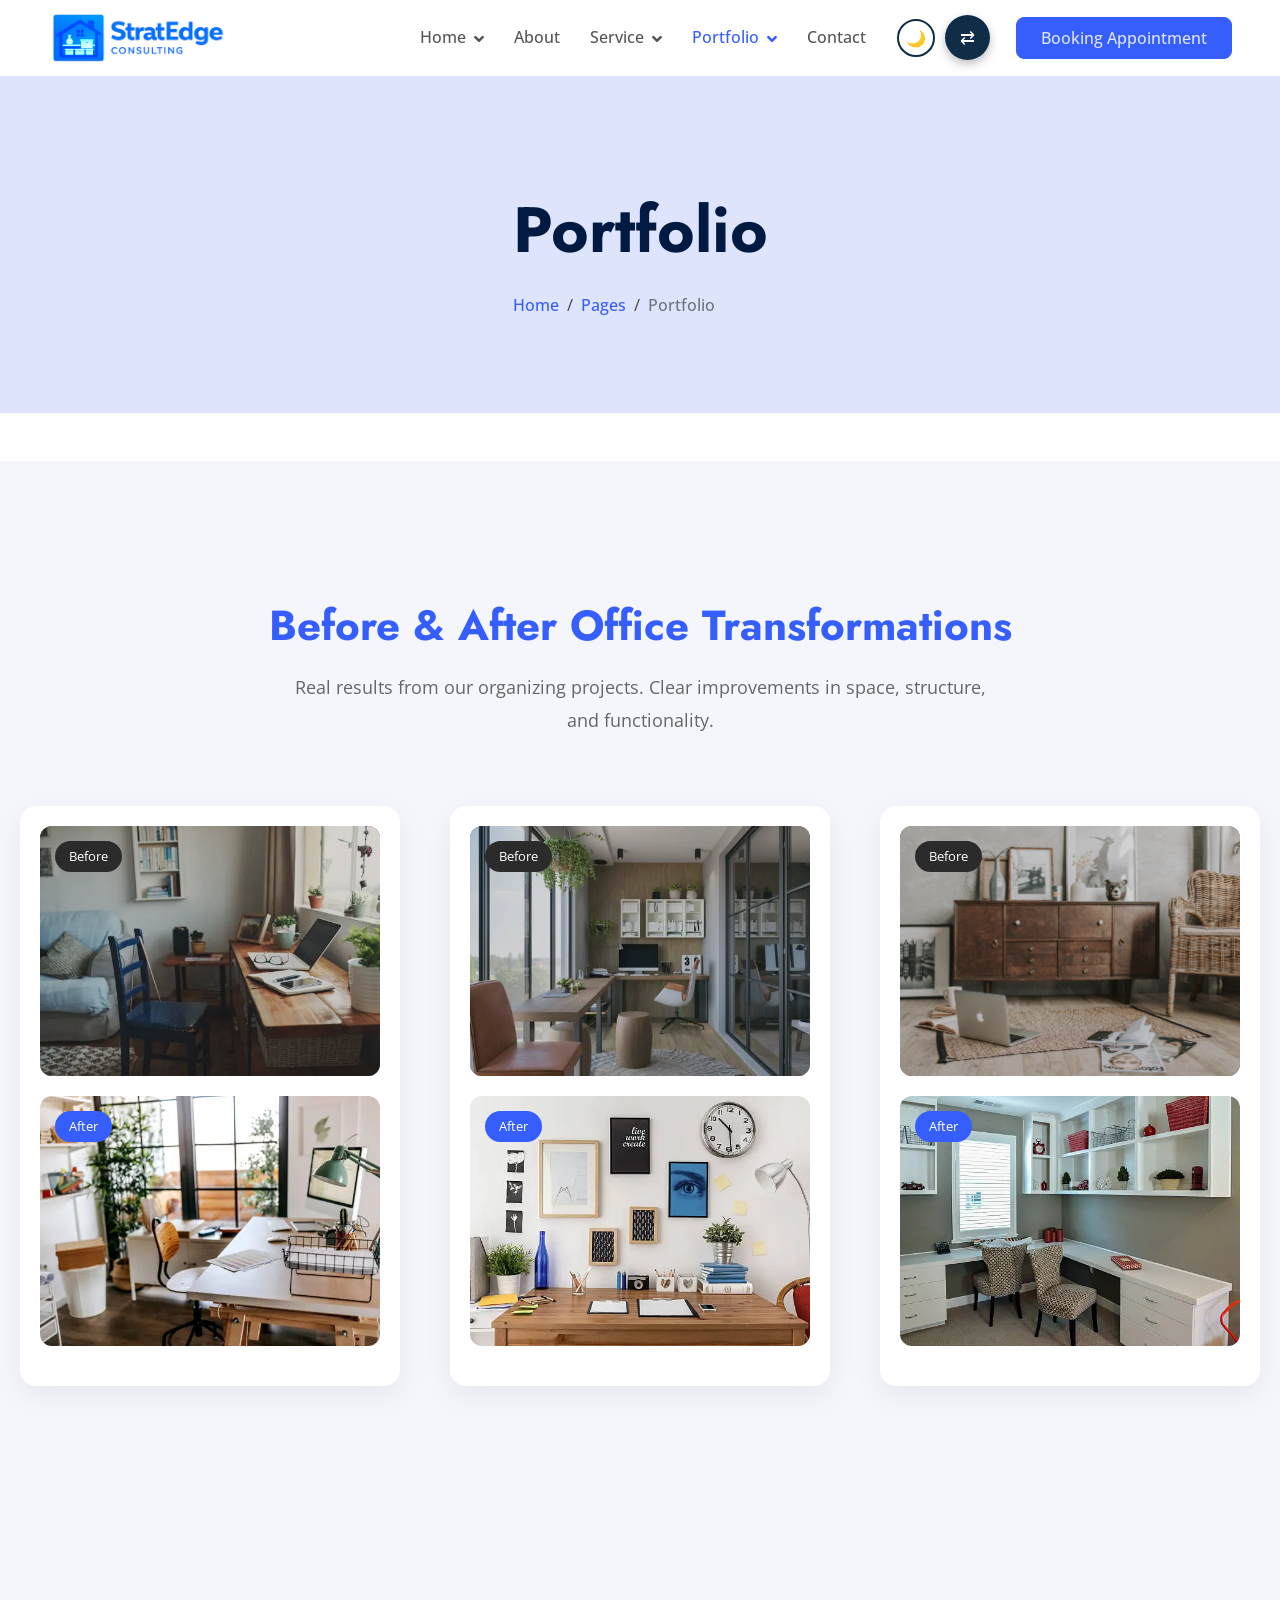
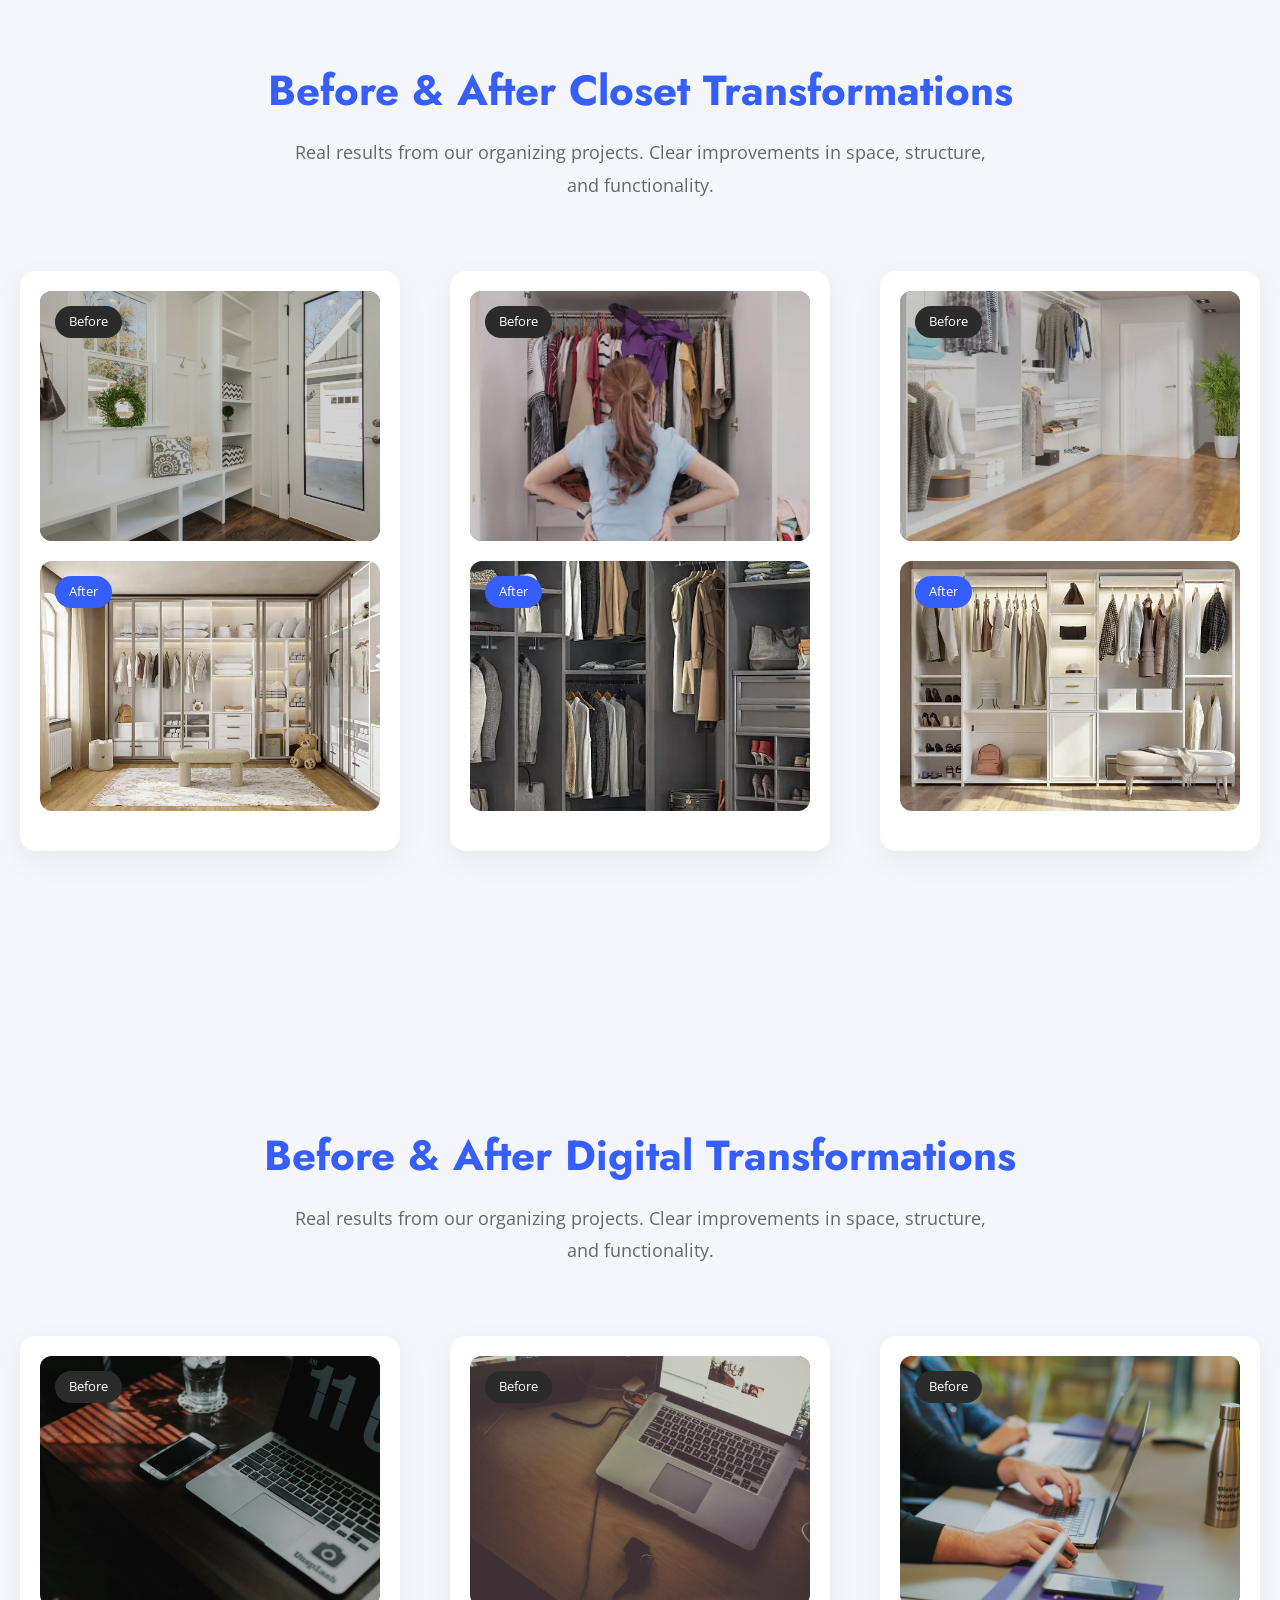
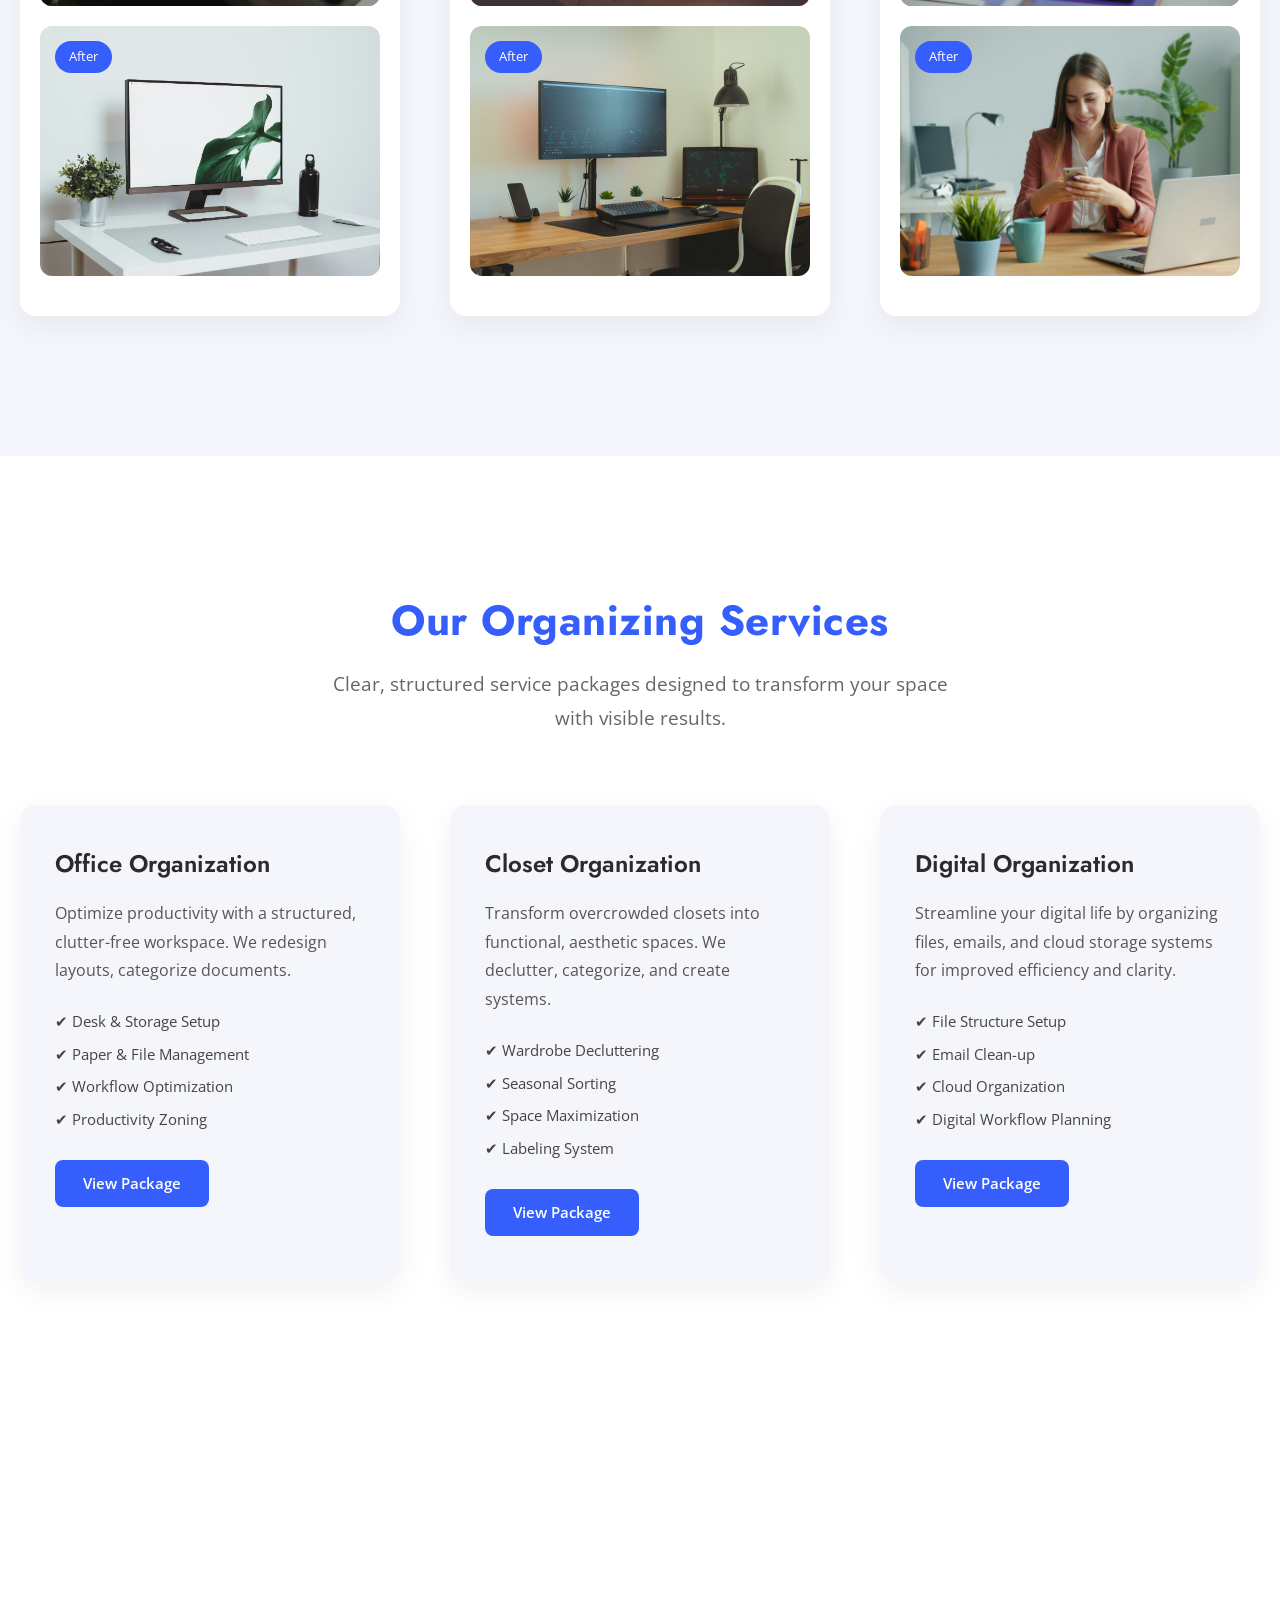
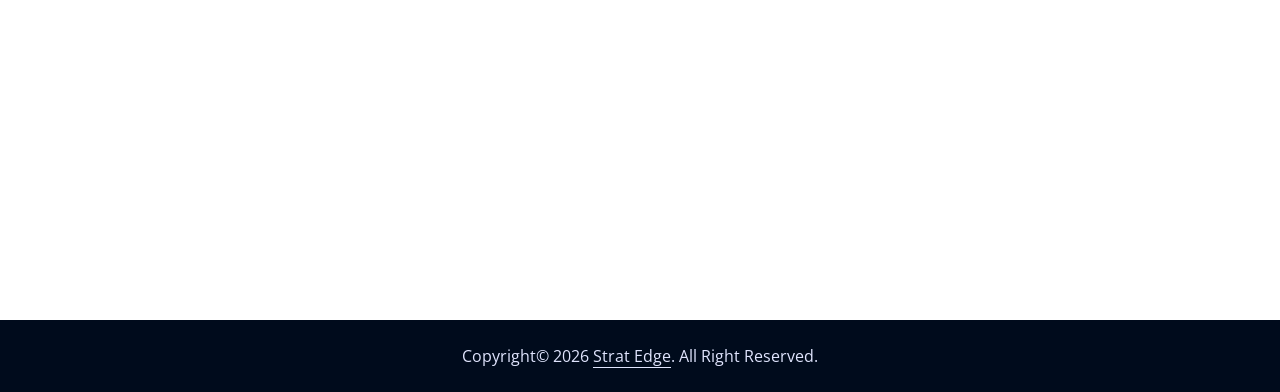
<file: project.html>
<!DOCTYPE html>
<html lang="en">

<head>
    <meta charset="utf-8">
    <title>StratEdge Consulting</title>
    <meta content="width=device-width, initial-scale=1.0" name="viewport">
    <meta content="" name="keywords">
    <meta content="" name="description">

    <!-- Favicon -->
    <link href="img/favicon.ico" rel="icon">

    <!-- Google Web Fonts -->
    <link rel="preconnect" href="https://fonts.googleapis.com">
    <link rel="preconnect" href="https://fonts.gstatic.com" crossorigin>
    <link href="https://fonts.googleapis.com/css2?family=Jost:wght@500;600;700&family=Open+Sans:wght@400;500&display=swap" rel="stylesheet">  

    <!-- Icon Font Stylesheet -->
    <link href="https://cdnjs.cloudflare.com/ajax/libs/font-awesome/5.10.0/css/all.min.css" rel="stylesheet">
    <link href="https://cdn.jsdelivr.net/npm/bootstrap-icons@1.4.1/font/bootstrap-icons.css" rel="stylesheet">

    <!-- Libraries Stylesheet -->
    <link href="lib/animate/animate.min.css" rel="stylesheet">
    <link href="lib/owlcarousel/assets/owl.carousel.min.css" rel="stylesheet">

    <!-- Customized Bootstrap Stylesheet -->
    <link href="css/bootstrap.min.css" rel="stylesheet">

    <!-- Template Stylesheet -->
    <link href="css/style.css" rel="stylesheet">
</head>

<body>
    <!-- Spinner Start -->
    <div id="spinner" class="show bg-white position-fixed translate-middle w-100 vh-100 top-50 start-50 d-flex align-items-center justify-content-center">
        <div class="spinner-border text-primary" role="status" style="width: 3rem; height: 3rem;"></div>
    </div>
    <!-- Spinner End -->


    <!-- Navbar Start -->
     <!-- Navbar Start -->
    <div class="container-fluid fixed-top px-0 wow fadeIn" data-wow-delay="0.1s">
        <div class="top-bar row gx-0 align-items-center d-none d-lg-flex">
            <div class="col-lg-6 px-5 text-start">
                <small><i class="fa fa-map-marker-alt text-primary me-2"></i>123 Street, New York, USA</small>
                <small class="ms-4"><i class="fa fa-clock text-primary me-2"></i>9.00 am - 9.00 pm</small>
            </div>
            <div class="col-lg-6 px-5 text-end">
                <small><i class="fa fa-envelope text-primary me-2"></i>info@example.com</small>
                <small class="ms-4"><i class="fa fa-phone-alt text-primary me-2"></i>+012 345 6789</small>
            </div>
        </div>

       <nav class="navbar navbar-expand-lg navbar-light py-lg-0 px-lg-5">
            <a href="index.html" class="navbar-brand ms-4 ms-lg-0">
                <img src="img/consulting-logo.png">
            </a>
            <button type="button" class="navbar-toggler me-4" data-bs-toggle="collapse" data-bs-target="#navbarCollapse">
                <span class="navbar-toggler-icon"></span>
            </button>
            <div class="collapse navbar-collapse" id="navbarCollapse">
    <div class="navbar-nav ms-auto p-4 p-lg-0">

        <div class="nav-item dropdown">
            <a href="#" class="nav-link dropdown-toggle" data-bs-toggle="dropdown" aria-expanded="false">Home</a>
            <div class="dropdown-menu border-light m-0">
                <a href="index.html" class="dropdown-item">Home1</a>
                <a href="home2.html" class="dropdown-item">Home2</a>
            </div>
        </div>
        <a href="about.html" class="nav-item nav-link">About</a>

        <!-- Services Dropdown Start -->
         <div class="nav-item dropdown">
            <a href="#" class="nav-link dropdown-toggle" data-bs-toggle="dropdown" aria-expanded="false">Service</a>
            <div class="dropdown-menu border-light m-0">
                <a href="service.html" class="dropdown-item">Service</a>
                <a href="service-details.html" class="dropdown-item">Service Details</a>
            </div>
        </div>
        <!-- Services Dropdown End -->

         <div class="nav-item dropdown">
            <a href="#" class="nav-link dropdown-toggle active" data-bs-toggle="dropdown" aria-expanded="false">Portfolio</a>
            <div class="dropdown-menu border-light m-0">
                <a href="project.html" class="dropdown-item active">Portfolio</a>
                <a href="project-details.html" class="dropdown-item">Portfolio Details</a>
            </div>
        </div>
        <a href="contact.html" class="nav-item nav-link">Contact</a>

        <div class="d-flex align-items-center ms-lg-3">
            <button id="theme-toggle" class="theme-btn" aria-label="Toggle theme">🌙</button>
            <button id="rtl-toggle" class="rtl-btn" aria-label="Toggle RTL">⇄</button>
            <a href="booking.html" class="logintopbtn btn btn-primary py-2 px-4 ms-3 d-lg-block">
                Booking Appointment
            </a>
        </div>

    </div>
</div>
        </nav>
    </div>
    <!-- Navbar End -->


    <!-- Page Header Start -->
    <div class="container-fluid page-header mb-5 wow fadeIn" data-wow-delay="0.1s">
        <div class="container">
            <h1 class="display-3 mb-4 animated slideInDown">Portfolio</h1>
            <nav aria-label="breadcrumb animated slideInDown">
                <ol class="breadcrumb mb-0">
                    <li class="breadcrumb-item"><a href="#">Home</a></li>
                    <li class="breadcrumb-item"><a href="#">Pages</a></li>
                    <li class="breadcrumb-item active" aria-current="page">Portfolio</li>
                </ol>
            </nav>
        </div>
    </div>
    <!-- Page Header End -->


    
    
<section class="po-gallery-section">
    <div class="po-gallery-wrapper">

        <h2 class="po-gallery-title">Before & After Office Transformations</h2>
        <p class="po-gallery-subtitle">
            Real results from our organizing projects. Clear improvements in space,
            structure, and functionality.
        </p>

        <div class="po-gallery-grid">

            <!-- Item 1 -->
            <div class="po-gallery-card">
                <div class="po-gallery-image before">
                    <img src="img/port1.webp" alt="Before Home Office">
                    <span class="po-label">Before</span>
                </div>
                <div class="po-gallery-image after">
                    <img src="img/port1-1.webp" alt="After Home Office">
                    <span class="po-label after-label">After</span>
                </div>
            </div>

            <!-- Item 2 -->
            <div class="po-gallery-card">
                <div class="po-gallery-image before">
                    <img src="img/port2.webp" alt="Before Closet">
                    <span class="po-label">Before</span>
                </div>
                <div class="po-gallery-image after">
                    <img src="img/port2-2.webp" alt="After Closet">
                    <span class="po-label after-label">After</span>
                </div>
            </div>

            <!-- Item 3 -->
            <div class="po-gallery-card">
                <div class="po-gallery-image before">
                    <img src="img/port4-4.jpg" alt="Before Digital Setup">
                    <span class="po-label">Before</span>
                </div>
                <div class="po-gallery-image after">
                    <img src="img/port4.webp" alt="After Digital Setup">
                    <span class="po-label after-label">After</span>
                </div>
            </div>

        </div>

    </div>
</section>

<section class="po-gallery-section">
    <div class="po-gallery-wrapper">

        <h2 class="po-gallery-title">Before & After Closet Transformations</h2>
        <p class="po-gallery-subtitle">
            Real results from our organizing projects. Clear improvements in space,
            structure, and functionality.
        </p>

        <div class="po-gallery-grid">

            <!-- Item 1 -->
            <div class="po-gallery-card">
                <div class="po-gallery-image before">
                    <img src="img/clo3-3.jpg" alt="Before Home Office">
                    <span class="po-label">Before</span>
                </div>
                <div class="po-gallery-image after">
                    <img src="img/clo1-1.webp" alt="After Home Office">
                    <span class="po-label after-label">After</span>
                </div>
            </div>

            <!-- Item 2 -->
            <div class="po-gallery-card">
                <div class="po-gallery-image before">
                    <img src="img/clo2.webp" alt="Before Closet">
                    <span class="po-label">Before</span>
                </div>
                <div class="po-gallery-image after">
                    <img src="img/clo1.webp" alt="After Closet">
                    <span class="po-label after-label">After</span>
                </div>
            </div>

            <!-- Item 3 -->
            <div class="po-gallery-card">
                <div class="po-gallery-image before">
                    <img src="img/clo3.webp" alt="Before Digital Setup">
                    <span class="po-label">Before</span>
                </div>
                <div class="po-gallery-image after">
                    <img src="img/clo2-2.webp" alt="After Digital Setup">
                    <span class="po-label after-label">After</span>
                </div>
            </div>

        </div>

    </div>
</section>
<section class="po-gallery-section">
    <div class="po-gallery-wrapper">

        <h2 class="po-gallery-title">Before & After Digital Transformations</h2>
        <p class="po-gallery-subtitle">
            Real results from our organizing projects. Clear improvements in space,
            structure, and functionality.
        </p>

        <div class="po-gallery-grid">

            <!-- Item 1 -->
            <div class="po-gallery-card">
                <div class="po-gallery-image before">
                    <img src="img/off1.jpg" alt="Before Home Office">
                    <span class="po-label">Before</span>
                </div>
                <div class="po-gallery-image after">
                    <img src="img/off1-1.jpg" alt="After Home Office">
                    <span class="po-label after-label">After</span>
                </div>
            </div>

            <!-- Item 2 -->
            <div class="po-gallery-card">
                <div class="po-gallery-image before">
                    <img src="img/off2.jpg" alt="Before Closet">
                    <span class="po-label">Before</span>
                </div>
                <div class="po-gallery-image after">
                    <img src="img/off2-2.jpg" alt="After Closet">
                    <span class="po-label after-label">After</span>
                </div>
            </div>

            <!-- Item 3 -->
            <div class="po-gallery-card">
                <div class="po-gallery-image before">
                    <img src="img/off3.jpg" alt="Before Digital Setup">
                    <span class="po-label">Before</span>
                </div>
                <div class="po-gallery-image after">
                    <img src="img/off3-3.jpg" alt="After Digital Setup">
                    <span class="po-label after-label">After</span>
                </div>
            </div>

        </div>

    </div>
</section>

        <section class="po-services-section">
    <div class="po-services-wrapper">

        <h2 class="po-services-title">Our Organizing Services</h2>
        <p class="po-services-subtitle">
            Clear, structured service packages designed to transform your space with visible results.
        </p>

        <div class="po-services-grid">

            <!-- Home Office -->
            <div class="po-service-card">
                <h3>Office Organization</h3>
                <p>
                    Optimize productivity with a structured, clutter-free workspace.
                    We redesign layouts, categorize documents.
                </p>
                <ul>
                    <li>✔ Desk & Storage Setup</li>
                    <li>✔ Paper & File Management</li>
                    <li>✔ Workflow Optimization</li>
                    <li>✔ Productivity Zoning</li>
                </ul>
                <a href="#" class="po-service-btn">View Package</a>
            </div>

            <!-- Closet -->
            <div class="po-service-card">
                <h3>Closet Organization</h3>
                <p>
                    Transform overcrowded closets into functional, aesthetic spaces.
                    We declutter, categorize, and create systems.
                </p>
                <ul>
                    <li>✔ Wardrobe Decluttering</li>
                    <li>✔ Seasonal Sorting</li>
                    <li>✔ Space Maximization</li>
                    <li>✔ Labeling System</li>
                </ul>
                <a href="#" class="po-service-btn">View Package</a>
            </div>

            <!-- Digital -->
            <div class="po-service-card">
                <h3>Digital Organization</h3>
                <p>
                    Streamline your digital life by organizing files, emails,
                    and cloud storage systems for improved efficiency and clarity.
                </p>
                <ul>
                    <li>✔ File Structure Setup</li>
                    <li>✔ Email Clean-up</li>
                    <li>✔ Cloud Organization</li>
                    <li>✔ Digital Workflow Planning</li>
                </ul>
                <a href="#" class="po-service-btn">View Package</a>
            </div>

        </div>
    </div>
</section>

    <!-- Footer Start -->
    <div class="container-fluid bg-dark text-light footer mt-5 py-5 wow fadeIn" data-wow-delay="0.1s">
        <div class="container py-5">
            <div class="row g-5">
                <div class="col-lg-3 col-md-6">
                    <a href="index.html" class="navbar-brand ms-4 ms-lg-0">
                <img src="img/consulting-logo.png">
            </a>
                    <p class="mb-2"><i class="fa fa-map-marker-alt me-3"></i>123 Street, New York, USA</p>
                    <p class="mb-2"><i class="fa fa-phone-alt me-3"></i>+012 345 67890</p>
                    <p class="mb-2"><i class="fa fa-envelope me-3"></i>info@example.com</p>
                    <div class="d-flex pt-2">
                        <a class="btn btn-square btn-outline-light rounded-circle me-2" href=""><i class="fab fa-twitter"></i></a>
                        <a class="btn btn-square btn-outline-light rounded-circle me-2" href=""><i class="fab fa-facebook-f"></i></a>
                        <a class="btn btn-square btn-outline-light rounded-circle me-2" href=""><i class="fab fa-youtube"></i></a>
                        <a class="btn btn-square btn-outline-light rounded-circle me-2" href=""><i class="fab fa-linkedin-in"></i></a>
                    </div>
                </div>
                <div class="col-lg-3 col-md-6">
    <h4 class="text-white mb-4">Our Services</h4>
    <a class="btn btn-link" href="">Home Organization</a>
    <a class="btn btn-link" href="">Workspace Setup</a>
    <a class="btn btn-link" href="">Storage Optimization</a>
    <a class="btn btn-link" href="">Decluttering Consultation</a>
    <a class="btn btn-link" href="">Productivity Planning</a>
</div>
                <div class="col-lg-3 col-md-6">
                    <h4 class="text-white mb-4">Quick Links</h4>
                    <a class="btn btn-link" href="">About Us</a>
                    <a class="btn btn-link" href="">Contact Us</a>
                    <a class="btn btn-link" href="">Our Services</a>
                    <a class="btn btn-link" href="">Terms & Condition</a>
                    <a class="btn btn-link" href="">Support</a>
                </div>
                <div class="col-lg-3 col-md-6">
                    <h4 class="text-white mb-4">Newsletter</h4>
                    <p>Stay inspired with expert organizing tips, productivity strategies, and practical space-management ideas delivered straight to your inbox.</p>
                    <div class="position-relative w-100">
                        <input class="form-control bg-white border-0 w-100 py-3 ps-4 pe-5" type="text" placeholder="Your email">
                        <button type="button" class="btn btn-primary py-2 position-absolute top-0 end-0 mt-2 me-2">SignUp</button>
                    </div>
                </div>
            </div>
        </div>
    </div>
    <!-- Footer End -->


    <!-- Copyright Start -->
    <div class="container-fluid copyright py-4">
        <div class="container">
            <div class="row">
                <div class="col-md-12 text-center  mb-3 mb-md-0">Copyright© 2026 <a class="border-bottom" href="#">Strat Edge</a>. All Right Reserved.
                </div>
                
            </div>
        </div>
    </div>
    <!-- Copyright End -->


    <!-- Back to Top -->
    <a href="#" class="btn btn-lg btn-primary btn-lg-square rounded-circle back-to-top"><i class="bi bi-arrow-up"></i></a>


    <!-- JavaScript Libraries -->
    <script src="https://code.jquery.com/jquery-3.4.1.min.js"></script>
    <script src="https://cdn.jsdelivr.net/npm/bootstrap@5.0.0/dist/js/bootstrap.bundle.min.js"></script>
    <script src="lib/wow/wow.min.js"></script>
    <script src="lib/easing/easing.min.js"></script>
    <script src="lib/waypoints/waypoints.min.js"></script>
    <script src="lib/owlcarousel/owl.carousel.min.js"></script>

    <!-- Template Javascript -->
    <script src="js/main.js"></script>
</body>

</html>
</file>
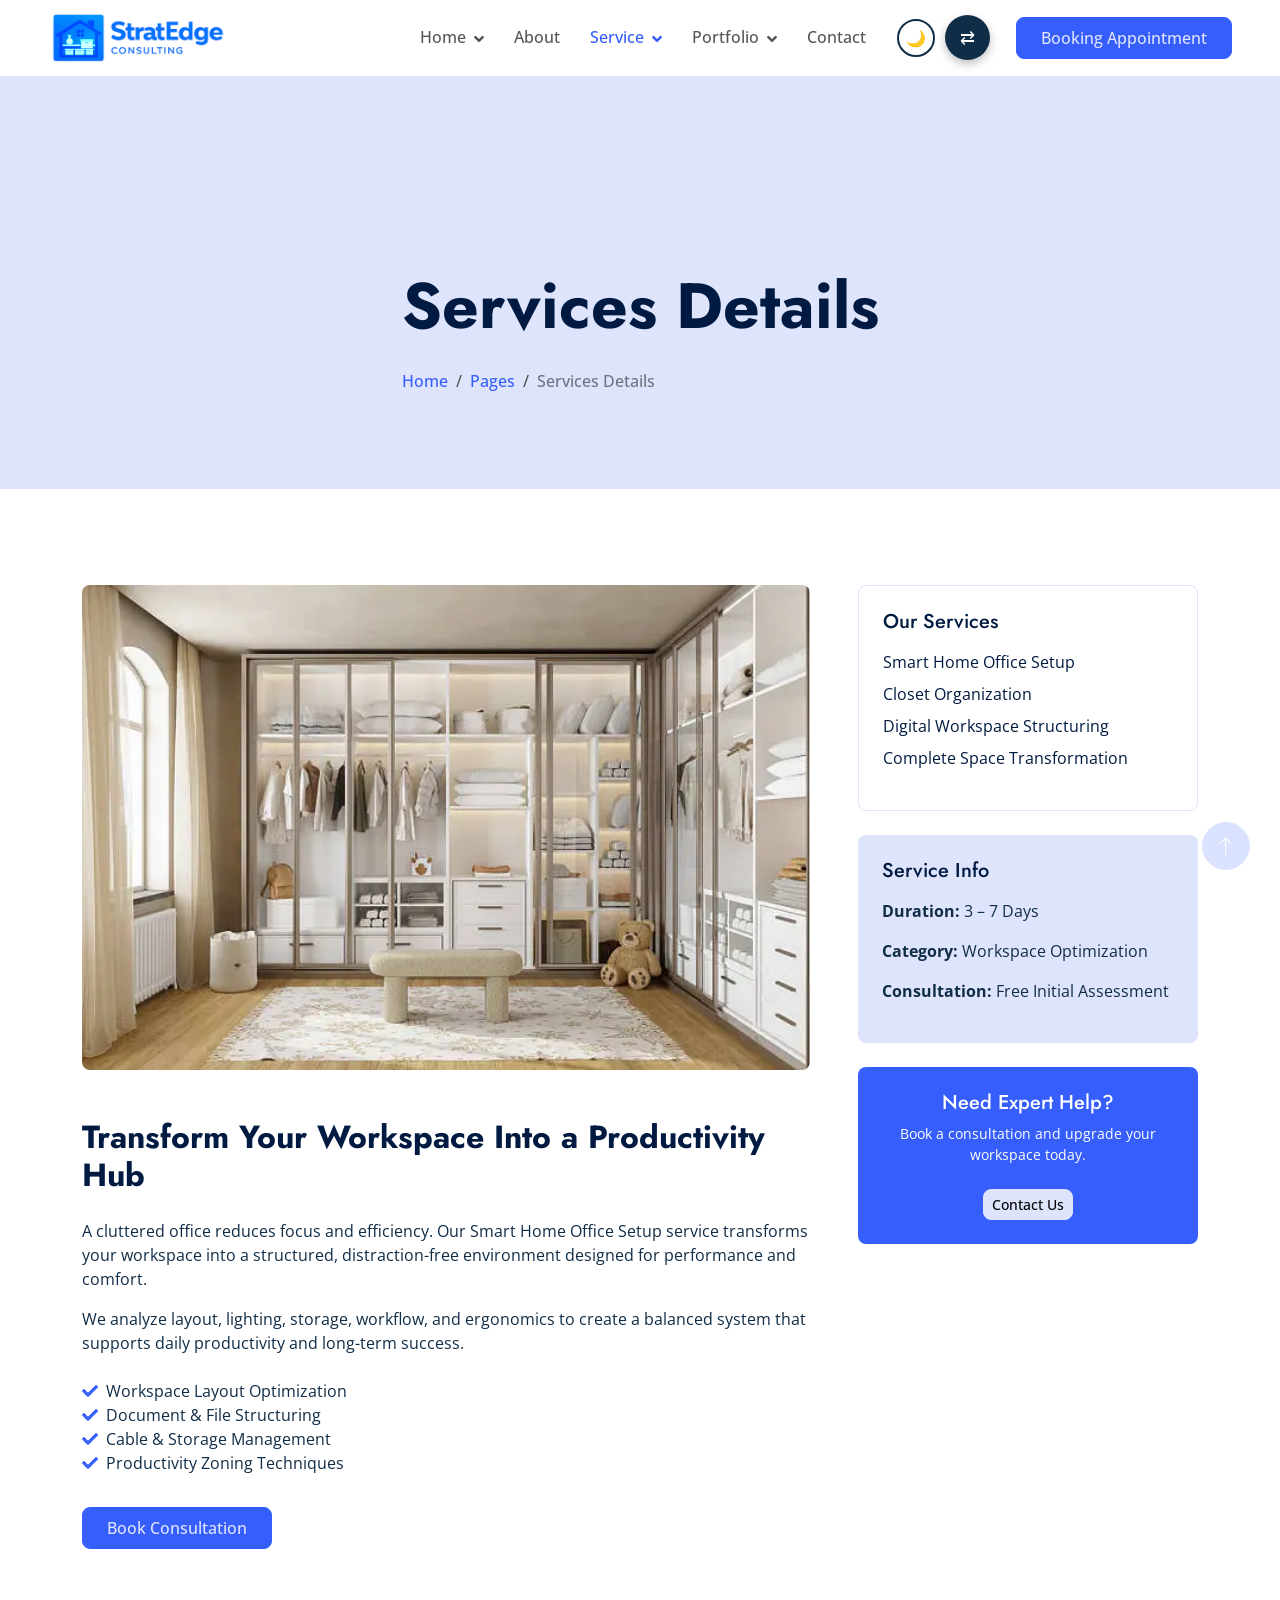
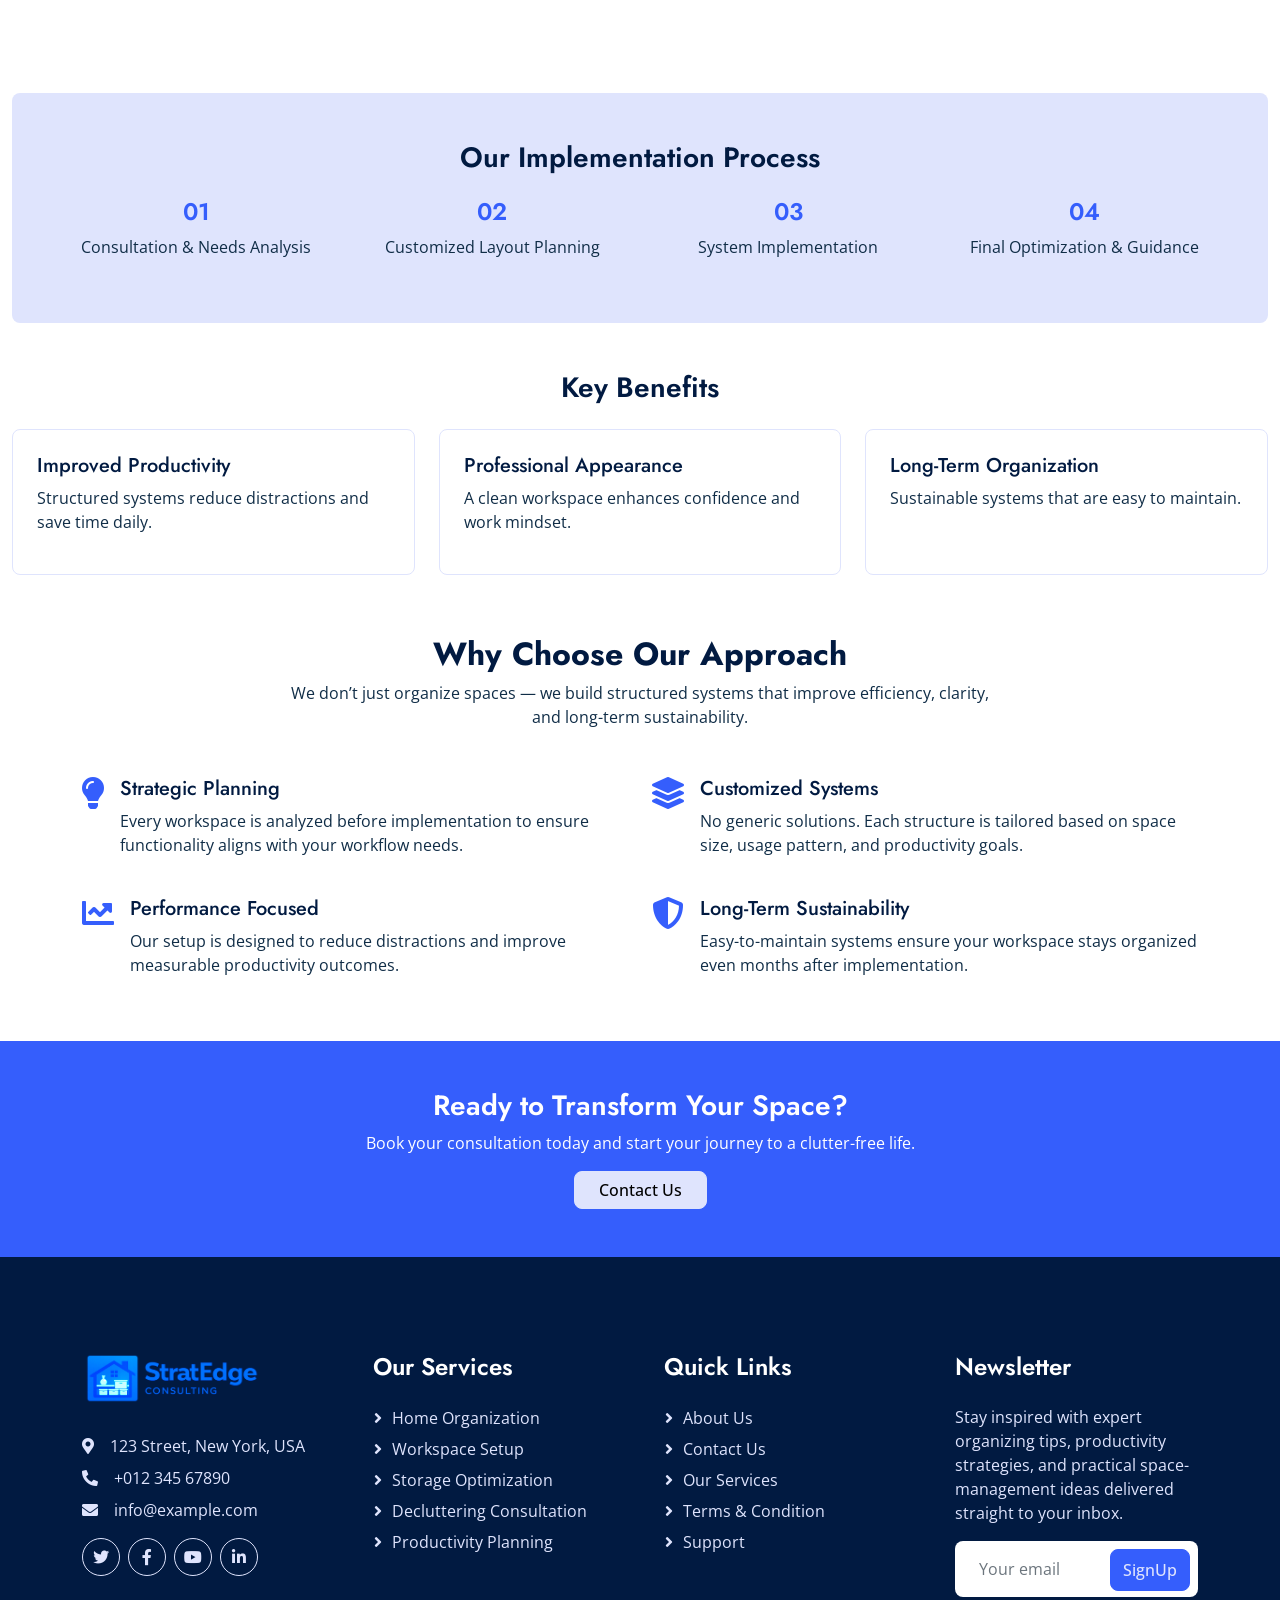
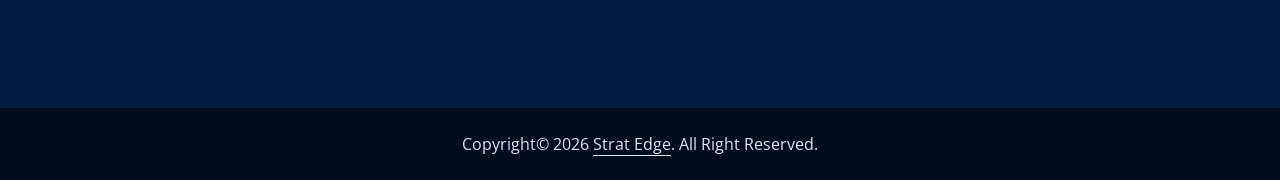
<file: service-details.html>
<!DOCTYPE html>
<html lang="en">

<head>
    <meta charset="utf-8">
    <title>StratEdge Consulting</title>
    <meta content="width=device-width, initial-scale=1.0" name="viewport">
    <meta content="" name="keywords">
    <meta content="" name="description">

    <!-- Favicon -->
    <link href="img/favicon.ico" rel="icon">

    <!-- Google Web Fonts -->
    <link rel="preconnect" href="https://fonts.googleapis.com">
    <link rel="preconnect" href="https://fonts.gstatic.com" crossorigin>
    <link href="https://fonts.googleapis.com/css2?family=Jost:wght@500;600;700&family=Open+Sans:wght@400;500&display=swap" rel="stylesheet">  

    <!-- Icon Font Stylesheet -->
    <link href="https://cdnjs.cloudflare.com/ajax/libs/font-awesome/5.10.0/css/all.min.css" rel="stylesheet">
    <link href="https://cdn.jsdelivr.net/npm/bootstrap-icons@1.4.1/font/bootstrap-icons.css" rel="stylesheet">

    <!-- Libraries Stylesheet -->
    <link href="lib/animate/animate.min.css" rel="stylesheet">
    <link href="lib/owlcarousel/assets/owl.carousel.min.css" rel="stylesheet">

    <!-- Customized Bootstrap Stylesheet -->
    <link href="css/bootstrap.min.css" rel="stylesheet">

    <!-- Template Stylesheet -->
    <link href="css/style.css" rel="stylesheet">
</head>

<body class="service-page">
    <!-- Spinner Start -->
    <div id="spinner" class="show bg-white position-fixed translate-middle w-100 vh-100 top-50 start-50 d-flex align-items-center justify-content-center">
        <div class="spinner-border text-primary" role="status" style="width: 3rem; height: 3rem;"></div>
    </div>
    <!-- Spinner End -->


    <!-- Navbar Start -->
    <nav class="navbar navbar-expand-lg navbar-light py-lg-0 px-lg-5">
            <a href="index.html" class="navbar-brand ms-4 ms-lg-0">
                <img src="img/consulting-logo.png">
            </a>
            <button type="button" class="navbar-toggler me-4" data-bs-toggle="collapse" data-bs-target="#navbarCollapse">
                <span class="navbar-toggler-icon"></span>
            </button>
            <div class="collapse navbar-collapse" id="navbarCollapse">
    <div class="navbar-nav ms-auto p-4 p-lg-0">

        <div class="nav-item dropdown">
            <a href="#" class="nav-link dropdown-toggle" data-bs-toggle="dropdown" aria-expanded="false">Home</a>
            <div class="dropdown-menu border-light m-0">
                <a href="index.html" class="dropdown-item">Home1</a>
                <a href="home2.html" class="dropdown-item">Home2</a>
            </div>
        </div>
        <a href="about.html" class="nav-item nav-link">About</a>

        <!-- Services Dropdown Start -->
         <div class="nav-item dropdown">
            <a href="#" class="nav-link dropdown-toggle active" data-bs-toggle="dropdown" aria-expanded="false">Service</a>
            <div class="dropdown-menu border-light m-0">
                <a href="service.html" class="dropdown-item">Service</a>
                <a href="service-details.html" class="dropdown-item active">Service Details</a>
            </div>
        </div>
        <!-- Services Dropdown End -->

         <div class="nav-item dropdown">
            <a href="#" class="nav-link dropdown-toggle" data-bs-toggle="dropdown" aria-expanded="false">Portfolio</a>
            <div class="dropdown-menu border-light m-0">
                <a href="project.html" class="dropdown-item">Portfolio</a>
                <a href="project-details.html" class="dropdown-item">Portfolio Details</a>
            </div>
        </div>
        <a href="contact.html" class="nav-item nav-link">Contact</a>

        <div class="d-flex align-items-center ms-lg-3">
            <button id="theme-toggle" class="theme-btn" aria-label="Toggle theme">🌙</button>
            <button id="rtl-toggle" class="rtl-btn" aria-label="Toggle RTL">⇄</button>
            <a href="booking.html" class="logintopbtn btn btn-primary py-2 px-4 ms-3 d-lg-block">
                Booking Appointment
            </a>
        </div>

    </div>
</div>
        </nav>
    </div>
    <!-- Navbar End -->


    <!-- Page Header Start -->
    <div class="container-fluid page-header mb-5 wow fadeIn" data-wow-delay="0.1s">
        <div class="container">
            <h1 class="display-3 mb-4 animated slideInDown">Services Details</h1>
            <nav aria-label="breadcrumb animated slideInDown">
                <ol class="breadcrumb mb-0">
                    <li class="breadcrumb-item"><a href="#">Home</a></li>
                    <li class="breadcrumb-item"><a href="#">Pages</a></li>
                    <li class="breadcrumb-item active" aria-current="page">Services Details</li>
                </ol>
            </nav>
        </div>
    </div>
    <!-- Page Header End -->


  
<!-- Service Detail With Sidebar -->
<div class="container-xxl py-5">
    <div class="container">
        <div class="row g-5">

            <!-- MAIN CONTENT -->
            <div class="col-lg-8">

                <!-- Service Detail Section -->
                <div class="row g-5 align-items-center service-main mb-5">

                    <div class="col-md-12">
                        <img class="img-fluid rounded w-100" src="img/clo1-1.webp" alt="">
                    </div>

                    <div class="col-md-12">
                        <h2 class="mb-4">Transform Your Workspace Into a Productivity Hub</h2>
                        <p>
                            A cluttered office reduces focus and efficiency. Our Smart Home Office Setup 
                            service transforms your workspace into a structured, distraction-free 
                            environment designed for performance and comfort.
                        </p>

                        <p>
                            We analyze layout, lighting, storage, workflow, and ergonomics to create 
                            a balanced system that supports daily productivity and long-term success.
                        </p>

                        <ul class="list-unstyled mt-4">
                            <li><i class="fa fa-check text-primary me-2"></i>Workspace Layout Optimization</li>
                            <li><i class="fa fa-check text-primary me-2"></i>Document & File Structuring</li>
                            <li><i class="fa fa-check text-primary me-2"></i>Cable & Storage Management</li>
                            <li><i class="fa fa-check text-primary me-2"></i>Productivity Zoning Techniques</li>
                        </ul>

                        <a href="contact.html" class="btn btn-primary px-4 py-2 mt-3">Book Consultation</a>
                    </div>

                </div>

                

            </div>


            <!-- SIDEBAR -->
            <div class="col-lg-4">

                <!-- Other Services -->
                <div class="border side-service rounded p-4 mb-4">
                    <h5 class="mb-3">Our Services</h5>
                    <ul class="list-unstyled">
                        <li class="mb-2"><a href="#" class="text-dark">Smart Home Office Setup</a></li>
                        <li class="mb-2"><a href="#" class="text-dark">Closet Organization</a></li>
                        <li class="mb-2"><a href="#" class="text-dark">Digital Workspace Structuring</a></li>
                        <li><a href="#" class="text-dark">Complete Space Transformation</a></li>
                    </ul>
                </div>

                <!-- Quick Info -->
                <div class="bg-light side-info rounded p-4 mb-4">
                    <h5 class="mb-3">Service Info</h5>
                    <p><strong>Duration:</strong> 3 – 7 Days</p>
                    <p><strong>Category:</strong> Workspace Optimization</p>
                    <p><strong>Consultation:</strong> Free Initial Assessment</p>
                </div>

                <!-- CTA Box -->
                <div class="bg-primary text-white rounded p-4 text-center need-sec">
                    <h5>Need Expert Help?</h5>
                    <p class="small">Book a consultation and upgrade your workspace today.</p>
                    <a href="contact.html" class="btn btn-light btn-sm mt-2">Contact Us</a>
                </div>

            </div>

        </div>
    </div>
</div>
<!-- Why Choose Our Approach Section -->
<div class="container-xxl py-5 why-choose-app">
    <!-- Process Section -->
                <div class="bg-light rounded process-sec p-5 mb-5">
                    <h3 class="mb-4 text-center">Our Implementation Process</h3>
                    <div class="row g-4 text-center">

                        <div class="col-md-3 col-6">
                            <h4 class="text-primary">01</h4>
                            <p>Consultation & Needs Analysis</p>
                        </div>

                        <div class="col-md-3 col-6">
                            <h4 class="text-primary">02</h4>
                            <p>Customized Layout Planning</p>
                        </div>

                        <div class="col-md-3 col-6">
                            <h4 class="text-primary">03</h4>
                            <p>System Implementation</p>
                        </div>

                        <div class="col-md-3 col-6">
                            <h4 class="text-primary">04</h4>
                            <p>Final Optimization & Guidance</p>
                        </div>

                    </div>
                </div>

                <!-- Benefits Section -->
                <div class="key-benefits">
                    <h3 class="text-center mb-4">Key Benefits</h3>

                    <div class="row g-4">
                        <div class="col-md-4">
                            <div class="border rounded p-4 h-100">
                                <h5>Improved Productivity</h5>
                                <p>Structured systems reduce distractions and save time daily.</p>
                            </div>
                        </div>

                        <div class="col-md-4">
                            <div class="border rounded p-4 h-100">
                                <h5>Professional Appearance</h5>
                                <p>A clean workspace enhances confidence and work mindset.</p>
                            </div>
                        </div>

                        <div class="col-md-4">
                            <div class="border rounded p-4 h-100">
                                <h5>Long-Term Organization</h5>
                                <p>Sustainable systems that are easy to maintain.</p>
                            </div>
                        </div>
                    </div>
                </div>
    <div class="container">
        <div class="text-center mb-5">
            <h2>Why Choose Our Approach</h2>
            <p class="mx-auto" style="max-width: 700px;">
                We don’t just organize spaces — we build structured systems that 
                improve efficiency, clarity, and long-term sustainability.
            </p>
        </div>

        <div class="row g-4 approach-why">

            <div class="col-md-6">
                <div class="d-flex align-items-start">
                    <div class="me-3">
                        <i class="fa fa-lightbulb fa-2x text-primary"></i>
                    </div>
                    <div>
                        <h5>Strategic Planning</h5>
                        <p>
                            Every workspace is analyzed before implementation to ensure 
                            functionality aligns with your workflow needs.
                        </p>
                    </div>
                </div>
            </div>

            <div class="col-md-6">
                <div class="d-flex align-items-start">
                    <div class="me-3">
                        <i class="fa fa-layer-group fa-2x text-primary"></i>
                    </div>
                    <div>
                        <h5>Customized Systems</h5>
                        <p>
                            No generic solutions. Each structure is tailored based on 
                            space size, usage pattern, and productivity goals.
                        </p>
                    </div>
                </div>
            </div>

            <div class="col-md-6">
                <div class="d-flex align-items-start">
                    <div class="me-3">
                        <i class="fa fa-chart-line fa-2x text-primary"></i>
                    </div>
                    <div>
                        <h5>Performance Focused</h5>
                        <p>
                            Our setup is designed to reduce distractions and improve 
                            measurable productivity outcomes.
                        </p>
                    </div>
                </div>
            </div>

            <div class="col-md-6">
                <div class="d-flex align-items-start">
                    <div class="me-3">
                        <i class="fa fa-shield-alt fa-2x text-primary"></i>
                    </div>
                    <div>
                        <h5>Long-Term Sustainability</h5>
                        <p>
                            Easy-to-maintain systems ensure your workspace stays 
                            organized even months after implementation.
                        </p>
                    </div>
                </div>
            </div>

        </div>
    </div>
</div>
    
        
       
<section class="services-cta text-center py-5">
  <div class="container">
    <h3>Ready to Transform Your Space?</h3>
    <p>Book your consultation today and start your journey to a clutter-free life.</p>
    <a href="contact.html" class="btn btn-light px-4">Contact Us</a>
  </div>
</section>

    <!-- Footer Start -->
    <div class="container-fluid bg-dark text-light footer mt-5 py-5 wow fadeIn" data-wow-delay="0.1s">
        <div class="container py-5">
            <div class="row g-5">
                <div class="col-lg-3 col-md-6">
                    <a href="index.html" class="navbar-brand ms-4 ms-lg-0">
                <img src="img/consulting-logo.png">
            </a>
                    <p class="mb-2"><i class="fa fa-map-marker-alt me-3"></i>123 Street, New York, USA</p>
                    <p class="mb-2"><i class="fa fa-phone-alt me-3"></i>+012 345 67890</p>
                    <p class="mb-2"><i class="fa fa-envelope me-3"></i>info@example.com</p>
                    <div class="d-flex pt-2">
                        <a class="btn btn-square btn-outline-light rounded-circle me-2" href=""><i class="fab fa-twitter"></i></a>
                        <a class="btn btn-square btn-outline-light rounded-circle me-2" href=""><i class="fab fa-facebook-f"></i></a>
                        <a class="btn btn-square btn-outline-light rounded-circle me-2" href=""><i class="fab fa-youtube"></i></a>
                        <a class="btn btn-square btn-outline-light rounded-circle me-2" href=""><i class="fab fa-linkedin-in"></i></a>
                    </div>
                </div>
                <div class="col-lg-3 col-md-6">
    <h4 class="text-white mb-4">Our Services</h4>
    <a class="btn btn-link" href="">Home Organization</a>
    <a class="btn btn-link" href="">Workspace Setup</a>
    <a class="btn btn-link" href="">Storage Optimization</a>
    <a class="btn btn-link" href="">Decluttering Consultation</a>
    <a class="btn btn-link" href="">Productivity Planning</a>
</div>
                <div class="col-lg-3 col-md-6">
                    <h4 class="text-white mb-4">Quick Links</h4>
                    <a class="btn btn-link" href="">About Us</a>
                    <a class="btn btn-link" href="">Contact Us</a>
                    <a class="btn btn-link" href="">Our Services</a>
                    <a class="btn btn-link" href="">Terms & Condition</a>
                    <a class="btn btn-link" href="">Support</a>
                </div>
                <div class="col-lg-3 col-md-6">
                    <h4 class="text-white mb-4">Newsletter</h4>
                    <p>Stay inspired with expert organizing tips, productivity strategies, and practical space-management ideas delivered straight to your inbox.</p>
                    <div class="position-relative w-100">
                        <input class="form-control bg-white border-0 w-100 py-3 ps-4 pe-5" type="text" placeholder="Your email">
                        <button type="button" class="btn btn-primary py-2 position-absolute top-0 end-0 mt-2 me-2">SignUp</button>
                    </div>
                </div>
            </div>
        </div>
    </div>
    <!-- Footer End -->


    <!-- Copyright Start -->
    <div class="container-fluid copyright py-4">
        <div class="container">
            <div class="row">
                <div class="col-md-12 text-center  mb-3 mb-md-0">Copyright© 2026 <a class="border-bottom" href="#">Strat Edge</a>. All Right Reserved.
                </div>
                
            </div>
        </div>
    </div>
    <!-- Copyright End -->


    <!-- Back to Top -->
    <a href="#" class="btn btn-lg btn-primary btn-lg-square rounded-circle back-to-top"><i class="bi bi-arrow-up"></i></a>


    <!-- JavaScript Libraries -->
    <script src="https://code.jquery.com/jquery-3.4.1.min.js"></script>
    <script src="https://cdn.jsdelivr.net/npm/bootstrap@5.0.0/dist/js/bootstrap.bundle.min.js"></script>
    <script src="lib/wow/wow.min.js"></script>
    <script src="lib/easing/easing.min.js"></script>
    <script src="lib/waypoints/waypoints.min.js"></script>
    <script src="lib/owlcarousel/owl.carousel.min.js"></script>

    <!-- Template Javascript -->
    <script src="js/main.js"></script>
</body>


</html>
</file>
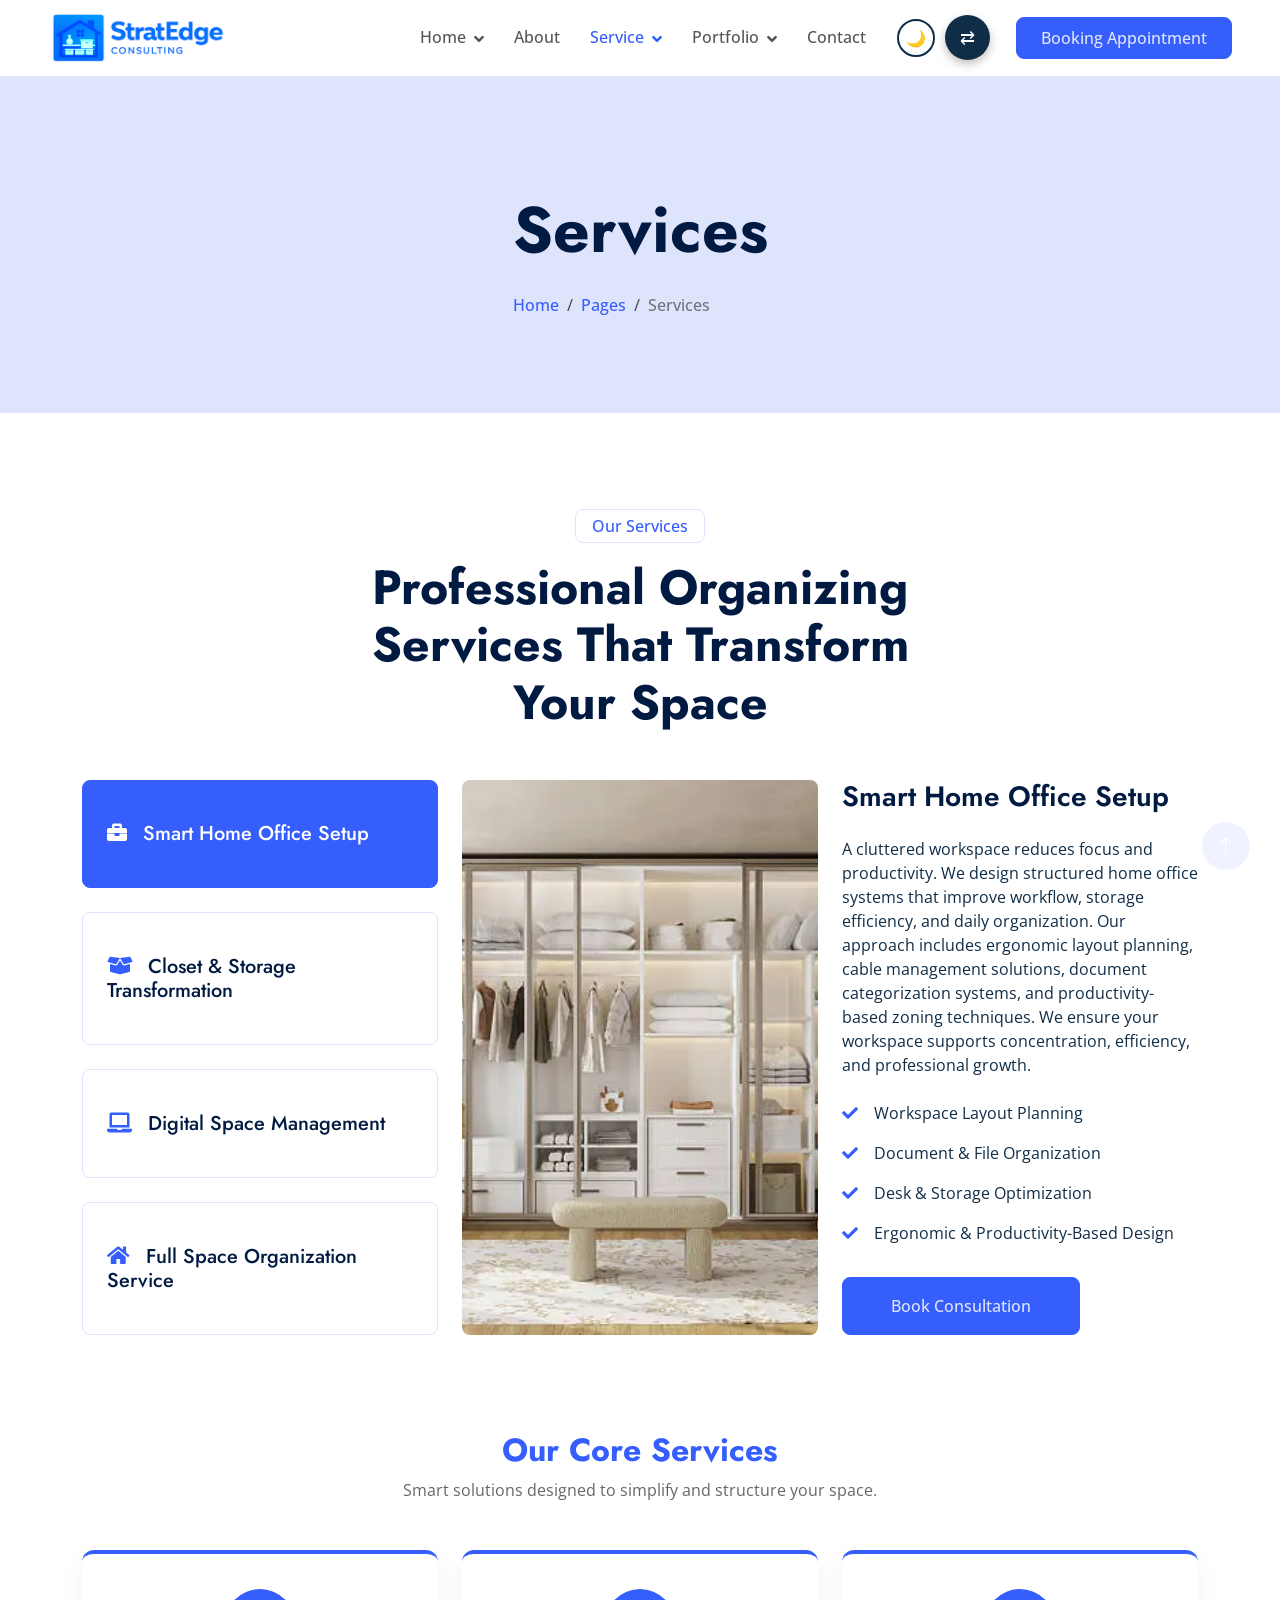
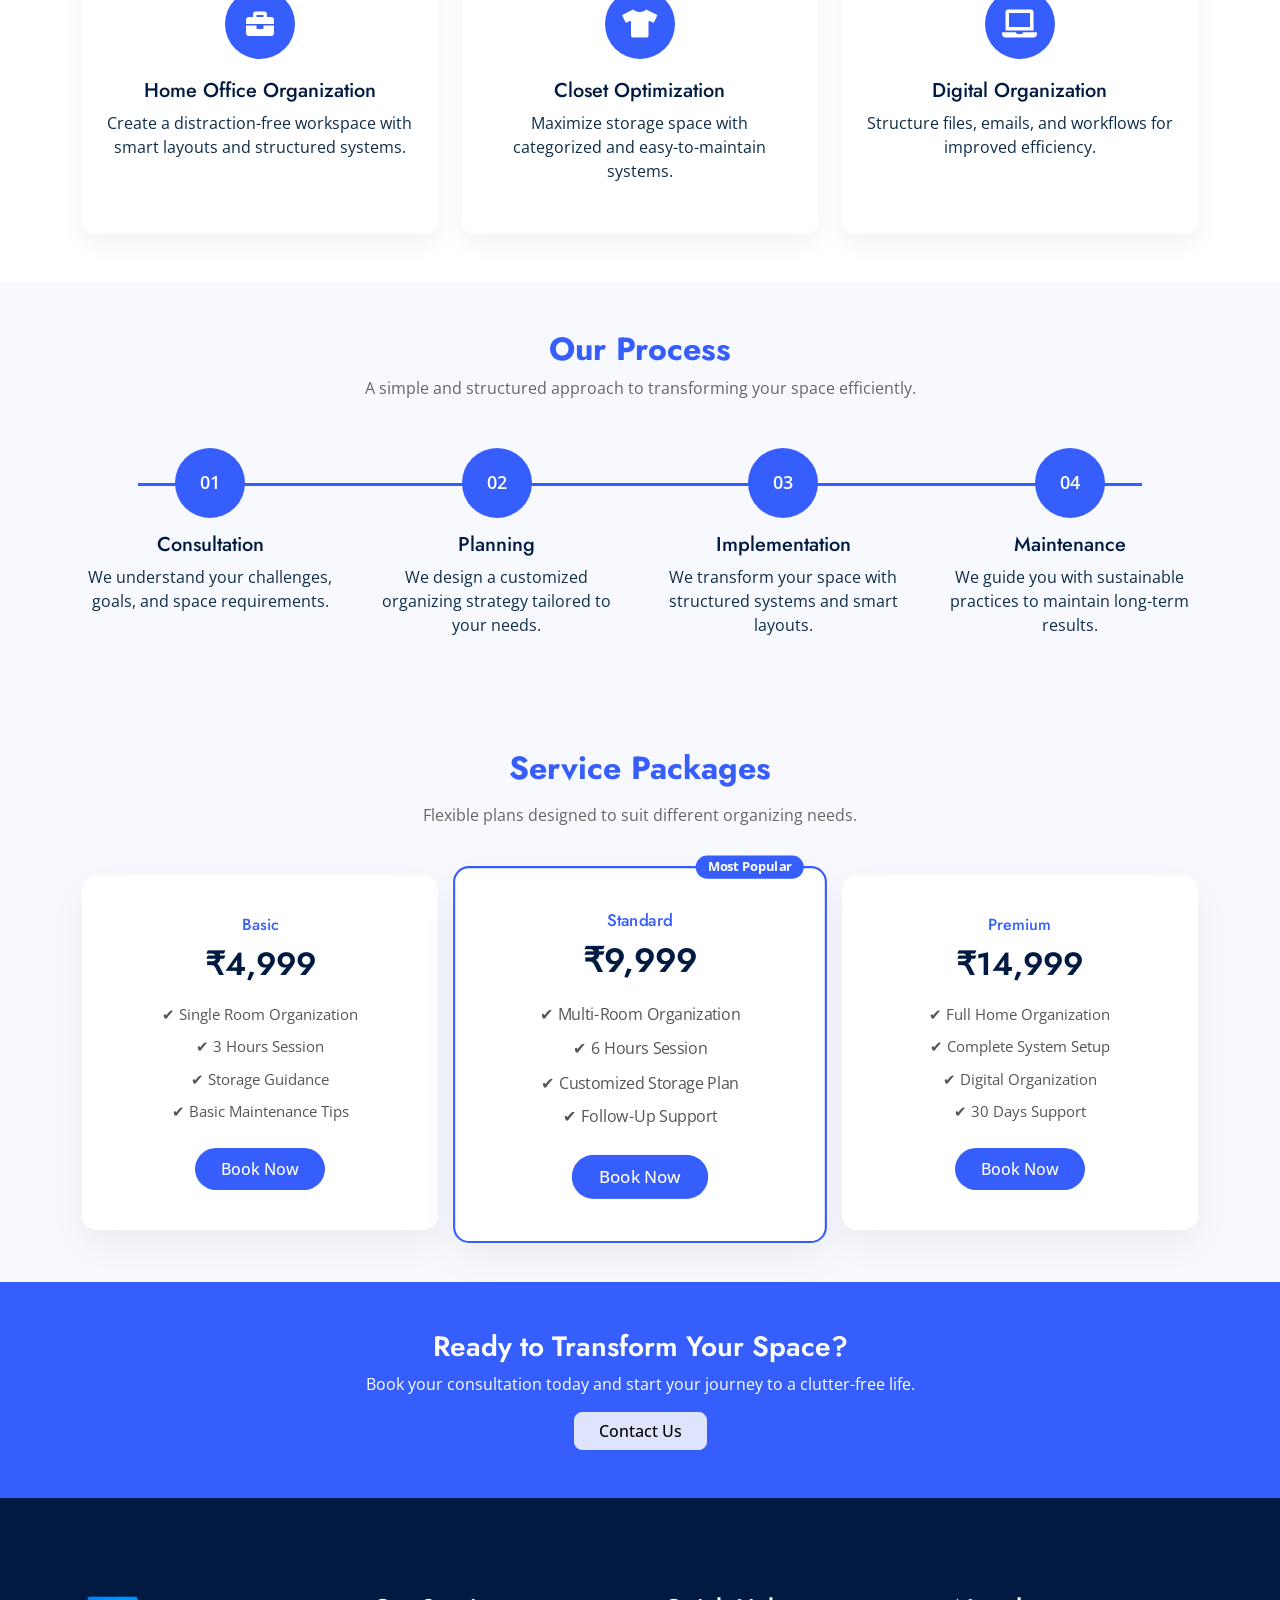
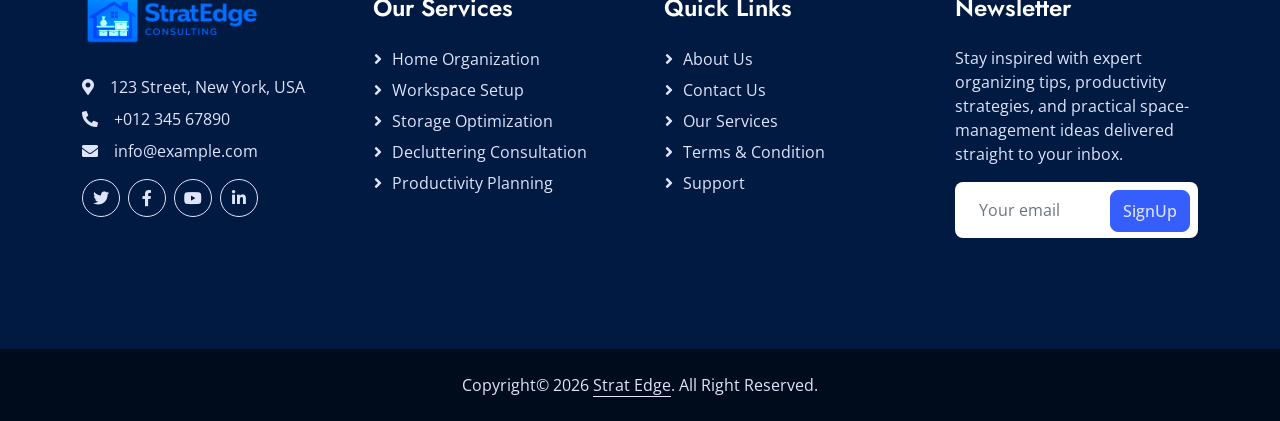
<file: service.html>
<!DOCTYPE html>
<html lang="en">

<head>
    <meta charset="utf-8">
    <title>StratEdge Consulting</title>
    <meta content="width=device-width, initial-scale=1.0" name="viewport">
    <meta content="" name="keywords">
    <meta content="" name="description">

    <!-- Favicon -->
    <link href="img/favicon.ico" rel="icon">

    <!-- Google Web Fonts -->
    <link rel="preconnect" href="https://fonts.googleapis.com">
    <link rel="preconnect" href="https://fonts.gstatic.com" crossorigin>
    <link href="https://fonts.googleapis.com/css2?family=Jost:wght@500;600;700&family=Open+Sans:wght@400;500&display=swap" rel="stylesheet">  

    <!-- Icon Font Stylesheet -->
    <link href="https://cdnjs.cloudflare.com/ajax/libs/font-awesome/5.10.0/css/all.min.css" rel="stylesheet">
    <link href="https://cdn.jsdelivr.net/npm/bootstrap-icons@1.4.1/font/bootstrap-icons.css" rel="stylesheet">

    <!-- Libraries Stylesheet -->
    <link href="lib/animate/animate.min.css" rel="stylesheet">
    <link href="lib/owlcarousel/assets/owl.carousel.min.css" rel="stylesheet">

    <!-- Customized Bootstrap Stylesheet -->
    <link href="css/bootstrap.min.css" rel="stylesheet">

    <!-- Template Stylesheet -->
    <link href="css/style.css" rel="stylesheet">
</head>

<body class="service-page">
    <!-- Spinner Start -->
    <div id="spinner" class="show bg-white position-fixed translate-middle w-100 vh-100 top-50 start-50 d-flex align-items-center justify-content-center">
        <div class="spinner-border text-primary" role="status" style="width: 3rem; height: 3rem;"></div>
    </div>
    <!-- Spinner End -->


    <!-- Navbar Start -->
    <div class="container-fluid fixed-top px-0 wow fadeIn" data-wow-delay="0.1s">
        <div class="top-bar row gx-0 align-items-center d-none d-lg-flex">
            <div class="col-lg-6 px-5 text-start">
                <small><i class="fa fa-map-marker-alt text-primary me-2"></i>123 Street, New York, USA</small>
                <small class="ms-4"><i class="fa fa-clock text-primary me-2"></i>9.00 am - 9.00 pm</small>
            </div>
            <div class="col-lg-6 px-5 text-end">
                <small><i class="fa fa-envelope text-primary me-2"></i>info@example.com</small>
                <small class="ms-4"><i class="fa fa-phone-alt text-primary me-2"></i>+012 345 6789</small>
            </div>
        </div>

        <nav class="navbar navbar-expand-lg navbar-light py-lg-0 px-lg-5">
            <a href="index.html" class="navbar-brand ms-4 ms-lg-0">
                <img src="img/consulting-logo.png">
            </a>
            <button type="button" class="navbar-toggler me-4" data-bs-toggle="collapse" data-bs-target="#navbarCollapse">
                <span class="navbar-toggler-icon"></span>
            </button>
            <div class="collapse navbar-collapse" id="navbarCollapse">
    <div class="navbar-nav ms-auto p-4 p-lg-0">

        <div class="nav-item dropdown">
            <a href="#" class="nav-link dropdown-toggle" data-bs-toggle="dropdown" aria-expanded="false">Home</a>
            <div class="dropdown-menu border-light m-0">
                <a href="index.html" class="dropdown-item">Home1</a>
                <a href="home2.html" class="dropdown-item">Home2</a>
            </div>
        </div>
        <a href="about.html" class="nav-item nav-link">About</a>

        <!-- Services Dropdown Start -->
         <div class="nav-item dropdown">
            <a href="#" class="nav-link dropdown-toggle active" data-bs-toggle="dropdown" aria-expanded="false">Service</a>
            <div class="dropdown-menu border-light m-0">
                <a href="service.html" class="dropdown-item active">Service</a>
                <a href="service-details.html" class="dropdown-item">Service Details</a>
            </div>
        </div>
        <!-- Services Dropdown End -->

         <div class="nav-item dropdown">
            <a href="#" class="nav-link dropdown-toggle" data-bs-toggle="dropdown" aria-expanded="false">Portfolio</a>
            <div class="dropdown-menu border-light m-0">
                <a href="project.html" class="dropdown-item">Portfolio</a>
                <a href="project-details.html" class="dropdown-item">Portfolio Details</a>
            </div>
        </div>
        <a href="contact.html" class="nav-item nav-link">Contact</a>

        <div class="d-flex align-items-center ms-lg-3">
            <button id="theme-toggle" class="theme-btn" aria-label="Toggle theme">🌙</button>
            <button id="rtl-toggle" class="rtl-btn" aria-label="Toggle RTL">⇄</button>
            <a href="booking.html" class="logintopbtn btn btn-primary py-2 px-4 ms-3 d-lg-block">
                Booking Appointment
            </a>
        </div>

    </div>
</div>
        </nav>
    </div>
    <!-- Navbar End -->


    <!-- Page Header Start -->
    <div class="container-fluid page-header mb-5 wow fadeIn" data-wow-delay="0.1s">
        <div class="container">
            <h1 class="display-3 mb-4 animated slideInDown">Services</h1>
            <nav aria-label="breadcrumb animated slideInDown">
                <ol class="breadcrumb mb-0">
                    <li class="breadcrumb-item"><a href="#">Home</a></li>
                    <li class="breadcrumb-item"><a href="#">Pages</a></li>
                    <li class="breadcrumb-item active" aria-current="page">Services</li>
                </ol>
            </nav>
        </div>
    </div>
    <!-- Page Header End -->


    <div class="container-xxl service py-5">
    <div class="container">
        <div class="text-center mx-auto wow fadeInUp" data-wow-delay="0.1s" style="max-width: 600px;">
            <p class="d-inline-block border rounded text-primary fw-semi-bold py-1 px-3">Our Services</p>
            <h1 class="display-5 mb-5">Professional Organizing Services That Transform Your Space</h1>
        </div>
        <div class="row g-4 wow fadeInUp" data-wow-delay="0.3s">
            <div class="col-lg-4">
                <div class="nav nav-pills d-flex justify-content-between w-100 h-100 me-4">
                    <button class="nav-link w-100 d-flex align-items-center text-start border p-4 mb-4 active" data-bs-toggle="pill" data-bs-target="#tab-pane-1" type="button">
                        <h5 class="m-0"><i class="fa fa-briefcase text-primary me-3"></i>Smart Home Office Setup</h5>
                    </button>
                    <button class="nav-link w-100 d-flex align-items-center text-start border p-4 mb-4" data-bs-toggle="pill" data-bs-target="#tab-pane-2" type="button">
                        <h5 class="m-0"><i class="fa fa-box-open text-primary me-3"></i>Closet & Storage Transformation</h5>
                    </button>
                    <button class="nav-link w-100 d-flex align-items-center text-start border p-4 mb-4" data-bs-toggle="pill" data-bs-target="#tab-pane-3" type="button">
                        <h5 class="m-0"><i class="fa fa-laptop text-primary me-3"></i>Digital Space Management</h5>
                    </button>
                    <button class="nav-link w-100 d-flex align-items-center text-start border p-4 mb-0" data-bs-toggle="pill" data-bs-target="#tab-pane-4" type="button">
                        <h5 class="m-0"><i class="fa fa-home text-primary me-3"></i>Full Space Organization Service</h5>
                    </button>
                </div>
            </div>

            <div class="col-lg-8">
                <div class="tab-content w-100">

                    <!-- TAB 1 -->
                    <div class="tab-pane fade show active" id="tab-pane-1">
                        <div class="row g-4">
                            <div class="col-md-6" style="min-height: 350px;">
                                <div class="position-relative h-100">
                                    <img class="position-absolute rounded w-100 h-100" src="img/clo1-1.webp" style="object-fit: cover;" alt="">
                                </div>
                            </div>
                            <div class="col-md-6">
                                <h3 class="mb-4">Smart Home Office Setup</h3>
                                <p class="mb-4">
                                    A cluttered workspace reduces focus and productivity. We design structured home 
                                    office systems that improve workflow, storage efficiency, and daily organization. 
                                    Our approach includes ergonomic layout planning, cable management solutions, 
                                    document categorization systems, and productivity-based zoning techniques. 
                                    We ensure your workspace supports concentration, efficiency, and professional growth.
                                </p>
                                <p><i class="fa fa-check text-primary me-3"></i>Workspace Layout Planning</p>
                                <p><i class="fa fa-check text-primary me-3"></i>Document & File Organization</p>
                                <p><i class="fa fa-check text-primary me-3"></i>Desk & Storage Optimization</p>
                                <p><i class="fa fa-check text-primary me-3"></i>Ergonomic & Productivity-Based Design</p>
                                <a href="#" class="btn btn-primary py-3 px-5 mt-3">Book Consultation</a>
                            </div>
                        </div>
                    </div>

                    <!-- TAB 2 -->
                    <div class="tab-pane fade" id="tab-pane-2">
                        <div class="row g-4">
                            <div class="col-md-6" style="min-height: 350px;">
                                <div class="position-relative h-100">
                                    <img class="position-absolute rounded w-100 h-100" src="img/clo2-2.webp" style="object-fit: cover;" alt="">
                                </div>
                            </div>
                            <div class="col-md-6">
                                <h3 class="mb-4">Closet & Storage Transformation</h3>
                                <p class="mb-4">
                                    Overfilled closets and unorganized storage spaces create daily stress. We transform 
                                    your closet into a functional, easy-to-maintain system using smart categorization, 
                                    vertical space utilization, custom storage planning, and labeling strategies. 
                                    Our solutions are tailored to your lifestyle for long-term sustainability.
                                </p>
                                <p><i class="fa fa-check text-primary me-3"></i>Wardrobe Categorization</p>
                                <p><i class="fa fa-check text-primary me-3"></i>Storage System Setup</p>
                                <p><i class="fa fa-check text-primary me-3"></i>Space Maximization Techniques</p>
                                <p><i class="fa fa-check text-primary me-3"></i>Custom Storage Planning Solutions</p>
                                <a href="#" class="btn btn-primary py-3 px-5 mt-3">View Details</a>
                            </div>
                        </div>
                    </div>

                    <!-- TAB 3 -->
                    <div class="tab-pane fade" id="tab-pane-3">
                        <div class="row g-4">
                            <div class="col-md-6" style="min-height: 350px;">
                                <div class="position-relative h-100">
                                    <img class="position-absolute rounded w-100 h-100" src="img/clo3-3.jpg" style="object-fit: cover;" alt="">
                                </div>
                            </div>
                            <div class="col-md-6">
                                <h3 class="mb-4">Digital Space Management</h3>
                                <p class="mb-4">
                                    Digital clutter can be just as overwhelming as physical clutter. We organize your 
                                    files, emails, cloud platforms, and shared drives into structured systems designed 
                                    for easy access and long-term efficiency. Our digital organization improves workflow, 
                                    data accessibility, and productivity.
                                </p>
                                <p><i class="fa fa-check text-primary me-3"></i>File & Folder Structuring</p>
                                <p><i class="fa fa-check text-primary me-3"></i>Email Cleanup System</p>
                                <p><i class="fa fa-check text-primary me-3"></i>Cloud Storage Organization</p>
                                <p><i class="fa fa-check text-primary me-3"></i>Workflow Automation Structuring</p>
                                <a href="#" class="btn btn-primary py-3 px-5 mt-3">Explore Service</a>
                            </div>
                        </div>
                    </div>

                    <!-- TAB 4 -->
                    <div class="tab-pane fade" id="tab-pane-4">
                        <div class="row g-4">
                            <div class="col-md-6" style="min-height: 350px;">
                                <div class="position-relative h-100">
                                    <img class="position-absolute rounded w-100 h-100" src="img/port4-4.jpg" style="object-fit: cover;" alt="">
                                </div>
                            </div>
                            <div class="col-md-6">
                                <h3 class="mb-4">Full Space Organization Service</h3>
                                <p class="mb-4">
                                    Whether it's a single room or your entire home, we provide complete space 
                                    transformation services. From initial assessment and decluttering to system 
                                    implementation and maintenance planning, we create structured environments 
                                    that maximize space and improve everyday functionality.
                                </p>
                                <p><i class="fa fa-check text-primary me-3"></i>Complete Home Decluttering</p>
                                <p><i class="fa fa-check text-primary me-3"></i>Room-by-Room Organization</p>
                                <p><i class="fa fa-check text-primary me-3"></i>Maintenance Strategy Planning</p>
                                <p><i class="fa fa-check text-primary me-3"></i>Long-Term Maintenance Strategy</p>
                                <a href="#" class="btn btn-primary py-3 px-5 mt-3">Get Started</a>
                            </div>
                        </div>
                    </div>

                </div>
            </div>
        </div>
    </div>
</div>
    <section class="services-grid py-5">
  <div class="container">
    <div class="text-center mb-5">
      <h2 class="section-title">Our Core Services</h2>
      <p class="section-subtitle">
        Smart solutions designed to simplify and structure your space.
      </p>
    </div>

    <div class="row g-4">

      <div class="col-lg-4 col-md-6">
        <div class="service-card h-100 text-center">
          <div class="service-icon">
            <i class="fas fa-briefcase"></i>
          </div>
          <h5>Home Office Organization</h5>
          <p>Create a distraction-free workspace with smart layouts and structured systems.</p>
        </div>
      </div>

      <div class="col-lg-4 col-md-6">
        <div class="service-card h-100 text-center">
          <div class="service-icon">
            <i class="fas fa-tshirt"></i>
          </div>
          <h5>Closet Optimization</h5>
          <p>Maximize storage space with categorized and easy-to-maintain systems.</p>
        </div>
      </div>

      <div class="col-lg-4 col-md-6">
        <div class="service-card h-100 text-center">
          <div class="service-icon">
            <i class="fas fa-laptop"></i>
          </div>
          <h5>Digital Organization</h5>
          <p>Structure files, emails, and workflows for improved efficiency.</p>
        </div>
      </div>

    </div>
  </div>
</section>
<section class="service-process py-5">
  <div class="container">
    <div class="text-center mb-5">
      <h2 class="section-title">Our Process</h2>
      <p class="section-subtitle">
        A simple and structured approach to transforming your space efficiently.
      </p>
    </div>

    <div class="process-wrapper">

      <div class="process-step">
        <div class="process-icon">01</div>
        <h5>Consultation</h5>
        <p>We understand your challenges, goals, and space requirements.</p>
      </div>

      <div class="process-step">
        <div class="process-icon">02</div>
        <h5>Planning</h5>
        <p>We design a customized organizing strategy tailored to your needs.</p>
      </div>

      <div class="process-step">
        <div class="process-icon">03</div>
        <h5>Implementation</h5>
        <p>We transform your space with structured systems and smart layouts.</p>
      </div>

      <div class="process-step">
        <div class="process-icon">04</div>
        <h5>Maintenance</h5>
        <p>We guide you with sustainable practices to maintain long-term results.</p>
      </div>

    </div>
  </div>
</section>
        
        <section class="pricing-section py-5">
  <div class="container text-center">
    <h2 class="section-title mb-3">Service Packages</h2>
    <p class="section-subtitle mb-5">
      Flexible plans designed to suit different organizing needs.
    </p>

    <div class="row g-4 justify-content-center">

      <!-- Basic Plan -->
      <div class="col-lg-4 col-md-6">
        <div class="pricing-card">
          <h6 class="plan-type">Basic</h6>
          <h3 class="price">₹4,999</h3>
          <ul class="pricing-list">
            <li>✔ Single Room Organization</li>
            <li>✔ 3 Hours Session</li>
            <li>✔ Storage Guidance</li>
            <li>✔ Basic Maintenance Tips</li>
          </ul>
          <a href="#" class="btn pricing-btn">Book Now</a>
        </div>
      </div>

      <!-- Standard Plan (Featured) -->
      <div class="col-lg-4 col-md-6">
        <div class="pricing-card featured">
          <div class="badge">Most Popular</div>
          <h6 class="plan-type">Standard</h6>
          <h3 class="price">₹9,999</h3>
          <ul class="pricing-list">
            <li>✔ Multi-Room Organization</li>
            <li>✔ 6 Hours Session</li>
            <li>✔ Customized Storage Plan</li>
            <li>✔ Follow-Up Support</li>
          </ul>
          <a href="#" class="btn pricing-btn">Book Now</a>
        </div>
      </div>

      <!-- Premium Plan -->
      <div class="col-lg-4 col-md-6">
        <div class="pricing-card">
          <h6 class="plan-type">Premium</h6>
          <h3 class="price">₹14,999</h3>
          <ul class="pricing-list">
            <li>✔ Full Home Organization</li>
            <li>✔ Complete System Setup</li>
            <li>✔ Digital Organization</li>
            <li>✔ 30 Days Support</li>
          </ul>
          <a href="#" class="btn pricing-btn">Book Now</a>
        </div>
      </div>

    </div>
  </div>
</section>
<section class="services-cta text-center py-5">
  <div class="container">
    <h3>Ready to Transform Your Space?</h3>
    <p>Book your consultation today and start your journey to a clutter-free life.</p>
    <a href="contact.html" class="btn btn-light px-4">Contact Us</a>
  </div>
</section>

   <!-- Footer Start -->
    <div class="container-fluid bg-dark text-light footer mt-5 py-5 wow fadeIn" data-wow-delay="0.1s">
        <div class="container py-5">
            <div class="row g-5">
                <div class="col-lg-3 col-md-6">
                    <a href="index.html" class="navbar-brand ms-4 ms-lg-0">
                <img src="img/consulting-logo.png">
            </a>
                    <p class="mb-2"><i class="fa fa-map-marker-alt me-3"></i>123 Street, New York, USA</p>
                    <p class="mb-2"><i class="fa fa-phone-alt me-3"></i>+012 345 67890</p>
                    <p class="mb-2"><i class="fa fa-envelope me-3"></i>info@example.com</p>
                    <div class="d-flex pt-2">
                        <a class="btn btn-square btn-outline-light rounded-circle me-2" href=""><i class="fab fa-twitter"></i></a>
                        <a class="btn btn-square btn-outline-light rounded-circle me-2" href=""><i class="fab fa-facebook-f"></i></a>
                        <a class="btn btn-square btn-outline-light rounded-circle me-2" href=""><i class="fab fa-youtube"></i></a>
                        <a class="btn btn-square btn-outline-light rounded-circle me-2" href=""><i class="fab fa-linkedin-in"></i></a>
                    </div>
                </div>
                <div class="col-lg-3 col-md-6">
    <h4 class="text-white mb-4">Our Services</h4>
    <a class="btn btn-link" href="">Home Organization</a>
    <a class="btn btn-link" href="">Workspace Setup</a>
    <a class="btn btn-link" href="">Storage Optimization</a>
    <a class="btn btn-link" href="">Decluttering Consultation</a>
    <a class="btn btn-link" href="">Productivity Planning</a>
</div>
                <div class="col-lg-3 col-md-6">
                    <h4 class="text-white mb-4">Quick Links</h4>
                    <a class="btn btn-link" href="">About Us</a>
                    <a class="btn btn-link" href="">Contact Us</a>
                    <a class="btn btn-link" href="">Our Services</a>
                    <a class="btn btn-link" href="">Terms & Condition</a>
                    <a class="btn btn-link" href="">Support</a>
                </div>
                <div class="col-lg-3 col-md-6">
                    <h4 class="text-white mb-4">Newsletter</h4>
                    <p>Stay inspired with expert organizing tips, productivity strategies, and practical space-management ideas delivered straight to your inbox.</p>
                    <div class="position-relative w-100">
                        <input class="form-control bg-white border-0 w-100 py-3 ps-4 pe-5" type="text" placeholder="Your email">
                        <button type="button" class="btn btn-primary py-2 position-absolute top-0 end-0 mt-2 me-2">SignUp</button>
                    </div>
                </div>
            </div>
        </div>
    </div>
    <!-- Footer End -->


    <!-- Copyright Start -->
    <div class="container-fluid copyright py-4">
        <div class="container">
            <div class="row">
                <div class="col-md-12 text-center  mb-3 mb-md-0">Copyright© 2026 <a class="border-bottom" href="#">Strat Edge</a>. All Right Reserved.
                </div>
                
            </div>
        </div>
    </div>
    <!-- Copyright End -->


    <!-- Back to Top -->
    <a href="#" class="btn btn-lg btn-primary btn-lg-square rounded-circle back-to-top"><i class="bi bi-arrow-up"></i></a>


    <!-- JavaScript Libraries -->
    <script src="https://code.jquery.com/jquery-3.4.1.min.js"></script>
    <script src="https://cdn.jsdelivr.net/npm/bootstrap@5.0.0/dist/js/bootstrap.bundle.min.js"></script>
    <script src="lib/wow/wow.min.js"></script>
    <script src="lib/easing/easing.min.js"></script>
    <script src="lib/waypoints/waypoints.min.js"></script>
    <script src="lib/owlcarousel/owl.carousel.min.js"></script>

    <!-- Template Javascript -->
    <script src="js/main.js"></script>
</body>

</html>
</file>
<file: css/style.css>
/********** Template CSS **********/
:root {
    --primary: #355EFC;
    --secondary: #E93C05;
    --tertiary: #555555;
    --light: #DFE4FD;
    --dark: #011A41;
}

.back-to-top {
    position: fixed;
    display: none;
    right: 30px;
    bottom: 30px;
    z-index: 99;
}

h1,
.h1,
h2,
.h2,
.fw-bold {
    font-weight: 700 !important;
}

h3,
.h3,
h4,
.h4,
.fw-medium {
    font-weight: 600 !important;
}

h5,
.h5,
h6,
.h6,
.fw-semi-bold {
    font-weight: 500 !important;
}


/*** Spinner ***/
#spinner {
    opacity: 0;
    visibility: hidden;
    transition: opacity .5s ease-out, visibility 0s linear .5s;
    z-index: 99999;
}

#spinner.show {
    transition: opacity .5s ease-out, visibility 0s linear 0s;
    visibility: visible;
    opacity: 1;
}


/*** Button ***/
.btn {
    transition: .5s;
    font-weight: 500;
}

.btn-primary,
.btn-outline-primary:hover {
    color: var(--light);
}

.btn-square {
    width: 38px;
    height: 38px;
}

.btn-sm-square {
    width: 32px;
    height: 32px;
}

.btn-lg-square {
    width: 48px;
    height: 48px;
}

.btn-square,
.btn-sm-square,
.btn-lg-square {
    padding: 0;
    display: flex;
    align-items: center;
    justify-content: center;
    font-weight: normal;
}


/*** Navbar ***/
.fixed-top {
    transition: .5s;
}

.top-bar {
    height: 45px;
    border-bottom: 1px solid rgba(53, 94, 252, .07);
}

.navbar .dropdown-toggle::after {
    border: none;
    content: "\f107";
    font-family: "Font Awesome 5 Free";
    font-weight: 900;
    vertical-align: middle;
    margin-left: 8px;
}

.navbar .navbar-nav .nav-link {
    padding: 25px 15px;
    color: var(--tertiary);
    font-weight: 500;
    outline: none;
}

.navbar .navbar-nav .nav-link:hover,
.navbar .navbar-nav .nav-link.active {
    color: var(--primary);
}
.dark .navbar .navbar-nav .nav-link:hover,
.dark .navbar .navbar-nav .nav-link.active {
    color: var(--primary);
}
@media (max-width: 480px) {

.home2-hero-section {
  padding-top: 160px;
}
.carousel-inner {
  padding-top: 80px;
}
}

@media (max-width: 991.98px) {
    .navbar .navbar-nav {
        margin-top: 10px;
        border-top: 1px solid rgba(0, 0, 0, .07);
        background: #FFFFFF;
    }
    .project-item {
  padding-bottom: 3rem;
}
.footer .navbar-brand {
  margin: 0px !important;
}
.home2-hero-section {
  min-height: 65vh !important;
}
#header-carousel .carousel-item {
  height: 70vh;
}
    .dark .navbar .navbar-nav {
        background: #000;
    }

    .navbar .navbar-nav .nav-link {
        padding: 10px 0;
    }
}

@media (min-width: 992px) {
    .navbar .nav-item .dropdown-menu {
        display: block;
        visibility: hidden;
        top: 100%;
        transform: rotateX(-75deg);
        transform-origin: 0% 0%;
        transition: .5s;
        opacity: 0;
    }

    .navbar .nav-item:hover .dropdown-menu {
        transform: rotateX(0deg);
        visibility: visible;
        transition: .5s;
        opacity: 1;
    }
}


/*** Header ***/
.carousel-caption {
    top: 0;
    left: 0;
    right: 0;
    bottom: 0;
    display: flex;
    align-items: center;
    justify-content: center;
    text-align: start;
    z-index: 1;
}

.carousel-control-prev,
.carousel-control-next {
    width: 3rem;
}

.carousel-control-prev-icon,
.carousel-control-next-icon {
    width: 3rem;
    height: 3rem;
    background-color: var(--primary);
    border: 10px solid var(--primary);
}

.carousel-control-prev-icon {
    border-radius: 0 3rem 3rem 0;
}

.carousel-control-next-icon {
    border-radius: 3rem 0 0 3rem;
}

@media (max-width: 768px) {
    #header-carousel .carousel-item {
        position: relative;
        min-height: 450px;
    }
    
    #header-carousel .carousel-item img {
        position: absolute;
        width: 100%;
        height: 100%;
        object-fit: cover;
    }
}

.page-header {
    padding-top: 12rem;
    padding-bottom: 6rem;
    background-color: #DFE4FD !important;
    background-size: cover;
}

.page-header .breadcrumb-item,
.page-header .breadcrumb-item a {
    font-weight: 500;
}

.page-header .breadcrumb-item+.breadcrumb-item::before {
    color: var(--tertiary);
}


/*** Service ***/
.service .nav .nav-link {
    transition: .5s;
}

.service .nav .nav-link.active {
    border-color: var(--primary) !important;
    background: var(--primary);
}

.service .nav .nav-link.active h5 {
    color: #FFFFFF !important;
}

.service .nav .nav-link.active h5 i {
    color: #FFFFFF !important;
}


/*** Project ***/
.project-item,
.project-item .project-img {
    position: relative;
}

.project-item .project-img a {
    position: absolute;
    width: 100%;
    height: 100%;
    top: 0;
    left: 0;
    background: rgba(255, 255, 255, .5);
    display: flex;
    align-items: center;
    justify-content: center;
    border-radius: 8px;
    opacity: 0;
    transition: .5s;
}

.project-item:hover .project-img a {
    opacity: 1;
}

.project-item .project-title {
    position: absolute;
    top: 3rem;
    right: 0;
    bottom: 0;
    left: 3rem;
    border: 1px solid var(--light);
    border-radius: 8px;
    display: flex;
    align-items: flex-end;
    padding: 18px;
    z-index: -1;
    transition: .5s;
}

.project-item:hover .project-title {
    background: var(--primary);
    border-color: var(--primary);
}

.project-item .project-title h4 {
    transition: .5s;
}

.project-item:hover .project-title h4 {
    color: #FFFFFF;
}

.project-carousel .owl-nav {
    margin-top: 25px;
    display: flex;
    justify-content: center;
}

.project-carousel .owl-nav .owl-prev,
.project-carousel .owl-nav .owl-next {
    margin: 0 12px;
    width: 45px;
    height: 45px;
    display: flex;
    align-items: center;
    justify-content: center;
    color: var(--primary);
    background: var(--light);
    border-radius: 45px;
    font-size: 22px;
    transition: .5s;
}

.project-carousel .owl-nav .owl-prev:hover,
.project-carousel .owl-nav .owl-next:hover {
    background: var(--primary);
    color: var(--light);
}


/*** Footer ***/
.footer .btn.btn-link {
    display: block;
    margin-bottom: 5px;
    padding: 0;
    text-align: left;
    color: var(--light);
    font-weight: normal;
    text-transform: capitalize;
    transition: .3s;
}

.footer .btn.btn-link::before {
    position: relative;
    content: "\f105";
    font-family: "Font Awesome 5 Free";
    font-weight: 900;
    margin-right: 10px;
}

.footer .btn.btn-link:hover {
    color: var(--primary);
    letter-spacing: 1px;
    box-shadow: none;
}

.copyright {
    color: var(--light);
    background: #000B1C;
}

.copyright a {
    color: var(--light);
}

.copyright a:hover {
    color: var(--primary);
}
.navbar-brand img {
  width: 180px;
      filter: brightness(150%) contrast(120%);
}
.carousel-inner p.ban-text {
  color: #000;
  margin-bottom: 40px !important;
  width: 70%;
}
.fun-fact-section {
    background: #355EFC;
    color: #fff;
}

.counter-box h2 {
    font-size: 40px;
    font-weight: 700;
    color: #fff;
    position: relative;
    display: inline-block;
}

.counter-box p {
    margin-top: 10px;
    font-size: 16px;
    letter-spacing: 1px;
}
/* + Symbol */
.counter-box h2::after {
    content: "+";
    font-size: 28px;
    margin-left: 5px;
    color: #fff;
}
.mv-section {
    background: #f8f9ff;
}

.section-title {
    font-weight: 700;
    color: #355EFC;
}

.section-subtitle {
    max-width: 600px;
    margin: 0 auto;
    color: #555;
}

.mv-card {
    background: #ffffff;
    padding: 30px;
    border-radius: 12px;
    box-shadow: 0 10px 25px rgba(0,0,0,0.05);
    text-align: center;
    transition: 0.3s ease;
    border-top: 4px solid #355EFC;
}

.mv-card:hover {
    transform: translateY(-8px);
}

.mv-card h4 {
    margin-top: 15px;
    color: #355EFC;
    font-weight: 600;
}

.mv-card p {
    font-size: 15px;
    color: #666;
    margin-top: 10px;
}

.icon-box {
    font-size: 40px;
}
.journey-section {
  background: #f8f9ff;
}

.section-title {
  color: #355EFC;
  font-weight: 700;
}

.section-subtitle {
  max-width: 600px;
  margin: 0 auto;
  color: #666;
}

/* Timeline Center Line */
.timeline {
  position: relative;
  max-width: 800px;
  margin: auto;
}

.timeline::after {
  content: '';
  position: absolute;
  width: 3px;
  background: #355EFC;
  top: 0;
  bottom: 0;
  left: 50%;
  margin-left: -1.5px;
}

/* Timeline Item */
.timeline-item {
  padding: 20px 40px;
  position: relative;
  width: 50%;
}

.timeline-item:nth-child(odd) {
  left: 0;
  text-align: right;
}

.timeline-item:nth-child(even) {
  left: 50%;
}

/* Dot */
.timeline-item::after {
  content: '';
  position: absolute;
  width: 16px;
  height: 16px;
  right: -8px;
  background: #355EFC;
  border-radius: 50%;
  top: 25px;
}

.timeline-item:nth-child(even)::after {
  left: -8px;
}

/* Content Box */
.timeline-content {
  background: #fff;
  padding: 20px;
  border-radius: 8px;
  box-shadow: 0 5px 20px rgba(0,0,0,0.05);
}

/* Mobile Responsive */
@media screen and (max-width: 768px) {

  .timeline::after {
    left: 20px;
  }

  .timeline-item {
    width: 100%;
    padding-left: 60px;
    padding-right: 25px;
    text-align: left !important;
  }

  .timeline-item:nth-child(even) {
    left: 0;
  }

  .timeline-item::after {
    left: 12px;
  }
}

.choose-list {
  list-style: none;
  padding: 0;
}

.choose-list li {
  margin-bottom: 15px;
  font-size: 16px;
}
.about-cta {
  background: #355EFC;
  color: #fff;
}
.about-cta .btn.btn-primary.px-4 {
  background-color: #2d50d6;
  border-color: #2a4bca;
}
.about-cta h3 {
  color: #fff;
}
.why-choose-advanced {
  background: #f8f9ff;
  margin: 40px 0;
}

.section-title {
  color: #355EFC;
  font-weight: 700;
}

.section-subtitle {
  max-width: 600px;
  margin: 0 auto;
  color: #666;
}

.choose-card {
  background: #ffffff;
  padding: 30px;
  border-radius: 12px;
  text-align: center;
  transition: 0.3s ease;
  box-shadow: 0 10px 25px rgba(0,0,0,0.05);
  border-top: 4px solid #355EFC;
}

.choose-card:hover {
  transform: translateY(-8px);
}

.choose-icon {
  font-size: 22px;
  font-weight: 700;
  color: #355EFC;
  margin-bottom: 15px;
}

.choose-card h5 {
  margin-bottom: 10px;
  font-weight: 600;
}

.choose-card p {
  font-size: 15px;
  color: #555;
}
.service-card {
  background: #ffffff;
  padding: 30px;
  border-radius: 10px;
  border-top: 4px solid #355EFC;
  box-shadow: 0 8px 20px rgba(0,0,0,0.05);
  transition: 0.3s;
}

.service-card:hover {
  transform: translateY(-6px);
}

.services-cta {
  background: #355EFC;
  color: #fff;
}
.section-title {
  color: #355EFC;
  font-weight: 700;
}

.section-subtitle {
  max-width: 600px;
  margin: 0 auto;
  color: #666;
}

.service-card {
  background: #ffffff;
  padding: 35px 25px;
  border-radius: 12px;
  box-shadow: 0 10px 25px rgba(0,0,0,0.05);
  transition: 0.3s ease;
  border-top: 4px solid #355EFC;
}

.service-card:hover {
  transform: translateY(-8px);
}

.service-icon {
  width: 70px;
  height: 70px;
  background: #355EFC;
  color: #fff;
  margin: 0 auto 20px;
  border-radius: 50%;
  display: flex;
  align-items: center;
  justify-content: center;
  font-size: 28px;
  transition: 0.3s;
}

.service-card:hover .service-icon {
  background: #1f3edb;
}
.service-process {
  background: #f8f9ff;
}

.section-title {
  color: #355EFC;
  font-weight: 700;
}

.section-subtitle {
  max-width: 600px;
  margin: 0 auto;
  color: #666;
}

.process-wrapper {
  display: flex;
  justify-content: space-between;
  position: relative;
  flex-wrap: wrap;
  margin-top: 40px;
}

/* Horizontal line */
.process-wrapper::before {
  content: "";
  position: absolute;
  top: 35px;
  left: 5%;
  width: 90%;
  height: 3px;
  background: #355EFC;
  z-index: 0;
}

.process-step {
  text-align: center;
  width: 23%;
  position: relative;
  z-index: 1;
  transition: 0.3s;
}

.process-icon {
  width: 70px;
  height: 70px;
  background: #355EFC;
  color: #fff;
  border-radius: 50%;
  display: flex;
  align-items: center;
  justify-content: center;
  margin: 0 auto 15px;
  font-weight: 600;
  font-size: 18px;
}

.process-step:hover {
  transform: translateY(-8px);
}

/* Mobile Responsive */
@media (max-width: 768px) {

  .process-wrapper {
    flex-direction: column;
  }

  .process-wrapper::before {
    display: none;
  }

  .process-step {
    width: 100%;
    margin-bottom: 30px;
  }
}
.pricing-section {
  background: #f8f9ff;
}

.section-title {
  color: #355EFC;
  font-weight: 700;
}

.section-subtitle {
  max-width: 600px;
  margin: 0 auto;
  color: #666;
}

.pricing-card {
  background: #fff;
  padding: 40px 30px;
  border-radius: 15px;
  box-shadow: 0 15px 35px rgba(0,0,0,0.05);
  transition: 0.3s ease;
  position: relative;
}

.pricing-card:hover {
  transform: translateY(-10px);
}

.plan-type {
  color: #355EFC;
  font-weight: 600;
  margin-bottom: 10px;
}

.price {
  font-size: 32px;
  font-weight: 700;
  margin-bottom: 20px;
}

.pricing-list {
  list-style: none;
  padding: 0;
  margin-bottom: 25px;
}

.pricing-list li {
  margin-bottom: 10px;
  font-size: 15px;
  color: #555;
}

.pricing-btn {
  background: #355EFC;
  color: #fff;
  border-radius: 30px;
  padding: 8px 25px;
}

.pricing-btn:hover {
  background: #1f3edb;
  color: #fff;
}

/* Featured Plan */
.featured {
  border: 2px solid #355EFC;
  transform: scale(1.05);
}

.badge {
  position: absolute;
  top: -12px;
  right: 20px;
  background: #355EFC;
  color: #fff;
  padding: 5px 12px;
  font-size: 12px;
  border-radius: 20px;
}
.services-cta h3
{
    color: #fff;
}
.fun-fact-section {
  padding-top: 30px;
  margin-top: 50px;
}
.about-page .footer,.service-page .footer {
  margin-top: 0px !important;
}
.logintopbtn.btn.btn-primary.py-2.px-4.ml-3.d-none.d-lg-block {
  line-height: 0px;
  padding: 15px 10px !important;
  display: flex !important;
  align-items: center;
  margin: 0px 10px;
}
/* RTL Toggle Button */
.rtl-btn {
  width: 45px;
  height: 45px;
  border-radius: 50%;
  border: none;
  background-color: #102d47;
  color: #fff;
  font-size: 18px;
  cursor: pointer;
  z-index: 9999;
  box-shadow: 0 4px 10px rgba(0,0,0,0.25);
}
#rtl-toggle {
  margin: 0px 10px;
}
.rtl-btn:hover {
  background-color: #0b2236;
}

/* RTL styles */
body.rtl {
  direction: rtl;
  text-align: right;
}

/* Example fixes */
body.rtl nav ul {
  flex-direction: row-reverse;
}

body.rtl .text-start {
  text-align: right !important;
}

body.rtl .text-end {
  text-align: left !important;
}

/* Theme toggle button */
.theme-btn {
  background: transparent;
  border: 2px solid currentColor;
  color: #102d47;
  width: 38px;
  height: 38px;
  border-radius: 50%;
  font-size: 16px;
  cursor: pointer;
  transition: all 0.3s ease;
}

/* Light theme (default) */
body {
  background: #ffffff;
  color: #102d47;
  transition: background 0.3s, color 0.3s;
}

/* Dark theme */
body.dark {
  background: #0b1220;
  color: #ffffff;
}

/* Button color in dark */
body.dark .theme-btn {
  color: #ffffff;
}

.po-services-section {
    background: #ffffff;
    padding: 140px 20px; /* more top-bottom space */
    display: flex;
    justify-content: center;
}

.po-services-wrapper {
    max-width: 1250px;
    width: 100%;
    text-align: center;
}

.po-services-title {
    font-size: 42px;
    color: #355efc;
    font-weight: 700;
    margin-bottom: 20px;
    letter-spacing: 0.5px;
}

.po-services-subtitle {
    font-size: 19px;
    color: #666;
    margin-bottom: 70px; /* more space */
    max-width: 650px;
    margin-left: auto;
    margin-right: auto;
    line-height: 1.8;
}

.po-services-grid {
    display: grid;
    grid-template-columns: repeat(3, 1fr);
    gap: 50px; /* more gap between cards */
}

.po-service-card {
    background: #f4f6fb;
    padding: 45px 35px; /* increased inner space */
    border-radius: 16px;
    text-align: left;
    transition: 0.35s ease;
    box-shadow: 0 10px 30px rgba(0,0,0,0.06);
}

.po-service-card:hover {
    transform: translateY(-10px);
    box-shadow: 0 20px 40px rgba(53,94,252,0.15);
}

.po-service-card h3 {
    font-size: 24px;
    color: #2b2b2b;
    margin-bottom: 20px;
}

.po-service-card p {
    font-size: 16px;
    color: #555;
    margin-bottom: 25px;
    line-height: 1.8;
}

.po-service-card ul {
    list-style: none;
    padding: 0;
    margin-bottom: 30px;
}

.po-service-card ul li {
    font-size: 15px;
    margin-bottom: 10px;
    color: #444;
}

.po-service-btn {
    display: inline-block;
    background: #355efc;
    color: #ffffff;
    padding: 12px 28px;
    text-decoration: none;
    border-radius: 8px;
    font-size: 15px;
    font-weight: 600;
    transition: 0.3s ease;
}

.po-service-btn:hover {
    background: #1f3fcc;
}

/* Responsive */
@media (max-width: 992px) {
    .po-services-grid {
        grid-template-columns: repeat(2, 1fr);
        gap: 40px;
    }
}

@media (max-width: 600px) {
    .po-services-grid {
        grid-template-columns: 1fr;
        gap: 30px;
    }

    .po-services-section {
        padding: 100px 20px;
    }

    .po-services-title {
        font-size: 30px;
    }

    .po-services-subtitle {
        font-size: 16px;
    }
}
.po-gallery-section {
    background: #f4f6fb;
    padding: 140px 20px;
    display: flex;
    justify-content: center;
}

.po-gallery-wrapper {
    max-width: 1250px;
    width: 100%;
    text-align: center;
}

.po-gallery-title {
    font-size: 42px;
    color: #355efc;
    font-weight: 700;
    margin-bottom: 20px;
}

.po-gallery-subtitle {
    font-size: 18px;
    color: #666;
    margin-bottom: 70px;
    max-width: 700px;
    margin-left: auto;
    margin-right: auto;
    line-height: 1.8;
}

.po-gallery-grid {
    display: grid;
    grid-template-columns: repeat(3, 1fr);
    gap: 50px;
}

.po-gallery-card {
    background: #ffffff;
    padding: 20px;
    border-radius: 16px;
    box-shadow: 0 10px 30px rgba(0,0,0,0.06);
}

.po-gallery-image {
    position: relative;
    margin-bottom: 20px;
    overflow: hidden;
    border-radius: 12px;
}

.po-gallery-image img {
    width: 100%;
    height: 250px;
    object-fit: cover;
    transition: 0.4s ease;
}

.po-gallery-image:hover img {
    transform: scale(1.05);
}

.po-label {
    position: absolute;
    top: 15px;
    left: 15px;
    background: #2b2b2b;
    color: #ffffff;
    padding: 6px 14px;
    font-size: 13px;
    border-radius: 20px;
}

.after-label {
    background: #355efc;
}

/* Responsive */
@media (max-width: 992px) {
    .po-gallery-grid {
        grid-template-columns: repeat(2, 1fr);
        gap: 40px;
    }
}

@media (max-width: 600px) {
    .po-gallery-grid {
        grid-template-columns: 1fr;
        gap: 30px;
    }

    .po-gallery-title {
        font-size: 30px;
    }

    .po-gallery-subtitle {
        font-size: 16px;
    }

    .po-gallery-section {
        padding: 100px 20px;
    }
}
.po-gallery-image.before img {
  opacity: 0.8;
}
.po-gallery-image.before {
  background: rgba(0,0,0,0.8);
}


        .po-detail-section {
            padding: 80px 0;
        }

        .po-detail-img {
            position: relative;
            overflow: hidden;
            border-radius: 12px;
        }

        .po-detail-img img {
            width: 100%;
            transition: 0.4s ease;
        }

        .po-detail-img:hover img {
            transform: scale(1.05);
        }

        .po-detail-label {
            position: absolute;
            top: 15px;
            left: 15px;
            background: #0d6efd;
            color: #fff;
            padding: 5px 15px;
            border-radius: 20px;
        }

        .po-detail-content h3 {
            font-weight: 700;
            margin-bottom: 20px;
        }

        .po-detail-box {
            background: #f8f9fa;
            padding: 25px;
            border-radius: 12px;
            margin-bottom: 20px;
        }

        .po-detail-cta {
            background: #0d6efd;
            color: #fff;
            padding: 60px 20px;
            text-align: center;
        }

        .po-detail-cta h3 {
            font-weight: 700;
        }

        @media(max-width: 768px){
            .po-detail-hero h1 {
                font-size: 32px;
            }
        }
        .po-detail-content ul li {
  list-style: none;
}
.po-detail-content ul {
  padding:0px;
}
.po-detail-info-section {
    padding: 80px 0;
    background: #ffffff;
}

.po-detail-info-intro h3 {
    font-weight: 700;
    margin-bottom: 20px;
}

.po-detail-info-intro p {
    color: #6c757d;
}

.po-info-box {
    background: #f8f9fa;
    padding: 25px;
    border-radius: 12px;
    transition: 0.3s ease;
    height: 100%;
}

.po-info-box:hover {
    background: #e9f2ff;
    transform: translateY(-5px);
}

.po-info-box h5 {
    font-weight: 600;
    margin-bottom: 10px;
}

.po-info-box p {
    margin-bottom: 0;
    color: #555;
}

@media (max-width: 768px) {
    .po-detail-info-section {
        padding: 50px 20px;
    }
}
.po-process-section {
    background: #f8f9fa;
}

.po-process-card {
    background: #ffffff;
    padding: 30px 20px;
    border-radius: 12px;
    transition: 0.3s ease;
    height: 100%;
}

.po-process-card:hover {
    transform: translateY(-8px);
    box-shadow: 0 10px 30px rgba(0,0,0,0.08);
}

.po-process-number {
    width: 60px;
    height: 60px;
    line-height: 60px;
    margin: 0 auto;
    border-radius: 50%;
    background: var(--bs-primary);
    color: #fff;
    font-weight: 700;
    font-size: 18px;
}

@media (max-width: 992px) {
    .po-process-card {
        margin-bottom: 20px;
    }
}
.po-info-sec
{
  vertical-align: middle;
  align-content: center;
  align-items: center;
}
.project-item
{
  padding-bottom: 5rem;
}
.need-sec h5 {
  color: #fff;
}

/* ===========================
   Home2 Hero Section
=========================== */

.home2-hero-section {
    min-height: 95vh;
    background: url('../img/off1.jpg') top center no-repeat;
    background-size: cover;
    color: #000;
    display: flex;
    align-items: flex-end;   /* 👈 bottom ku move agum */
    padding-bottom: 80px;  
     background-color: rgba(0, 94, 233, 0.5)
}

.home2-subtitle {
    display: inline-block;
    padding: 6px 18px;
    border: 1px solid rgba(255,255,255,0.5);
    border-radius: 30px;
    font-weight: 500;
    color: #000;
}

.home2-title {
    font-size: 3.5rem;
    font-weight: 700;
    line-height: 1.2;
}

.home2-text {
    max-width: 650px;
     opacity: 0.9;
    color: #000;
}
.btn-boxes .btn-outline-light
{
 color: #000;
  background-color: #DFE4FD;
  border-color: #DFE4FD;
}

/* Responsive */
@media (max-width: 991px) {
    .home2-title {
        font-size: 2.5rem;
    }
}

@media (max-width: 576px) {
    .home2-title {
        font-size: 2rem;
    }
}
/* HOME2 ABOUT SECTION */
.home2-about-section {
    background: #f8f9ff;
}

/* Left Content Box */
.home2-about-content {
    padding-right: 40px;
}

.home2-about-label {
    display: inline-block;
    border: 1px solid;
    padding: 6px 20px;
    border-radius: 30px;
    margin-bottom: 20px;
    background: #0d6efd;
  color: #fff;
}

/* Feature Area */
.home2-about-features {
    margin-top: 30px;
    display: flex;
    flex-direction: column;
    gap: 20px;
}

.home2-feature-box {
    display: flex;
    align-items: flex-start;
    gap: 15px;
    padding: 20px;
    border-radius: 12px;
    background: #ffffff;
    transition: 0.3s ease;
}

.home2-feature-box i {
    font-size: 20px;
    padding: 15px;
    border-radius: 50%;
    background: #e9edff;
    color: #0d6efd;
}

.home2-feature-box:hover {
    transform: translateY(-5px);
    box-shadow: 0 10px 30px rgba(0,0,0,0.08);
}

/* Image Styling */
.home2-about-image img {
    border-radius: 20px;
    height: 600px;
    box-shadow: 0 20px 40px rgba(0,0,0,0.1);
}

/* Responsive */
@media (max-width: 991px) {

    .home2-about-content {
        padding-right: 0;
        text-align: center;
    }

    .home2-about-features {
        align-items: center;
    }

    .home2-feature-box {
        text-align: left;
        width: 100%;
    }
}

/* HOME2 SERVICES SECTION */
.home2-services-section {
    background: #f8f9ff;
}

/* Header */
.home2-services-label {
    display: inline-block;
    border: 1px solid;
    padding: 6px 20px;
    border-radius: 30px;
    margin-bottom: 15px;
    background: #0d6efd;
  color: #fff;
}

/* Custom Tabs */
.home2-custom-tabs .nav-link {
    border: none;
    padding: 12px 25px;
    margin: 5px;
    border-radius: 30px;
    background: #ffffff;
    transition: 0.3s;
}

.home2-custom-tabs .nav-link.active {
    background: #0d6efd;
    color: #fff;
}

/* Service Card */
.home2-service-card {
    background: #ffffff;
    padding: 50px;
    border-radius: 20px;
    box-shadow: 0 15px 40px rgba(0,0,0,0.08);
    margin-top: 40px;
}

/* Image */
.home2-service-img {
    border-radius: 20px;
    box-shadow: 0 15px 35px rgba(0,0,0,0.1);
}

/* List */
.home2-service-list {
    list-style: none;
    padding: 0;
}

.home2-service-list li {
    margin-bottom: 10px;
    position: relative;
    padding-left: 25px;
}

.home2-service-list li::before {
    content: "✔";
    position: absolute;
    left: 0;
}

/* Responsive */
@media (max-width: 991px) {

    .home2-service-card {
        padding: 30px;
    }

    .home2-custom-tabs {
        flex-wrap: wrap;
    }

}
/* HOME2 TESTIMONIAL SECTION */
.home2-testimonial-section {
    background: linear-gradient(135deg, #f5f7ff, #eef1ff);
}

/* Label */
.home2-testimonial-label {
    display: inline-block;
    border: 1px solid;
    padding: 6px 20px;
    border-radius: 30px;
    margin-bottom: 15px;
    background: #0d6efd;
  color: #fff;
}

/* Card */
.home2-testimonial-card {
    background: rgba(255,255,255,0.7);
    backdrop-filter: blur(12px);
    padding: 40px;
    border-radius: 25px;
    box-shadow: 0 20px 50px rgba(0,0,0,0.08);
    text-align: center;
    transition: 0.3s;
}

.home2-testimonial-card:hover {
    transform: translateY(-8px);
}

/* Stars */
.home2-testimonial-stars {
    font-size: 20px;
    margin-bottom: 20px;
    color: #2d50d6;
}

/* Text */
.home2-testimonial-text {
    margin-bottom: 25px;
}

/* User */
.home2-testimonial-user {
    display: flex;
    align-items: center;
    justify-content: center;
    gap: 15px;
}

.home2-testimonial-user img {
    width: 60px;
    height: 60px;
    border-radius: 50%;
    object-fit: cover;
}

/* Pagination */
.home2-testimonial-pagination .swiper-pagination-bullet {
    background: #0d6efd;
    opacity: 0.4;
}

.home2-testimonial-pagination .swiper-pagination-bullet-active {
    opacity: 1;
}

/* HOME2 PROJECT SECTION */
.home2-projects-section {
    background: #ffffff;
}

/* Label */
.home2-projects-label {
    display: inline-block;
    border: 1px solid;
    padding: 6px 20px;
    border-radius: 30px;
    margin-bottom: 15px;
     background: #0d6efd;
  color: #fff;
}

/* Card */
.home2-project-card {
    position: relative;
    overflow: hidden;
    border-radius: 20px;
}

.home2-project-card img {
    width: 100%;
    height: 400px;
    object-fit: cover;
    border-radius: 20px;
    transition: transform 0.5s ease;
}

/* Hover Overlay */
.home2-project-overlay {
    position: absolute;
    inset: 0;
    background: linear-gradient(to top, rgba(0,0,0,0.75), rgba(0,0,0,0.2));
    color: #fff;
    display: flex;
    flex-direction: column;
    justify-content: flex-end;
    padding: 30px;
    opacity: 1;
    transition: 0.4s ease;
    border-radius: 20px;
}

.home2-project-overlay h4 {
    margin-bottom: 15px;
    color: #fff;
}

/* Button */
.home2-project-btn {
    display: inline-block;
    padding: 8px 20px;
    background: #0d6efd;
    color: #fff;
    border-radius: 30px;
    text-decoration: none;
    transition: 0.3s;
    text-align: center;
}

.home2-project-btn:hover {
    background: #084298;
}

/* Hover Effects */
.home2-project-card:hover img {
    transform: scale(1.08);
}

.home2-project-card:hover .home2-project-overlay {
    opacity: 0;
}

/* Responsive */
@media (max-width: 991px) {

    .home2-project-card img {
        height: 300px;
    }

}

@media (max-width: 576px) {

    .home2-project-card img {
        height: 250px;
    }

}
/* HOME2 FAQ SECTION */
.home2-faq-section {
    background: #f8f9ff;
}

/* Label */
.home2-faq-label {
    display: inline-block;
    border: 1px solid;
    padding: 6px 20px;
    border-radius: 30px;
    margin-bottom: 15px;
    background: #0d6efd;
  color: #fff;
}

/* Wrapper */
.home2-faq-wrapper {
    max-width: 850px;
    margin: auto;
}

/* Item */
.home2-faq-item {
    background: #ffffff;
    border-radius: 15px;
    margin-bottom: 20px;
    box-shadow: 0 10px 30px rgba(0,0,0,0.05);
    overflow: hidden;
}

/* Question */
.home2-faq-question {
    width: 100%;
    padding: 20px 25px;
    border: none;
    background: none;
    text-align: left;
    font-weight: 600;
    display: flex;
    justify-content: space-between;
    align-items: center;
    cursor: pointer;
}

/* Icon */
.home2-faq-icon {
    font-size: 22px;
    transition: 0.3s;
}

/* Answer */
.home2-faq-answer {
    max-height: 0;
    overflow: hidden;
    transition: max-height 0.4s ease;
    padding: 0 25px;
}

.home2-faq-answer p {
    padding-bottom: 20px;
}

/* Active State */
.home2-faq-item.active .home2-faq-answer {
    max-height: 200px;
}

.home2-faq-item.active .home2-faq-icon {
    transform: rotate(45deg);
}

/* Responsive */
@media (max-width: 768px) {

    .home2-faq-question {
        padding: 18px;
    }

}

/* ===============================
   WHY CHOOSE US SECTION
================================= */

.whychoose-section {
  padding: 80px 0;
  background: #f8f9fa;
}

.whychoose-title {
  font-size: 36px;
  font-weight: 700;
  margin-bottom: 10px;
}

.whychoose-subtitle {
  color: #6c757d;
  max-width: 600px;
  margin: 0 auto;
}

.whychoose-card {
  background: #ffffff;
  padding: 35px 25px;
  text-align: center;
  border-radius: 12px;
  transition: 0.3s ease;
  height: 100%;
  box-shadow: 0 5px 20px rgba(0,0,0,0.05);
}

.whychoose-card:hover {
  transform: translateY(-8px);
  box-shadow: 0 15px 35px rgba(0,0,0,0.08);
}

.whychoose-icon {
  font-size: 32px;
  color: #0d6efd;
  margin-bottom: 15px;
}

.whychoose-card h5 {
  font-weight: 600;
  margin-bottom: 12px;
}

.whychoose-card p {
  font-size: 14px;
  color: #666;
}

/* Responsive */

@media (max-width: 768px) {
  .whychoose-title {
    font-size: 28px;
  }
}
.home2-project-overlay h4 {
  text-align: center;
}
/* ===== BOOKING PAGE STYLE ===== */

.booking-wrapper {
    background:#fff;
     min-height: 100vh;
    width: 100%;
     display: flex;
    align-items: center;
    justify-content: center;
     padding: 120px 15px 80px;  /* top bottom equal feel */
}
@media (max-width: 991px) {
    .booking-wrapper {
        padding: 100px 15px 60px;
    }
}

.booking-card {
    background: #ffffff;
    width: 100%;
    max-width: 900px;
    border-radius: 15px;
    overflow: hidden;
    box-shadow: 0 20px 50px rgba(0,0,0,0.5);
    margin-top: 50px;
}

.booking-left {
    background: linear-gradient(135deg, #0d6efd, #0a58ca);
    color: #fff;
    padding: 40px;
}

.booking-left h2 {
    font-weight: 700;
    margin-bottom: 20px;
    color:#fff;
}

.booking-left p {
    opacity: 0.9;
}

.booking-left .info-box {
    margin-top: 30px;
}

.booking-left .info-box i {
    margin-right: 10px;
}

.booking-form {
    padding: 40px;
}

.booking-form h3 {
    font-weight: 600;
    margin-bottom: 25px;
}

.form-control, .form-select {
    border-radius: 8px;
    padding: 10px 15px;
    margin-bottom: 15px;
}

.booking-btn {
    background: #0d6efd;
    border: none;
    padding: 12px;
    width: 100%;
    border-radius: 8px;
    color: #fff;
    font-weight: 600;
    transition: 0.3s;
}

.booking-btn:hover {
    background: #084298;
}

@media (max-width: 768px) {
    .booking-left {
        text-align: center;
    }
}
.footer .navbar-brand img
{
margin-bottom:30px;
    filter: brightness(150%) contrast(120%);
}
/* ===============================
   NEW PORTFOLIO SECTION
================================= */

.portfolio-new-section {
    padding: 100px 0;
    background: #f8f9fa;
}

.portfolio-main-title {
    font-size: 36px;
    font-weight: 700;
}

.portfolio-new-card {
    position: relative;
    overflow: hidden;
    border-radius: 12px;
    box-shadow: 0 10px 30px rgba(0,0,0,0.08);
    transition: 0.3s ease;
}

.portfolio-new-card img {
    width: 100%;
    height: 260px;
    object-fit: cover;
    display: block;
}

.portfolio-new-content {
    background: var(--bs-primary); /* template primary color */
    color: #ffffff;
    padding: 15px;
    text-align: center;
    font-weight: 600;
    font-size: 16px;
}

.portfolio-new-card:hover {
    transform: translateY(-8px);
}

/* Responsive */

@media (max-width: 768px) {
    .portfolio-main-title {
        font-size: 28px;
    }

    .portfolio-new-card img {
        height: 220px;
    }
}

.dark .home2-hero-section
{
  background: #000 !important;
}
.dark .navbar .navbar-nav .nav-link,.dark .home2-subtitle,.dark .home2-title,.dark .home2-text,.dark .home2-about-section h1,.dark .whychoose-title,.dark .home2-services-section h1,.dark .home2-testimonial-section h1
{
color:#fff;
}
.rtl .navbar-nav.ms-auto.p-4.p-lg-0
{
  margin-right: auto !important;
  margin-left: 0px !important;
}
.rtl .top-bar .me-2,.rtl .top-bar .ms-4 
{
   margin-left: .5rem !important;
}
.dark .container-fluid.fixed-top.px-0.wow.fadeIn.bg-white.shadow
{
   background: #000 !important;
}
.dark .home2-about-section,.dark .whychoose-section,.dark .home2-services-section,.dark .home2-testimonial-section,.dark .home2-projects-section,.dark .home2-faq-section 
{
  background:none;
}
.dark .home2-feature-box span {
  color: #000 !important;
}
.dark .home2-service-list li,.dark .home2-faq-answer p 
{
color:#000 !important;
}
.rtl .home2-service-list li::before
{
  right:40% !important;

}
.rtl .swiper-horizontal,.rtl .owl-carousel {
  direction: initial;
}
.dark .home2-projects-section h1,.dark .home2-faq-section h1,.dark .home-about h1,.dark .home-about h4,.dark .container-xxl.service.py-5 h1,.dark .container-xxl.service.py-5 h3,.dark .container-xxl.service.py-5 h5,.dark .home-pro h1,.dark .home-pro h4
{
  color: #fff;
}
.rtl .footer .btn.btn-link
{
  text-align: right;
}
.rtl .footer .form-control::placeholder
{
  text-align: left;
}
.rtl .footer .fa
{
  margin-right: 0rem !important;
  margin-left: 1rem !important;
}

.rtl .nav.nav-pills.d-flex.justify-content-between.w-100.h-100.me-4
{
  margin-right: 0rem !important; 
  margin-left: 1.5rem !important;
}
.rtl #tab-pane-1 i,.rtl .nav.nav-pills i {
  margin-left: 1.5rem !important;
}
.rtl .owl-item
{
  margin-right: 0px !important;
  margin-left: 18px !important;
}
/*home1*/
/* Carousel full height */
#header-carousel .carousel-item {
    height: 120vh;
    min-height: 600px;
}

/* Image full cover */
#header-carousel .carousel-item img {
    height: 120vh;
    object-fit: cover;
}

/* Center content properly */
#header-carousel .carousel-caption {
    top: 0;
    bottom: 0;
    display: flex;
    align-items: center;
    text-align: left;
}

/* Mobile Fix */
@media (max-width: 768px) {

    #header-carousel .carousel-item {
        height: 80vh;
    }

    #header-carousel .carousel-caption {
        text-align: center;
        padding: 20px;
    }

    #header-carousel h1 {
        font-size: 32px;
    }

    #header-carousel p {
        font-size: 14px;
        width:100%;
        
    }
    .carousel-control-prev-icon, .carousel-control-next-icon
    {
      display: none;
    }
}

@media (max-width: 480px) {

    #header-carousel .carousel-item {
        height: 70vh;
    }

    #header-carousel h1 {
        font-size: 24px;
    }
}
/*home1*/
.dark .page-header,.dark .process-sec
{
  background: #000 !important;
}
.dark .page-header h1,.dark .ab-about h1,.dark .ab-about h4,.dark .journey-section .section-subtitle,.dark .mv-section .section-subtitle,.dark .why-choose-advanced .section-subtitle,.dark .team-section .section-subtitle,.dark .team-card h5, .dark .service-card h5,.dark .service .section-subtitle,.dark .service-process h5,.dark .service-process .section-subtitle,.dark .pricing-section .section-subtitle,.dark .pricing-card li,.dark .pricing-card h3,.dark .side-service h5,.dark .side-service li a ,.dark .service-main h2
{
  color: #fff !important;
}
.dark .mv-section,.dark .journey-section,.dark .why-choose-advanced,.dark .team-section.py-5.bg-light,.dark .service-process,.dark .pricing-section,.dark .po-gallery-section,.dark .po-services-section,.dark .po-detail-info-section,.dark .po-process-section
{
  background: none !important;
}
.dark .timeline-content p,.dark .side-info h5,.dark .side-info p
{
  color:#000;
}
.dark .service-card,.dark .pricing-card,.dark .po-detail-box,.dark .booking-wrapper
 {
  background: #000 !important;
  }
  .rtl .service-main li .fa
  {
    margin-right:0rem !important;
    margin-left: .5rem !important;
  }
  .dark .process-sec h3,.dark .key-benefits h3,.dark .key-benefits h5,.dark .why-choose-app h2,.dark .why-choose-app h5,.dark .po-detail-box h5,.dark .po-detail-info-intro h3,.dark .po-process-section h2
  {
    color: #fff;
  }
  .rtl .approach-why .me-3
  {
    margin-right: 0rem !important;
    margin-left: 1rem !important;
  }
  .rtl .side-service .list-unstyled
  {
padding-right: 0;
  }
  .dark .con-page h1, .dark .con-page h4,.dark .contact-info-sec h5,.dark .po-gallery-subtitle,.dark .po-services-subtitle,.dark .po-detail-content h3
  {
color: #fff;
  }
  .rtl .navbar .dropdown-toggle::after
  {
    margin-right: 8px;
    margin-left: 0px;
  }
  .rtl .po-gallery-section {
  padding: 70px 20px;
}
.rtl .po-detail-box ul
{
padding-left: 2rem;
padding-right: 0rem;
}
.dark .po-detail-info-intro p,.dark .po-detail-content h6
{
color:#fff;
}
.rtl .container-fluid.bg-dark.text-light.footer.mt-5.py-5.wow.fadeIn {
  margin: 0px !important;
}
/* ===== FULL HEIGHT SLIDER ===== */

/* ===== TEXT RESPONSIVE FIX ===== */
@media (max-width: 991px) {

    #header-carousel .carousel-item {
        height: 80vh;
    }

    #header-carousel h1 {
        font-size: 38px;
    }
}

@media (max-width: 768px) {

    #header-carousel .carousel-item {
        height: 75vh;
    }

    #header-carousel .carousel-caption {
        text-align: center;
        padding: 20px;
    }

    #header-carousel h1 {
        font-size: 28px;
    }

    #header-carousel p {
        font-size: 14px;
    }
}

@media (max-width: 480px) {

    #header-carousel .carousel-item {
        height: 70vh;
    }

    #header-carousel h1 {
        font-size: 22px;
    }
}
/* ===== Carousel Overlay ===== */
#header-carousel .carousel-item {
    position: relative;
}

#header-carousel .carousel-item::before {
    content: "";
    position: absolute;
    inset: 0;
    background: rgba(0, 0, 0, 0.8); /* overlay darkness */
    z-index: 1;
}

/* Content above overlay */

#header-carousel h1,#header-carousel p,.dark .po-process-card h6,.dark .po-process-card .text-muted,.dark .po-service-card h3,.dark .po-service-card p,.dark .po-service-card li,.dark .choose-card h5,.dark .choose-card p,.dark .whychoose-card h5,.dark .whychoose-card p,.dark .whychoose-subtitle,.dark .home2-service-card h3,.dark .home2-service-card p,.dark .home2-service-card li
{
  color: #fff !important;
}
#header-carousel h1
{
  font-size: 45px;
}
.fixed-top {
  background: #fff;
}
.top-bar {
    display: none !important;
}
.dark .container-fluid.fixed-top,.dark .po-process-card,.dark .po-service-card,.dark .choose-card,.dark .whychoose-card,.dark .home2-service-card
{
background: #000;
}
.rtl .timeline-item::after
{
right: 394px;
}
.rtl .timeline-item:nth-child(2n)::after
{
  left: -408px !important;
 
 }
 .rtl .timeline-item:nth-child(2n)
 {
  left:0px;
 }
 .rtl .home-about .flex-shrink-0.btn-lg-square.rounded-circle.bg-primary {
  margin-left: 10px;
}
.rtl .tab-pane-3 i
{
  margin-left: 1rem !important;
  margin-right: 0rem !important;
}
.rtl .ban-text {
  width: 100% !important;
}
.dark .navbar-light .navbar-toggler {
  color: #fff;
  background: #fff;
}
.dark .navbar-light .navbar-toggler {

  margin: 0px 10px;
    margin-right: 10px;

}
.key-benefits {
  margin-bottom: 60px;
}
.home2-title.mb-4 {
  color: #fff;
}
.home2-text.mb-4,.home2-subtitle {
  color: #fff;
}
.dark .form-floating .form-control
{
   background:#000; 
}
.container-fluid.page-header {
  justify-content: center;
  align-content: center;
  align-items: center;
  text-align: center;
  display: inline-grid;
}
.booking-form h3 {
  text-align: center;
}
</file>
